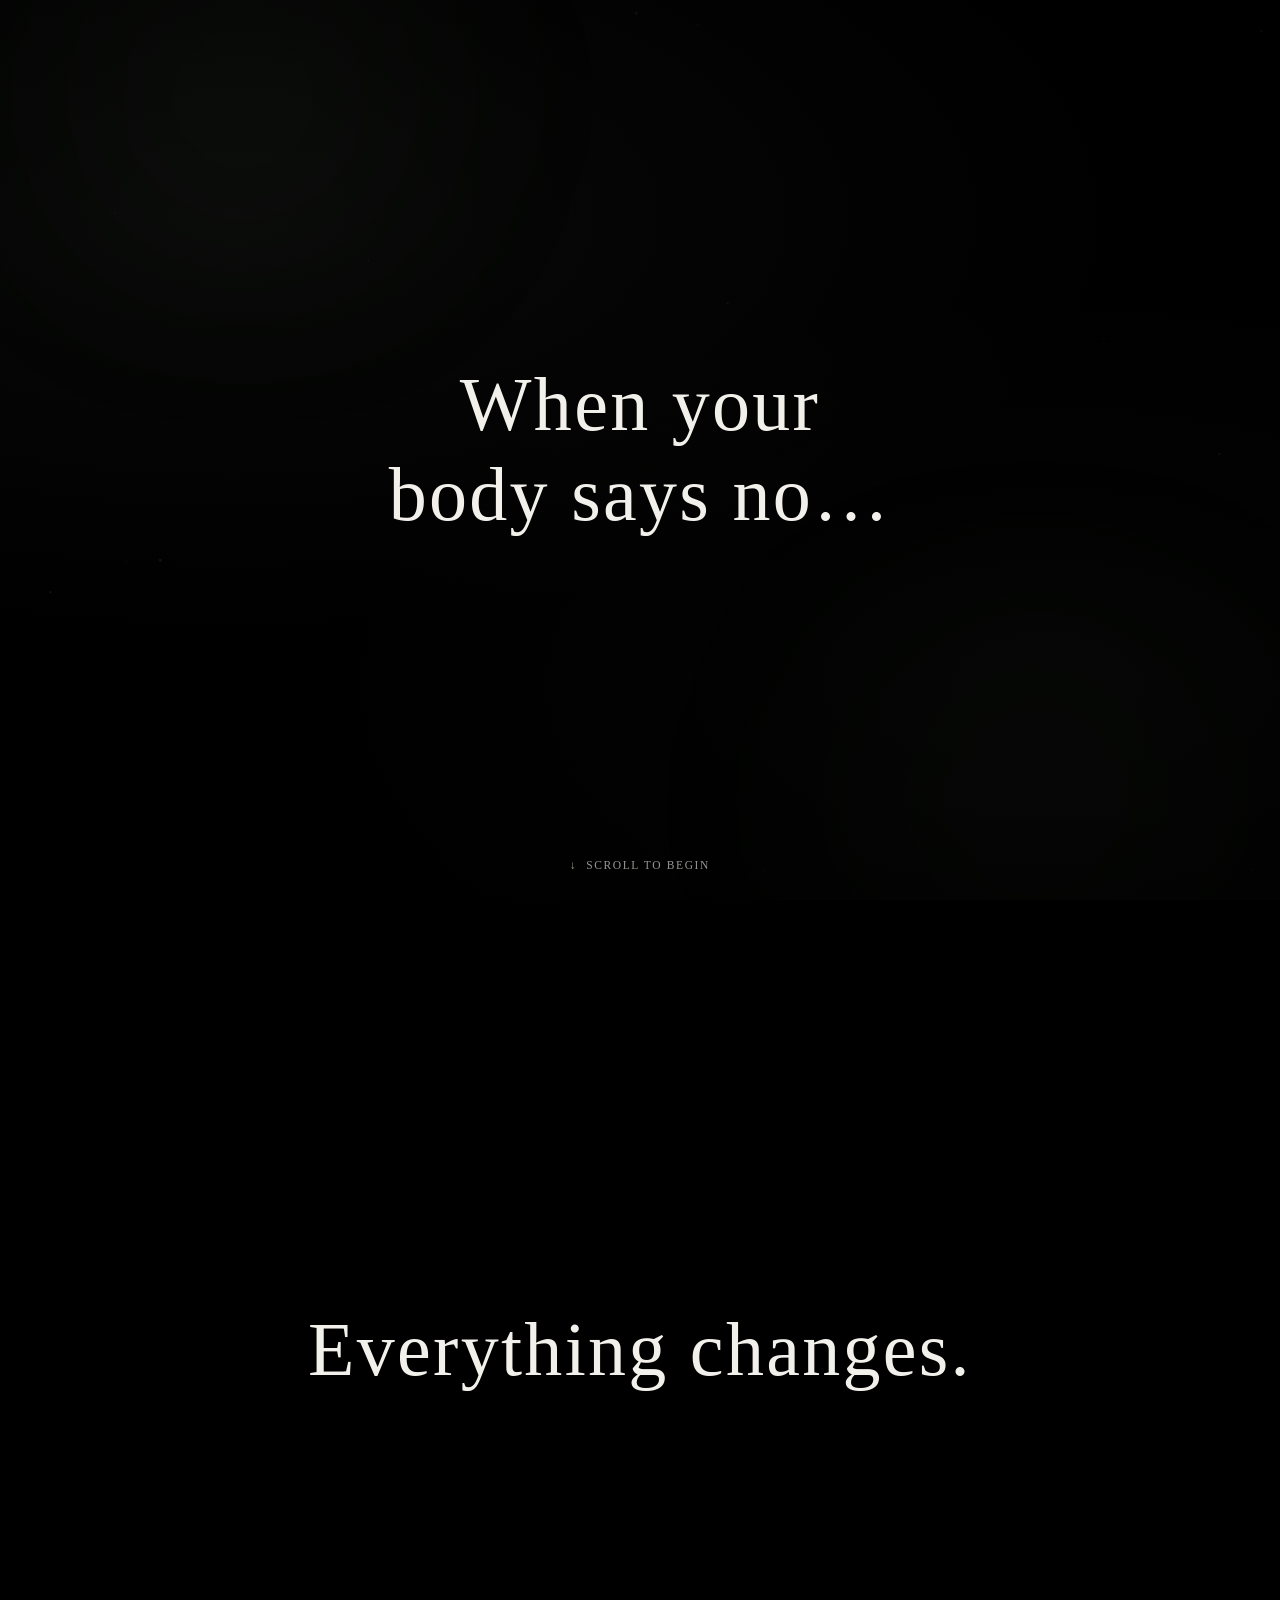
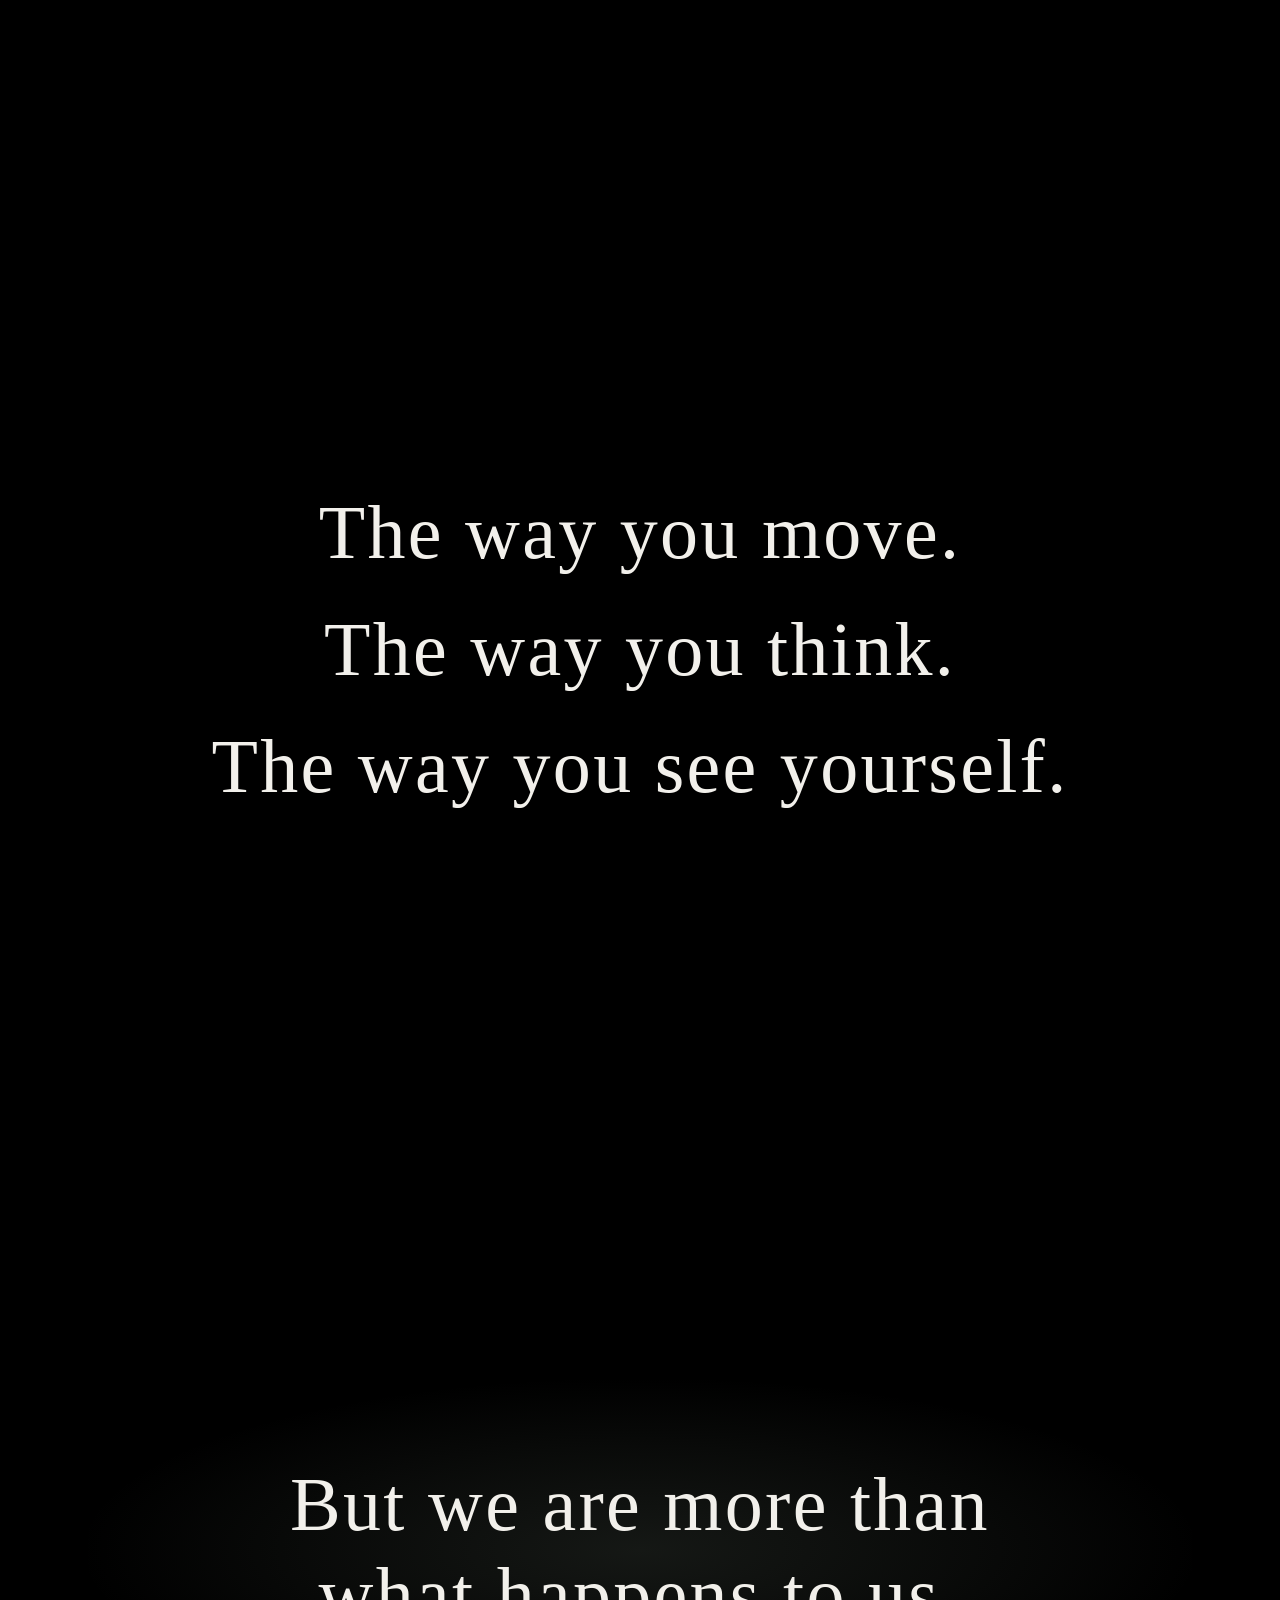
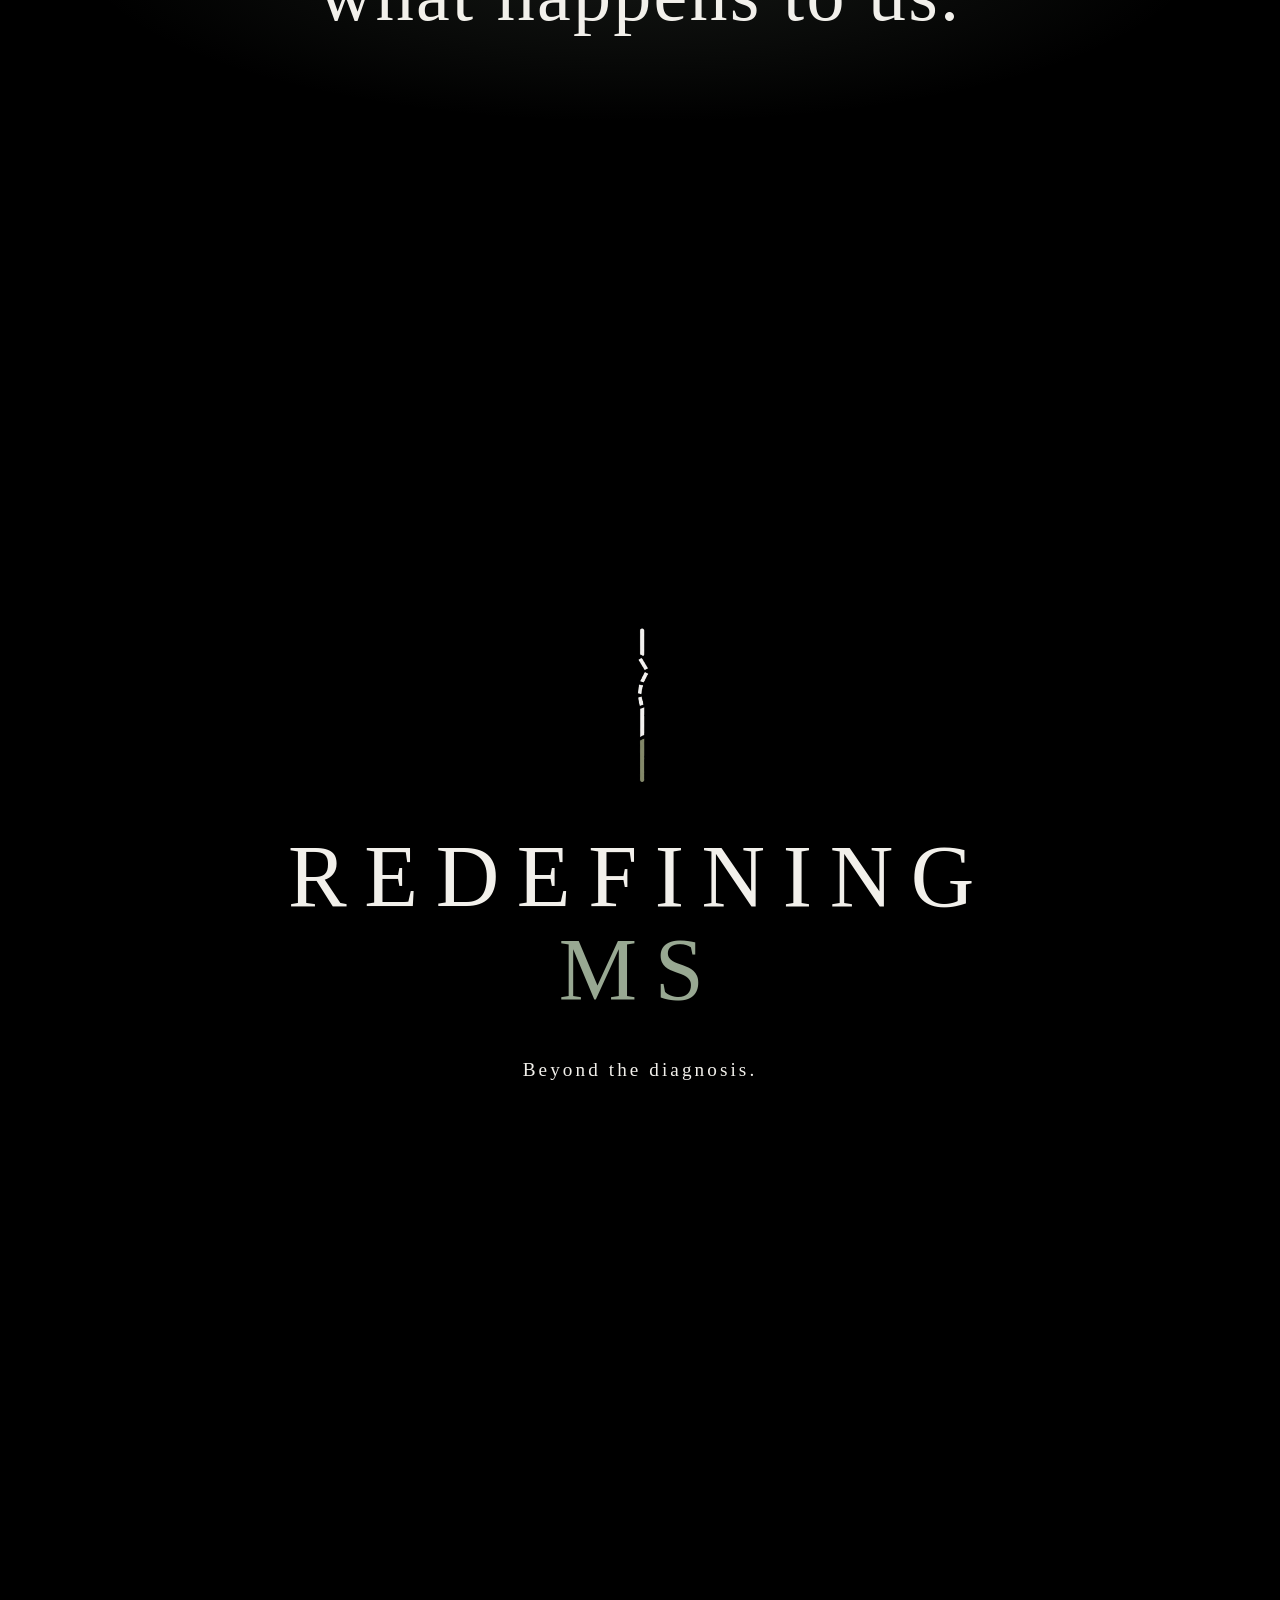
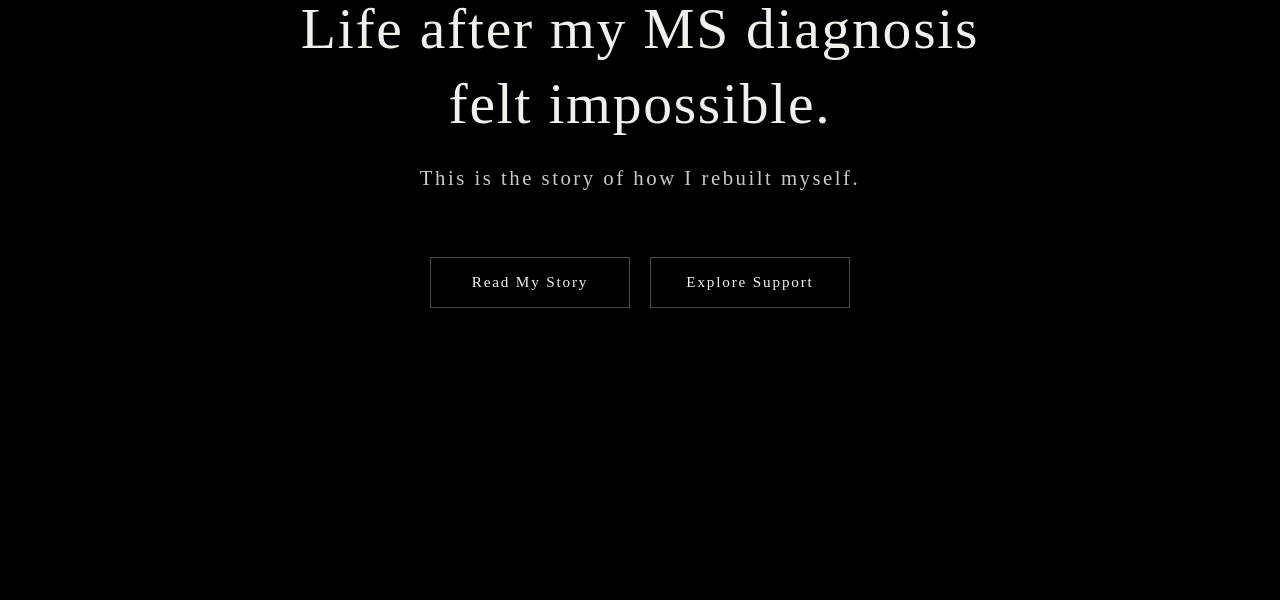
<file: index.html>
<!DOCTYPE html>
<html lang="en">
<head>
  <meta charset="UTF-8">
  <meta name="viewport" content="width=device-width, initial-scale=1.0">
  <title>Redefining MS | Beyond the Diagnosis</title>
  <meta name="description" content="Redefining MS is an honest space for life after MS. Mindset, identity, support, and the work of rebuilding when life changes.">
  <meta name="author" content="Lloyd">
  <meta name="robots" content="index, follow">
  <link rel="icon" href="favicon.png" type="image/png">
  <link rel="icon" href="icon.svg" type="image/svg+xml">
  <link rel="apple-touch-icon" href="favicon.png">
  <link rel="me" href="https://www.instagram.com/redefiningms">
  <meta name="theme-color" content="#000000">
  <meta property="og:locale" content="en_GB">
  <meta property="og:type" content="website">
  <meta property="og:site_name" content="Redefining MS">
  <meta property="og:title" content="Redefining MS | Beyond the Diagnosis">
  <meta property="og:description" content="Redefining MS is an honest space for life after MS. Mindset, identity, support, and the work of rebuilding when life changes.">
  <meta property="og:image" content="book-cover.png">
  <meta property="og:image:alt" content="When My Body Said No book cover">
  <meta name="twitter:card" content="summary_large_image">
  <meta name="twitter:title" content="Redefining MS | Beyond the Diagnosis">
  <meta name="twitter:description" content="Redefining MS is an honest space for life after MS. Mindset, identity, support, and the work of rebuilding when life changes.">
  <meta name="twitter:image" content="book-cover.png">
  <meta name="twitter:image:alt" content="When My Body Said No book cover">
  <script type="application/ld+json">
    {
      "@context": "https://schema.org",
      "@type": "WebSite",
      "name": "Redefining MS",
      "description": "An honest space for life after an MS diagnosis, focused on mindset, identity, support, and rebuilding.",
      "inLanguage": "en-GB",
      "publisher": {
        "@type": "Person",
        "name": "Lloyd",
        "sameAs": "https://www.instagram.com/redefiningms"
      }
    }
  </script>
  <style>
    :root {
      --bg: #000000;
      --text: #f2f0eb;
      --text-sage: #98a892;
      --sage-glow: rgba(131, 148, 131, 0.16);
      --sage-glow-soft: rgba(131, 148, 131, 0.07);
      --reveal-duration: 4.75s;
      --reveal-ease: cubic-bezier(0.22, 1, 0.36, 1);
      --reveal-blur: 11px;
      --screen-gutter: clamp(2rem, 8vw, 5.5rem);
    }

    * {
      box-sizing: border-box;
      margin: 0;
    }

    html {
      scroll-behavior: smooth;
      scroll-snap-type: y mandatory;
    }

    body {
      position: relative;
      min-height: 100%;
      background: var(--bg);
      color: var(--text);
      font-family: "Iowan Old Style", "Palatino Linotype", Palatino, Georgia, serif;
      isolation: isolate;
    }

    .ambient {
      position: fixed;
      inset: 0;
      z-index: 0;
      overflow: hidden;
      pointer-events: none;
      background: var(--bg);
    }

    .ambient__depth,
    .ambient__glow,
    .ambient__particles,
    .ambient__noise {
      position: absolute;
      inset: 0;
    }

    .ambient__depth {
      background:
        radial-gradient(ellipse 120% 80% at 18% 24%, rgba(98, 112, 96, 0.08), transparent 58%),
        radial-gradient(ellipse 90% 70% at 82% 76%, rgba(72, 82, 70, 0.06), transparent 62%);
      transform: translate3d(0, 0, 0);
      will-change: transform;
    }

    .ambient__glow {
      opacity: 0.55;
      filter: blur(72px);
      transform: translate3d(0, 0, 0);
      will-change: transform;
    }

    .ambient__glow--one {
      inset: auto;
      top: -18%;
      left: -10%;
      width: 58%;
      height: 58%;
      background: radial-gradient(circle, rgba(118, 132, 114, 0.12) 0%, transparent 72%);
      animation: ambient-drift-a 42s ease-in-out infinite;
    }

    .ambient__glow--two {
      inset: auto;
      right: -12%;
      bottom: -20%;
      width: 62%;
      height: 62%;
      background: radial-gradient(circle, rgba(88, 98, 86, 0.1) 0%, transparent 74%);
      animation: ambient-drift-b 54s ease-in-out infinite;
    }

    .ambient__particles {
      width: 100%;
      height: 100%;
      opacity: 0.42;
    }

    .ambient__noise {
      opacity: 0.028;
      mix-blend-mode: soft-light;
      background-image: url("data:image/svg+xml,%3Csvg viewBox='0 0 200 200' xmlns='http://www.w3.org/2000/svg'%3E%3Cfilter id='n'%3E%3CfeTurbulence type='fractalNoise' baseFrequency='0.95' numOctaves='3' stitchTiles='stitch'/%3E%3C/filter%3E%3Crect width='100%25' height='100%25' filter='url(%23n)'/%3E%3C/svg%3E");
      background-size: 180px 180px;
      animation: ambient-grain 18s steps(10) infinite;
    }

    @keyframes ambient-drift-a {
      0%,
      100% {
        transform: translate3d(0, 0, 0) scale(1);
      }

      50% {
        transform: translate3d(2.5%, -2%, 0) scale(1.04);
      }
    }

    @keyframes ambient-drift-b {
      0%,
      100% {
        transform: translate3d(0, 0, 0) scale(1);
      }

      50% {
        transform: translate3d(-2%, 2.5%, 0) scale(1.05);
      }
    }

    @keyframes ambient-grain {
      0% {
        transform: translate3d(0, 0, 0);
      }

      100% {
        transform: translate3d(-4%, 3%, 0);
      }
    }

    .visually-hidden {
      position: absolute;
      width: 1px;
      height: 1px;
      padding: 0;
      margin: -1px;
      overflow: hidden;
      clip: rect(0, 0, 0, 0);
      white-space: nowrap;
      border: 0;
    }

    .site-nav {
      position: fixed;
      top: 0;
      left: 0;
      right: 0;
      z-index: 30;
      padding: 0.9rem var(--screen-gutter);
      border-bottom: 1px solid transparent;
      opacity: 0;
      transform: translateY(-0.35rem);
      pointer-events: none;
      transition:
        opacity 0.9s ease,
        transform 0.9s ease,
        background-color 0.9s ease,
        border-color 0.9s ease,
        backdrop-filter 0.9s ease;
    }

    .site-nav.is-visible {
      opacity: 1;
      transform: translateY(0);
      pointer-events: auto;
    }

    .site-nav.is-visible:not(.is-menu-open) {
      background: rgba(0, 0, 0, 0.42);
      border-bottom-color: rgba(152, 168, 146, 0.14);
      backdrop-filter: blur(14px);
      -webkit-backdrop-filter: blur(14px);
    }

    .site-nav.is-menu-open {
      background: transparent;
      border-bottom-color: transparent;
      backdrop-filter: none;
      -webkit-backdrop-filter: none;
    }

    .site-nav.is-menu-open .site-nav__inner {
      position: fixed;
      top: 0;
      right: 0;
      left: 0;
      padding: 0.9rem var(--screen-gutter);
    }

    .site-nav__inner {
      position: relative;
      z-index: 52;
      display: flex;
      align-items: center;
      justify-content: center;
      max-width: 72rem;
      margin: 0 auto;
    }

    .site-nav__toggle {
      display: inline-flex;
      align-items: center;
      gap: 0.7rem;
      padding: 0.35rem 0.15rem;
      border: 0;
      background: transparent;
      color: var(--text);
      cursor: pointer;
    }

    .site-nav__toggle-label {
      font-size: 0.72rem;
      font-weight: 400;
      letter-spacing: 0.16em;
      line-height: 1;
      text-transform: uppercase;
    }

    .site-nav__toggle-lines {
      display: grid;
      gap: 0.35rem;
    }

    .site-nav__toggle-lines span {
      display: block;
      width: 1.15rem;
      height: 1px;
      background: currentColor;
      transition: transform 0.35s ease, opacity 0.35s ease;
    }

    .site-nav.is-menu-open .site-nav__toggle-lines span:nth-child(1) {
      transform: translateY(0.43rem) rotate(45deg);
    }

    .site-nav.is-menu-open .site-nav__toggle-lines span:nth-child(2) {
      opacity: 0;
    }

    .site-nav.is-menu-open .site-nav__toggle-lines span:nth-child(3) {
      transform: translateY(-0.43rem) rotate(-45deg);
    }

    .site-nav__menu {
      position: fixed;
      inset: 0;
      z-index: 50;
      display: grid;
      place-items: center;
      min-height: 100vh;
      min-height: 100dvh;
      padding: var(--screen-gutter);
      background: var(--bg);
      opacity: 0;
      visibility: hidden;
      pointer-events: none;
      transition:
        opacity 0.55s ease,
        visibility 0.55s ease;
    }

    body.is-nav-open .site-nav__menu {
      opacity: 1;
      visibility: visible;
      pointer-events: auto;
    }

    .site-nav__list {
      display: flex;
      flex-direction: column;
      align-items: center;
      gap: clamp(2rem, 4.5vh, 3.25rem);
      list-style: none;
    }

    .site-nav__link {
      color: var(--text);
      font-size: clamp(1.45rem, 4.2vw, 2.35rem);
      font-weight: 400;
      letter-spacing: 0.08em;
      line-height: 1.2;
      text-decoration: none;
      text-transform: none;
      opacity: 0.9;
      transition: color 0.4s ease, opacity 0.4s ease;
    }

    .site-nav__link:hover,
    .site-nav__link:focus-visible {
      color: var(--text-sage);
      opacity: 1;
    }

    .site-nav__link:focus-visible {
      outline: 2px solid var(--text-sage);
      outline-offset: 4px;
    }

    body.is-nav-open {
      overflow: hidden;
    }

    body.is-nav-open .scroll-cue {
      opacity: 0;
    }

    .screen {
      position: relative;
      z-index: 1;
      min-height: 100vh;
      min-height: 100dvh;
      display: grid;
      place-items: center;
      padding: var(--screen-gutter);
      scroll-snap-align: start;
      scroll-snap-stop: always;
    }

    .screen__content {
      width: min(100%, 46rem);
      margin-inline: auto;
    }

    .screen__content--ways {
      width: min(100%, 52rem);
    }

    .screen__line {
      font-size: clamp(2.15rem, 6.4vw, 4.75rem);
      font-weight: 400;
      letter-spacing: 0.03em;
      line-height: 1.18;
      text-align: center;
      text-wrap: balance;
    }

    .screen__line--verse {
      font-size: clamp(1.9rem, 5.4vw, 3.6rem);
      line-height: 1.3;
    }

    .screen__stack--ways {
      gap: clamp(1.35rem, 3.5vh, 2.35rem);
    }

    .screen__line--single {
      white-space: nowrap;
      text-wrap: nowrap;
    }

    @media (max-width: 480px) {
      .screen__line--single {
        font-size: clamp(1.65rem, 5.8vw, 2.15rem);
        letter-spacing: 0.02em;
      }
    }

    .screen__story-heading {
      display: flex;
      flex-direction: column;
      align-items: center;
      gap: clamp(0.85rem, 2.2vh, 1.35rem);
      width: min(100%, 50rem);
    }

    .screen__story-sub {
      max-width: 34rem;
      color: rgba(242, 240, 235, 0.84);
      font-size: clamp(1rem, 2.2vw, 1.3rem);
      font-weight: 400;
      letter-spacing: 0.12em;
      line-height: 1.55;
      text-align: center;
      text-wrap: balance;
    }

    .screen__line--on-load {
      opacity: 0;
      filter: blur(var(--reveal-blur));
      transform: translateY(1.1rem);
      animation: reveal-on-load var(--reveal-duration) var(--reveal-ease) forwards;
    }

    .screen--change {
      --reveal-duration: 2.1s;
      scroll-snap-stop: normal;
    }

    .screen--change .screen__line--in-view {
      filter: none;
      transform: translate3d(0, 1.1rem, 0);
      transition:
        opacity var(--reveal-duration) var(--reveal-ease),
        transform calc(var(--reveal-duration) * 0.9) var(--reveal-ease);
    }

    .screen--change .screen__line--in-view.is-visible {
      filter: none;
      transform: translate3d(0, 0, 0);
    }

    .screen__line--in-view {
      opacity: 0;
      filter: blur(var(--reveal-blur));
      transform: translateY(1.1rem);
      transition:
        opacity var(--reveal-duration) var(--reveal-ease),
        filter var(--reveal-duration) var(--reveal-ease),
        transform calc(var(--reveal-duration) + 0.35s) var(--reveal-ease);
    }

    .screen__line--in-view.is-visible {
      opacity: 1;
      filter: blur(0);
      transform: translateY(0);
    }

    .screen__stack {
      display: flex;
      flex-direction: column;
      align-items: center;
      gap: clamp(1rem, 3vh, 2rem);
    }

    .screen__line--stagger {
      opacity: 0;
      filter: blur(var(--reveal-blur));
      transform: translateY(1rem);
      transition:
        opacity var(--reveal-duration) var(--reveal-ease),
        filter var(--reveal-duration) var(--reveal-ease),
        transform calc(var(--reveal-duration) + 0.35s) var(--reveal-ease);
      transition-delay: var(--delay, 0s);
    }

    .screen--in-view.is-visible .screen__line--stagger {
      opacity: 1;
      filter: blur(0);
      transform: translateY(0);
    }

    .screen__proclamation {
      position: relative;
      isolation: isolate;
    }

    .screen__proclamation::before {
      content: "";
      position: absolute;
      inset: -45% -25%;
      z-index: -1;
      pointer-events: none;
      background: radial-gradient(
        ellipse at center,
        var(--sage-glow) 0%,
        var(--sage-glow-soft) 42%,
        transparent 72%
      );
      opacity: 0;
      transition: opacity 5s ease;
    }

    .screen--in-view.is-visible .screen__proclamation::before {
      opacity: 1;
    }

    .screen__line--lift {
      opacity: 0;
      filter: blur(var(--reveal-blur));
      transform: translateY(1.35rem);
      transition:
        opacity var(--reveal-duration) var(--reveal-ease),
        filter var(--reveal-duration) var(--reveal-ease),
        transform calc(var(--reveal-duration) + 0.35s) var(--reveal-ease);
    }

    .screen--in-view.is-visible .screen__line--lift {
      opacity: 1;
      filter: blur(0);
      transform: translateY(0);
    }

    .screen__title-card {
      display: flex;
      flex-direction: column;
      align-items: center;
      text-align: center;
      gap: clamp(1.75rem, 4.5vh, 3rem);
      width: min(100%, 52rem);
    }

    .screen__title-mark {
      display: block;
      height: clamp(6.5rem, 20vh, 11rem);
      width: auto;
      object-fit: contain;
    }

    .screen__brand {
      font-size: clamp(2.35rem, 7.8vw, 5.5rem);
      font-weight: 400;
      letter-spacing: 0.2em;
      line-height: 1.05;
      text-transform: uppercase;
    }

    .screen__brand-ms {
      color: var(--text-sage);
    }

    .screen__brand-sub {
      font-size: clamp(0.95rem, 2.1vw, 1.2rem);
      font-weight: 400;
      letter-spacing: 0.16em;
      line-height: 1.5;
      text-transform: none;
    }

    .screen__title-piece {
      opacity: 0;
      filter: blur(var(--reveal-blur));
      transform: translateY(1.2rem);
      transition:
        opacity var(--reveal-duration) var(--reveal-ease),
        filter var(--reveal-duration) var(--reveal-ease),
        transform calc(var(--reveal-duration) + 0.5s) var(--reveal-ease);
      transition-delay: var(--delay, 0s);
    }

    .screen--in-view.is-visible .screen__title-piece {
      opacity: 1;
      filter: blur(0);
      transform: translateY(0);
    }

    .screen__cta-card {
      display: flex;
      flex-direction: column;
      align-items: center;
      text-align: center;
      gap: clamp(3rem, 7vh, 4.75rem);
      width: min(100%, 50rem);
    }

    .screen__cta-row {
      display: flex;
      flex-wrap: wrap;
      justify-content: center;
      gap: clamp(0.85rem, 2vw, 1.25rem);
    }

    .screen__cta {
      display: inline-flex;
      align-items: center;
      justify-content: center;
      min-width: 12.5rem;
      padding: 0.95rem 1.85rem;
      border: 1px solid rgba(152, 168, 146, 0.45);
      color: var(--text);
      background: transparent;
      font: inherit;
      font-size: clamp(0.85rem, 1.4vw, 0.95rem);
      letter-spacing: 0.12em;
      line-height: 1.2;
      text-decoration: none;
      transition:
        color 0.5s ease,
        border-color 0.5s ease,
        background-color 0.5s ease,
        transform 0.5s ease;
    }

    .screen__cta:hover,
    .screen__cta:focus-visible {
      border-color: var(--text-sage);
      background: rgba(152, 168, 146, 0.1);
      transform: translateY(-2px);
    }

    .screen__cta:focus-visible {
      outline: 2px solid var(--text-sage);
      outline-offset: 3px;
    }

    .scroll-cue {
      position: fixed;
      left: 50%;
      bottom: clamp(1.25rem, 3vh, 2.25rem);
      z-index: 25;
      display: flex;
      align-items: center;
      gap: 0.55rem;
      color: rgba(242, 240, 235, 0.62);
      font-size: 0.72rem;
      font-weight: 400;
      letter-spacing: 0.14em;
      line-height: 1.2;
      text-transform: uppercase;
      transform: translateX(-50%);
      opacity: 1;
      pointer-events: none;
      transition: opacity 0.9s ease;
    }

    .scroll-cue.is-hidden {
      opacity: 0;
    }

    .scroll-cue__label {
      transition: opacity 0.55s ease;
    }

    .scroll-cue__arrow {
      display: inline-block;
      color: var(--text-sage);
      animation: scroll-cue-bob 3.2s ease-in-out infinite;
    }

    @keyframes scroll-cue-bob {
      0%,
      100% {
        transform: translateY(0);
      }

      50% {
        transform: translateY(0.28rem);
      }
    }

    @keyframes reveal-on-load {
      from {
        opacity: 0;
        filter: blur(var(--reveal-blur));
        transform: translateY(1.1rem);
      }

      to {
        opacity: 1;
        filter: blur(0);
        transform: translateY(0);
      }
    }

    @media (prefers-reduced-motion: reduce) {
      html {
        scroll-behavior: auto;
      }

      .ambient__glow--one,
      .ambient__glow--two,
      .ambient__noise {
        animation: none;
      }

      .ambient__particles {
        display: none;
      }

      .screen__line--on-load {
        animation: none;
        opacity: 1;
        filter: none;
        transform: none;
      }

      .screen__line--in-view,
      .screen__line--stagger,
      .screen__line--lift,
      .screen__title-piece {
        opacity: 1;
        filter: none;
        transform: none;
        transition: none;
      }

      .screen__proclamation::before {
        opacity: 1;
        transition: none;
      }

      .site-nav {
        transform: none;
        transition: none;
      }

      .scroll-cue__arrow {
        animation: none;
      }
    }

  </style>
  <link rel="stylesheet" href="css/site-nav.css">
</head>
<body>
  <div class="ambient" aria-hidden="true">
    <div class="ambient__depth"></div>
    <div class="ambient__glow ambient__glow--one"></div>
    <div class="ambient__glow ambient__glow--two"></div>
    <canvas class="ambient__particles"></canvas>
    <div class="ambient__noise"></div>
  </div>

  <header class="site-nav" id="site-nav" aria-hidden="true">
    <div class="site-nav__inner">
      <button type="button" class="site-nav__toggle" aria-expanded="false" aria-controls="site-nav-menu">
        <span class="site-nav__toggle-label" id="site-nav-toggle-label">Menu</span>
        <span class="site-nav__toggle-lines" aria-hidden="true">
          <span></span>
          <span></span>
          <span></span>
        </span>
      </button>
    </div>
  </header>

  <nav id="site-nav-menu" class="site-nav__menu" aria-label="Primary" aria-hidden="true">
    <ul class="site-nav__list">
      <li><a class="site-nav__link" href="index.html" aria-current="page">Home</a></li>
      <li><a class="site-nav__link" href="my-story.html">My Story</a></li>
      <li><a class="site-nav__link" href="the-book.html">The Book</a></li>
      <li><a class="site-nav__link" href="support.html">Support</a></li>
      <li><a class="site-nav__link" href="https://www.instagram.com/redefiningms" target="_blank" rel="noopener noreferrer">Connect</a></li>
    </ul>
  </nav>

  <p class="scroll-cue" id="scroll-cue" aria-hidden="true">
    <span class="scroll-cue__arrow" aria-hidden="true">↓</span>
    <span class="scroll-cue__label" id="scroll-cue-label">Scroll to begin</span>
  </p>

  <main class="screen screen--opening">
    <div class="screen__content">
      <p class="screen__line screen__line--on-load">When your body says no…</p>
    </div>
  </main>

  <section class="screen screen--change screen--in-view" aria-label="Everything changes">
    <div class="screen__content">
      <p class="screen__line screen__line--in-view">Everything changes.</p>
    </div>
  </section>

  <section class="screen screen--ways screen--in-view" aria-label="The way you move, think, and see yourself">
    <div class="screen__content screen__content--ways">
      <div class="screen__stack screen__stack--ways">
        <p class="screen__line screen__line--stagger" style="--delay: 0s">The way you move.</p>
        <p class="screen__line screen__line--stagger" style="--delay: 0.75s">The way you think.</p>
        <p class="screen__line screen__line--stagger screen__line--single" style="--delay: 1.5s">The way you see yourself.</p>
      </div>
    </div>
  </section>

  <section class="screen screen--identity screen--in-view" aria-label="We are more than what happens to us">
    <div class="screen__content">
      <div class="screen__proclamation">
        <p class="screen__line screen__line--lift">But we are more than what happens to us.</p>
      </div>
    </div>
  </section>

  <section class="screen screen--brand screen--in-view" aria-labelledby="brand-title">
    <div class="screen__title-card">
      <img class="screen__title-mark screen__title-piece" src="icon.svg" alt="" aria-hidden="true" style="--delay: 0s">
      <h1 id="brand-title" class="screen__brand screen__title-piece" style="--delay: 0.65s">
        REDEFINING <span class="screen__brand-ms">MS</span>
      </h1>
      <p class="screen__brand-sub screen__title-piece" style="--delay: 1.35s">Beyond the diagnosis.</p>
    </div>
  </section>

  <section class="screen screen--invitation screen--in-view" aria-labelledby="invitation-story">
    <div class="screen__cta-card">
      <div class="screen__story-heading">
        <p id="invitation-story" class="screen__line screen__line--verse screen__title-piece" style="--delay: 0s">Life after my MS diagnosis<br>felt impossible.</p>
        <p class="screen__story-sub screen__title-piece" style="--delay: 0.55s">This is the story of how I rebuilt myself.</p>
      </div>
      <div class="screen__cta-row screen__title-piece" style="--delay: 1.1s">
        <a class="screen__cta" href="my-story.html">Read My Story</a>
        <a class="screen__cta" href="support.html">Explore Support</a>
      </div>
    </div>
  </section>

  <script>
    const revealTargets = document.querySelectorAll(".screen__line--in-view, .screen--in-view");
    const openingScreen = document.querySelector(".screen--opening");
    const invitationScreen = document.querySelector(".screen--invitation");
    const scrollCue = document.getElementById("scroll-cue");
    const scrollCueLabel = document.getElementById("scroll-cue-label");
    const siteNav = document.getElementById("site-nav");
    const navToggle = document.querySelector(".site-nav__toggle");
    const navToggleLabel = document.getElementById("site-nav-toggle-label");
    const navMenu = document.getElementById("site-nav-menu");
    const mobileNavQuery = window.matchMedia("(max-width: 767px)");
    const reducedMotionQuery = window.matchMedia("(prefers-reduced-motion: reduce)");
    const ambientDepth = document.querySelector(".ambient__depth");
    const ambientCanvas = document.querySelector(".ambient__particles");

    const setNavVisible = (visible) => {
      siteNav.classList.toggle("is-visible", visible);
      siteNav.setAttribute("aria-hidden", String(!visible));

      if (!visible) {
        setMenuOpen(false);
      }
    };

    const setMenuOpen = (open) => {
      siteNav.classList.toggle("is-menu-open", open);
      navToggle.setAttribute("aria-expanded", String(open));
      document.body.classList.toggle("is-nav-open", open);
      navMenu.setAttribute("aria-hidden", String(!open));

      if (navToggleLabel) {
        navToggleLabel.textContent = open ? "Close" : "Menu";
      }
    };

    const setScrollCueVisible = (visible) => {
      if (!scrollCue) {
        return;
      }

      scrollCue.classList.toggle("is-hidden", !visible);
      scrollCue.setAttribute("aria-hidden", String(!visible));
    };

    const updateScrollCue = () => {
      if (!scrollCue || !scrollCueLabel || !openingScreen) {
        return;
      }

      if (invitationScreen) {
        const invitationRect = invitationScreen.getBoundingClientRect();

        if (invitationRect.top <= window.innerHeight * 0.72) {
          setScrollCueVisible(false);
          return;
        }
      }

      setScrollCueVisible(true);

      const pastOpening = openingScreen.getBoundingClientRect().bottom <= window.innerHeight * 0.84;
      const nextLabel = pastOpening ? "Continue scrolling" : "Scroll to begin";

      if (scrollCueLabel.textContent !== nextLabel) {
        scrollCueLabel.textContent = nextLabel;
      }
    };

    if (!reducedMotionQuery.matches) {
      const revealObserver = new IntersectionObserver(
        (entries) => {
          entries.forEach((entry) => {
            if (!entry.isIntersecting) {
              return;
            }

            entry.target.classList.add("is-visible");
            revealObserver.unobserve(entry.target);
          });
        },
        {
          threshold: 0.45,
        }
      );

      const changeObserver = new IntersectionObserver(
        (entries) => {
          entries.forEach((entry) => {
            if (!entry.isIntersecting) {
              return;
            }

            entry.target.classList.add("is-visible");
            changeObserver.unobserve(entry.target);
          });
        },
        {
          threshold: 0.18,
          rootMargin: "0px 0px -6% 0px",
        }
      );

      revealTargets.forEach((target) => {
        if (target.classList.contains("screen--change") || target.closest(".screen--change")) {
          changeObserver.observe(target);
          return;
        }

        revealObserver.observe(target);
      });
    } else {
      revealTargets.forEach((target) => target.classList.add("is-visible"));
    }

    if (openingScreen && siteNav) {
      const navObserver = new IntersectionObserver(
        ([entry]) => {
          setNavVisible(entry.boundingClientRect.bottom <= 72);
        },
        {
          threshold: [0, 0.15, 0.35, 0.65, 1],
        }
      );

      navObserver.observe(openingScreen);
    }

    updateScrollCue();

    let scrollCueTicking = false;

    window.addEventListener(
      "scroll",
      () => {
        if (scrollCueTicking) {
          return;
        }

        scrollCueTicking = true;
        window.requestAnimationFrame(() => {
          updateScrollCue();
          scrollCueTicking = false;
        });
      },
      { passive: true }
    );

    window.addEventListener("resize", updateScrollCue);

    navToggle.addEventListener("click", () => {
      setMenuOpen(!siteNav.classList.contains("is-menu-open"));
    });

    navMenu.addEventListener("click", (event) => {
      if (event.target.closest(".site-nav__link")) {
        setMenuOpen(false);
      }
    });

    document.addEventListener("keydown", (event) => {
      if (event.key === "Escape") {
        setMenuOpen(false);
      }
    });

    mobileNavQuery.addEventListener("change", () => {
      setMenuOpen(false);
    });

    const initAmbientParticles = () => {
      if (!ambientCanvas || reducedMotionQuery.matches) {
        return;
      }

      const context = ambientCanvas.getContext("2d");
      let width = 0;
      let height = 0;
      const particles = [];
      const particleCount = 28;

      const resizeCanvas = () => {
        width = ambientCanvas.clientWidth;
        height = ambientCanvas.clientHeight;
        ambientCanvas.width = Math.floor(width * window.devicePixelRatio);
        ambientCanvas.height = Math.floor(height * window.devicePixelRatio);
        context.setTransform(window.devicePixelRatio, 0, 0, window.devicePixelRatio, 0, 0);
      };

      const createParticle = () => ({
        x: Math.random() * width,
        y: Math.random() * height,
        radius: Math.random() * 1.1 + 0.35,
        driftX: (Math.random() - 0.5) * 0.08,
        driftY: (Math.random() - 0.5) * 0.06,
        alpha: Math.random() * 0.16 + 0.04,
      });

      const resetParticles = () => {
        particles.length = 0;

        for (let index = 0; index < particleCount; index += 1) {
          particles.push(createParticle());
        }
      };

      const drawParticles = () => {
        context.clearRect(0, 0, width, height);

        particles.forEach((particle) => {
          particle.x += particle.driftX;
          particle.y += particle.driftY;

          if (particle.x < -8) {
            particle.x = width + 8;
          }

          if (particle.x > width + 8) {
            particle.x = -8;
          }

          if (particle.y < -8) {
            particle.y = height + 8;
          }

          if (particle.y > height + 8) {
            particle.y = -8;
          }

          context.beginPath();
          context.fillStyle = `rgba(214, 210, 200, ${particle.alpha})`;
          context.arc(particle.x, particle.y, particle.radius, 0, Math.PI * 2);
          context.fill();
        });
      };

      const tick = () => {
        drawParticles();
        window.requestAnimationFrame(tick);
      };

      resizeCanvas();
      resetParticles();
      tick();

      window.addEventListener("resize", () => {
        resizeCanvas();
        resetParticles();
      });
    };

    const initAmbientDepth = () => {
      if (reducedMotionQuery.matches || !ambientDepth) {
        return;
      }

      let ticking = false;

      const updateDepth = () => {
        ambientDepth.style.transform = `translate3d(0, ${window.scrollY * 0.04}px, 0)`;
        ticking = false;
      };

      window.addEventListener(
        "scroll",
        () => {
          if (ticking) {
            return;
          }

          ticking = true;
          window.requestAnimationFrame(updateDepth);
        },
        { passive: true }
      );

      updateDepth();
    };

    initAmbientParticles();
    initAmbientDepth();
  </script>
</body>
</html>
</file>
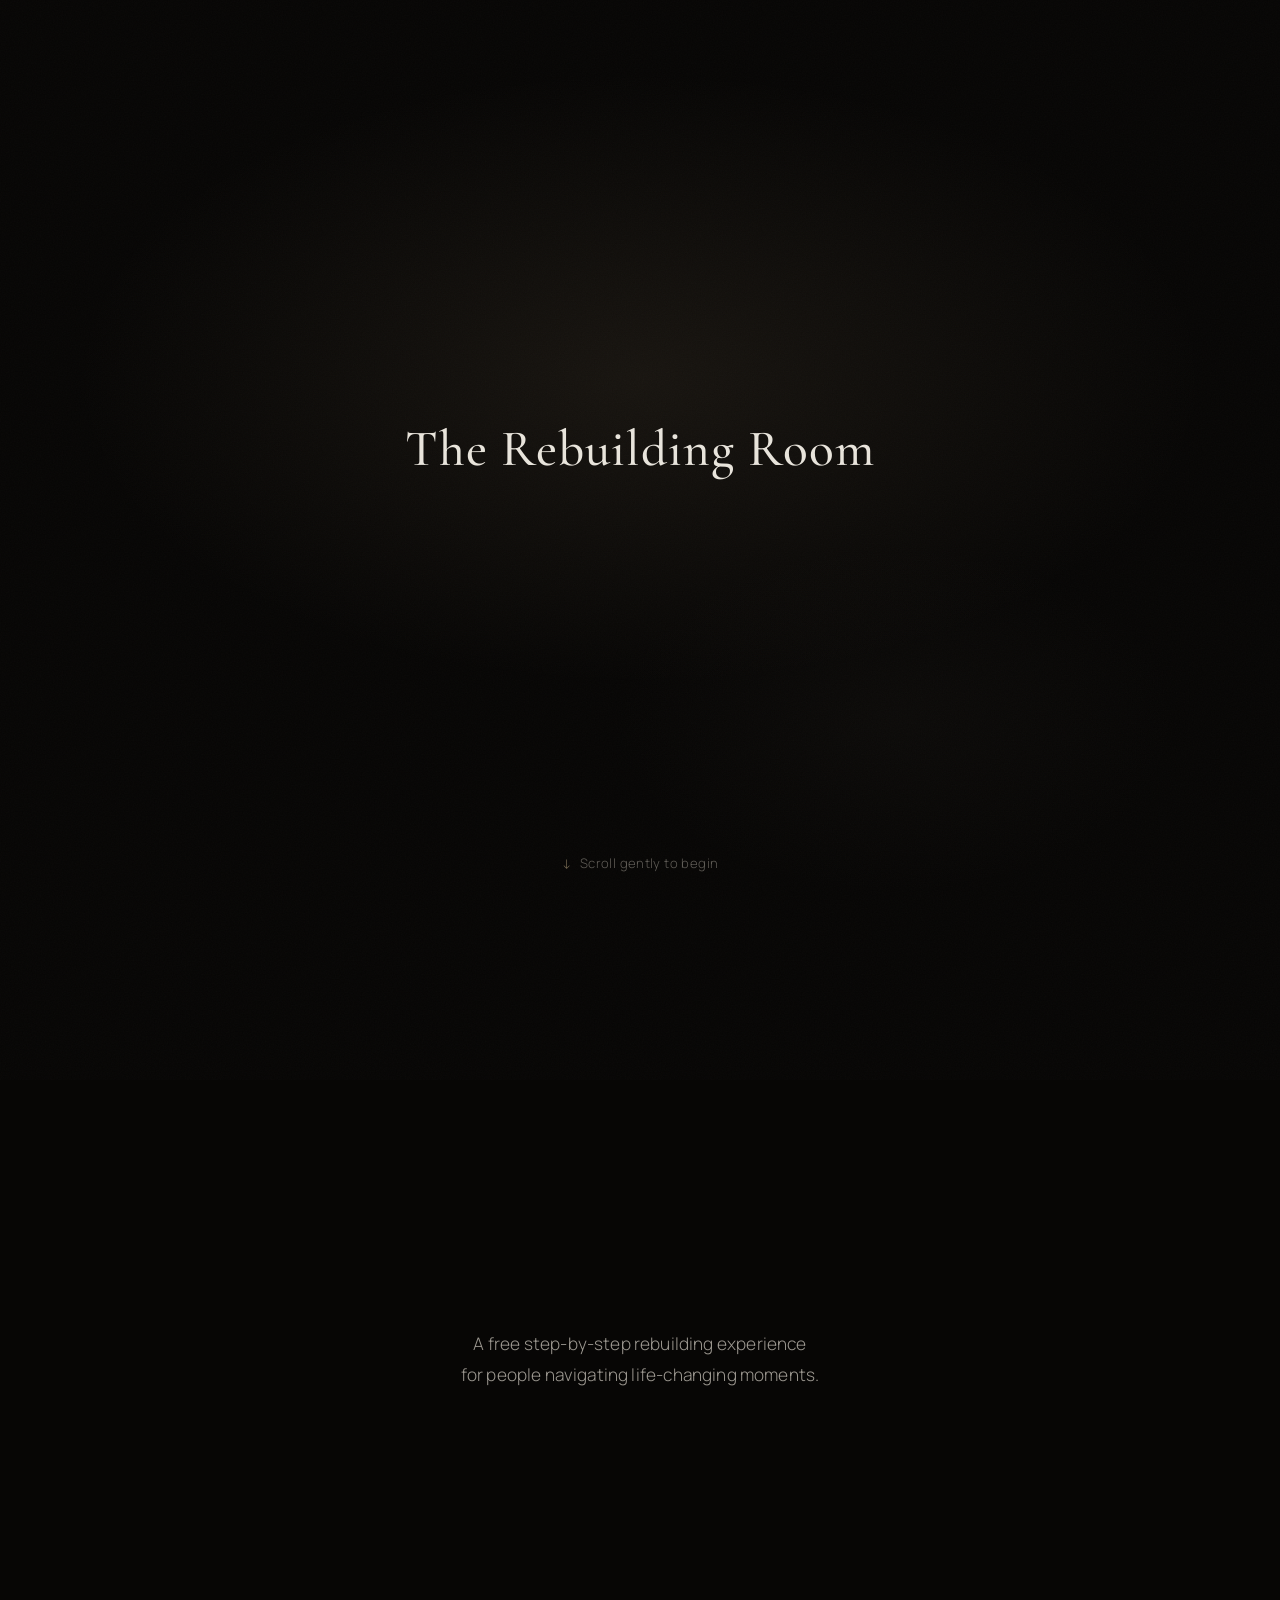
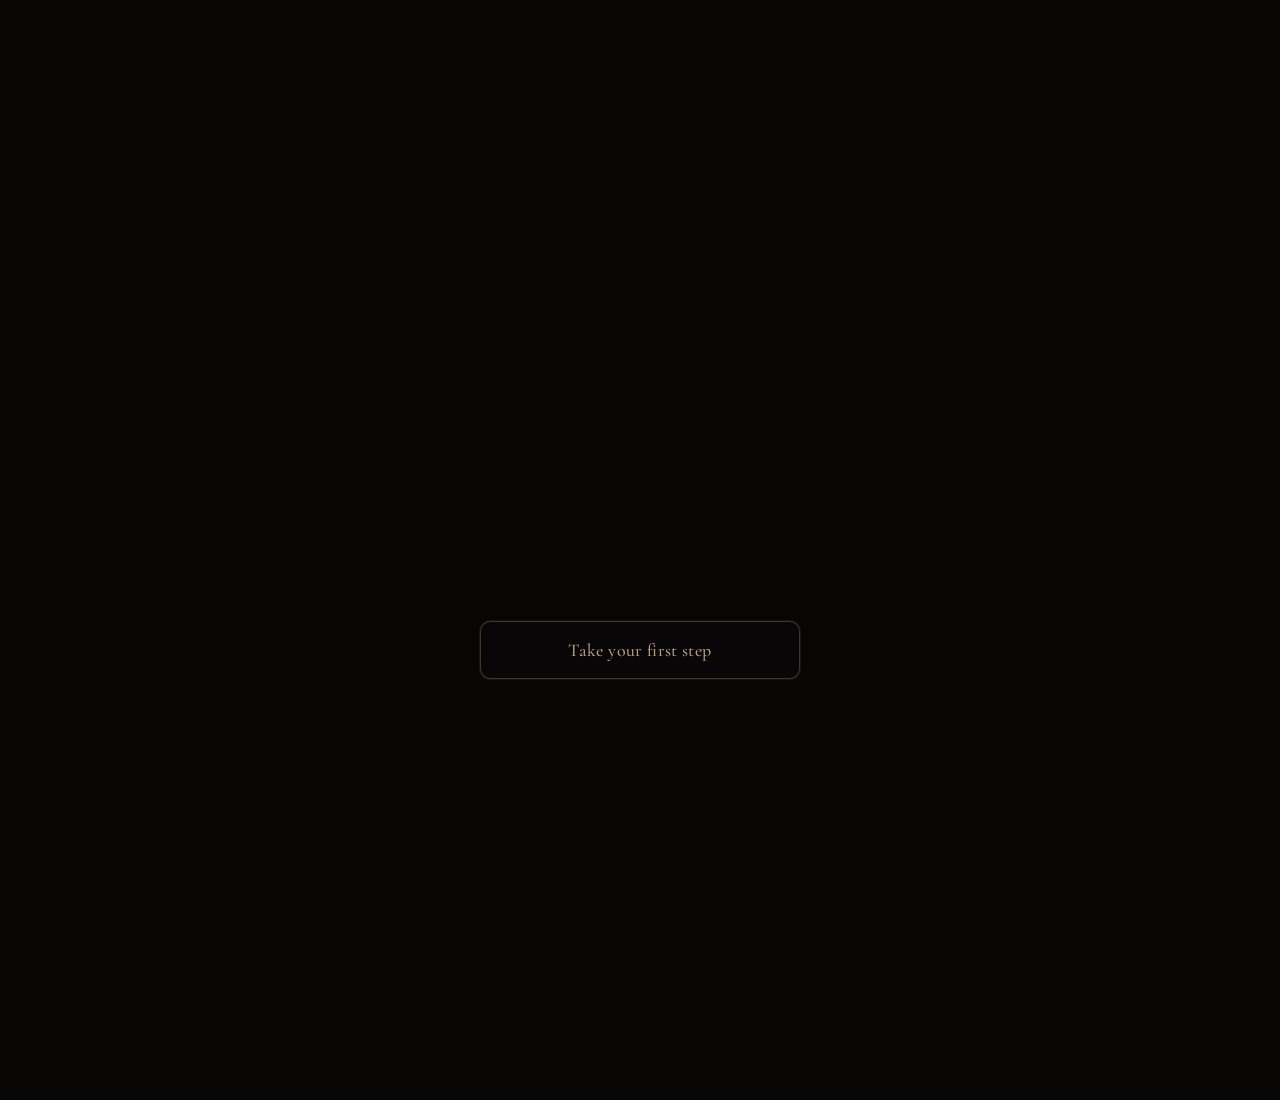
<file: the-rebuilding-room/index.html>
<!DOCTYPE html>
<html lang="en">
<head>
  <meta charset="UTF-8">
  <meta name="viewport" content="width=device-width, initial-scale=1, viewport-fit=cover">
  <title>The Rebuilding Room</title>
  <meta name="description" content="A free step-by-step rebuilding experience for people navigating life-changing moments.">
  <meta name="author" content="Lloyd">
  <meta name="robots" content="index, follow">
  <meta name="theme-color" content="#070605">
  <meta property="og:locale" content="en_GB">
  <meta property="og:type" content="website">
  <meta property="og:site_name" content="The Rebuilding Room">
  <meta property="og:title" content="The Rebuilding Room">
  <meta property="og:description" content="A free step-by-step rebuilding experience for people navigating life-changing moments.">
  <meta name="twitter:card" content="summary">
  <meta name="twitter:title" content="The Rebuilding Room">
  <meta name="twitter:description" content="A free step-by-step rebuilding experience for people navigating life-changing moments.">
  <link rel="stylesheet" href="css/coaching-theme.css">
  <script type="application/ld+json">
    {
      "@context": "https://schema.org",
      "@graph": [
        {
          "@type": "WebSite",
          "name": "The Rebuilding Room",
          "description": "A free step-by-step rebuilding experience for people navigating life-changing moments.",
          "inLanguage": "en-GB"
        },
        {
          "@type": "Course",
          "name": "The Rebuilding Room",
          "description": "A free step-by-step rebuilding experience for people navigating life-changing moments.",
          "isAccessibleForFree": true,
          "provider": {
            "@type": "Person",
            "name": "Lloyd"
          },
          "inLanguage": "en-GB"
        }
      ]
    }
  </script>
  <style>
    :root {
      --text-muted: var(--text-quiet);
      --gold: var(--accent);
      --gold-soft: var(--accent-mid);
      --screen-gutter: clamp(1.1rem, 5vw, 4rem);
      --reveal-duration: 2.2s;
      --reveal-ease: var(--ease-soft);
      --reveal-blur: 7px;
    }

    * {
      box-sizing: border-box;
      margin: 0;
    }

    html {
      scroll-behavior: smooth;
      scroll-snap-type: y mandatory;
    }

    body {
      min-height: 100%;
      background: var(--bg-base);
      color: var(--text);
      font-family: var(--font-body);
      font-weight: 300;
    }

    .room-backdrop {
      position: fixed;
      inset: 0;
      z-index: 0;
      pointer-events: none;
      background:
        radial-gradient(ellipse 65% 50% at 50% 42%, var(--accent-glow), transparent 68%),
        radial-gradient(ellipse 40% 35% at 70% 80%, rgba(100, 90, 78, 0.06), transparent 55%),
        var(--bg-base);
      animation: coaching-ambient 32s var(--ease-soft) infinite;
    }

    .room-grain {
      position: fixed;
      inset: -20%;
      z-index: 1;
      pointer-events: none;
      opacity: 0.028;
      background-image: url("data:image/svg+xml,%3Csvg viewBox='0 0 200 200' xmlns='http://www.w3.org/2000/svg'%3E%3Cfilter id='n'%3E%3CfeTurbulence type='fractalNoise' baseFrequency='0.85' numOctaves='3' stitchTiles='stitch'/%3E%3C/filter%3E%3Crect width='100%25' height='100%25' filter='url(%23n)'/%3E%3C/svg%3E");
      background-size: 220px 220px;
      animation: room-grain 22s steps(10) infinite;
    }

    @keyframes room-grain {
      0% {
        transform: translate3d(0, 0, 0);
      }

      100% {
        transform: translate3d(-3%, 2%, 0);
      }
    }

    .room-scroll {
      position: relative;
      z-index: 1;
      padding-bottom: max(0px, env(safe-area-inset-bottom, 0px));
    }

    .room-screen {
      position: relative;
      z-index: 1;
      display: grid;
      place-items: center;
      min-height: 100vh;
      min-height: 100dvh;
      padding: max(var(--screen-gutter), env(safe-area-inset-top, 0px))
        max(var(--screen-gutter), env(safe-area-inset-right, 0px))
        max(var(--screen-gutter), env(safe-area-inset-bottom, 0px))
        max(var(--screen-gutter), env(safe-area-inset-left, 0px));
      scroll-snap-align: start;
      scroll-snap-stop: always;
    }

    .room-screen__inner {
      width: min(100%, 40rem);
      margin-inline: auto;
      text-align: center;
    }

    .room-screen__title {
      color: var(--text);
      font-family: var(--font-display);
      font-size: clamp(2rem, 5.8vw, 3.2rem);
      font-weight: 500;
      letter-spacing: var(--heading-tracking, 0.02em);
      line-height: 1.12;
      text-wrap: balance;
    }

    .room-screen__line--on-load {
      opacity: 0;
      filter: blur(var(--reveal-blur));
      transform: translateY(1.1rem);
      animation: room-reveal-on-load var(--reveal-duration) var(--reveal-ease) forwards;
    }

    .room-screen__lead {
      margin-top: 1.15rem;
      color: var(--text-muted);
      font-size: clamp(0.98rem, 1.75vw, 1.08rem);
      font-weight: 300;
      line-height: 1.82;
      letter-spacing: 0.01em;
      text-wrap: balance;
    }

    .room-screen__line--in-view {
      opacity: 0;
      filter: blur(var(--reveal-blur));
      transform: translateY(1.1rem);
      transition:
        opacity var(--reveal-duration) var(--reveal-ease),
        filter var(--reveal-duration) var(--reveal-ease),
        transform calc(var(--reveal-duration) + 0.35s) var(--reveal-ease);
    }

    .room-screen--reveal.is-visible .room-screen__line--in-view {
      opacity: 1;
      filter: blur(0);
      transform: translateY(0);
    }

    .room-screen__cta-wrap {
      display: flex;
      justify-content: center;
    }

    .room-scroll-cue {
      position: fixed;
      left: 50%;
      bottom: max(clamp(1.25rem, 3vh, 2.25rem), env(safe-area-inset-bottom, 0px));
      z-index: 25;
      display: flex;
      align-items: center;
      gap: 0.55rem;
      color: var(--text-faint);
      font-size: 0.82rem;
      font-weight: 300;
      letter-spacing: 0.03em;
      line-height: 1.35;
      transform: translateX(-50%);
      opacity: 1;
      pointer-events: none;
      transition: opacity var(--dur-medium) var(--ease-soft);
    }

    .room-scroll-cue.is-hidden {
      opacity: 0;
    }

    .room-scroll-cue__arrow {
      display: inline-block;
      color: var(--accent);
      opacity: 0.65;
      animation: room-scroll-cue-bob 4.5s var(--ease-soft) infinite;
    }

    @keyframes room-scroll-cue-bob {
      0%,
      100% {
        transform: translateY(0);
      }

      50% {
        transform: translateY(0.2rem);
      }
    }

    @keyframes room-reveal-on-load {
      from {
        opacity: 0;
        filter: blur(var(--reveal-blur));
        transform: translateY(1.1rem);
      }

      to {
        opacity: 1;
        filter: blur(0);
        transform: translateY(0);
      }
    }

    .room-landing__cta {
      display: inline-flex;
      align-items: center;
      justify-content: center;
      gap: 0.45rem;
      min-width: min(100%, 20rem);
      min-height: max(3.15rem, 44px);
      touch-action: manipulation;
      padding: 1.05rem 1.5rem;
      border: 1px solid var(--line-strong);
      border-radius: 0.65rem;
      color: var(--accent);
      background: rgba(12, 11, 10, 0.35);
      box-shadow: 0 0 0 1px var(--accent-glow);
      font-family: var(--font-display);
      font-size: clamp(1rem, 2.2vw, 1.12rem);
      font-weight: 500;
      letter-spacing: var(--heading-tracking, 0.02em);
      line-height: 1.25;
      text-decoration: none;
      cursor: pointer;
      transition:
        color var(--dur-short) var(--ease-out),
        border-color var(--dur-short) var(--ease-out),
        box-shadow var(--dur-medium) var(--ease-soft),
        transform var(--dur-medium) var(--ease-soft);
    }

    .room-landing__cta:hover,
    .room-landing__cta:focus-visible {
      border-color: var(--accent);
      color: var(--text);
      box-shadow: 0 0 0 1px var(--line), 0 1rem 2.5rem rgba(0, 0, 0, 0.35);
      transform: translate3d(0, -2px, 0);
    }

    .room-landing__cta:focus-visible {
      outline: 2px solid var(--line-strong);
      outline-offset: 4px;
    }

    .landing-blackout {
      position: fixed;
      inset: 0;
      z-index: 60;
      background: #000;
      opacity: 0;
      visibility: hidden;
      pointer-events: none;
      transition: opacity 0.45s var(--ease-soft), visibility 0.45s var(--ease-soft);
    }

    .landing-blackout.is-active {
      opacity: 1;
      visibility: visible;
      pointer-events: auto;
    }

    .landing-blackout__inner {
      position: absolute;
      inset: 0;
      display: grid;
      align-content: end;
      justify-items: center;
      min-height: 100%;
      padding: clamp(1.75rem, 6vw, 4rem);
      padding-bottom: max(clamp(3.25rem, 14vh, 7.5rem), env(safe-area-inset-bottom, 0px));
    }

    .landing-intro-stage {
      position: relative;
      width: min(62vw, 520px);
      aspect-ratio: 1 / 1;
      display: grid;
      place-items: center;
    }

    .landing-intro-logo {
      position: relative;
      width: 100%;
      height: 100%;
      opacity: 0;
      transform: translateY(2px) scale(0.992);
      filter: drop-shadow(0 0 0 rgba(0, 0, 0, 0));
      transition: opacity 600ms var(--ease-soft), transform 900ms var(--ease-soft);
      will-change: opacity, transform, filter;
    }

    .landing-intro-logo__clip {
      width: 100%;
      height: 100%;
      overflow: hidden;
      clip-path: inset(100% 0% 0% 0% round 0px);
      will-change: clip-path;
    }

    .landing-intro-logo__clip img {
      width: 100%;
      height: 100%;
      display: block;
      transform: translateY(6%);
      -webkit-user-drag: none;
      user-select: none;
      -webkit-mask-image: linear-gradient(
        to top,
        rgba(0, 0, 0, 1) 0%,
        rgba(0, 0, 0, 1) 82%,
        rgba(0, 0, 0, 0) 100%
      );
      mask-image: linear-gradient(
        to top,
        rgba(0, 0, 0, 1) 0%,
        rgba(0, 0, 0, 1) 82%,
        rgba(0, 0, 0, 0) 100%
      );
    }

    .landing-intro-logo::before {
      content: "";
      position: absolute;
      inset: -14%;
      background:
        radial-gradient(60% 60% at 50% 45%, rgba(245, 237, 223, 0.08), rgba(0, 0, 0, 0) 62%),
        radial-gradient(70% 70% at 50% 50%, rgba(211, 176, 108, 0.09), rgba(0, 0, 0, 0) 64%);
      opacity: 0;
      filter: blur(18px);
      transform: scale(0.98);
      transition: opacity 900ms var(--ease-soft), transform 1200ms var(--ease-soft);
      pointer-events: none;
    }

    .landing-intro-logo::after {
      content: "";
      position: absolute;
      inset: -10%;
      opacity: 0;
      pointer-events: none;
      mix-blend-mode: screen;
      background:
        radial-gradient(80% 80% at 45% 40%, rgba(245, 237, 223, 0.14), rgba(0, 0, 0, 0) 58%),
        radial-gradient(90% 90% at 55% 55%, rgba(211, 176, 108, 0.14), rgba(0, 0, 0, 0) 66%),
        repeating-linear-gradient(
          115deg,
          rgba(245, 237, 223, 0.00) 0px,
          rgba(245, 237, 223, 0.00) 10px,
          rgba(245, 237, 223, 0.05) 12px,
          rgba(245, 237, 223, 0.00) 18px
        );
      filter: blur(9px);
      transform: translateY(0px);
    }

    .landing-blackout.is-active .landing-intro-logo {
      animation: landing-intro-breathe 12.5s ease-in-out infinite;
      animation-delay: 0s;
    }

    .landing-blackout.is-active .landing-intro-logo[data-phase="visible"] {
      opacity: 1;
      transform: translateY(0px) scale(1);
      filter:
        drop-shadow(0 0 18px rgba(211, 176, 108, 0.10))
        drop-shadow(0 0 42px rgba(245, 237, 223, 0.06));
    }

    .landing-blackout.is-active .landing-intro-logo[data-phase="visible"]::before {
      opacity: 1;
      transform: scale(1);
      animation: landing-intro-aura 18s ease-in-out infinite;
      animation-delay: 0s;
    }

    .landing-blackout.is-active .landing-intro-logo[data-phase="visible"]::after {
      opacity: 0.55;
      animation: landing-intro-ink 22s ease-in-out infinite;
      animation-delay: 0s;
    }

    .landing-blackout.is-active .landing-intro-logo[data-phase="visible"] .landing-intro-logo__clip {
      animation: landing-intro-draw-up 78s var(--ease-soft) 0s forwards;
    }

    @keyframes landing-intro-breathe {
      0% {
        transform: translateY(0px) scale(1);
      }
      50% {
        transform: translateY(-1px) scale(1.006);
      }
      100% {
        transform: translateY(0px) scale(1);
      }
    }

    @keyframes landing-intro-aura {
      0% {
        opacity: 0.0;
        filter: blur(20px);
      }
      35% {
        opacity: 0.85;
        filter: blur(18px);
      }
      70% {
        opacity: 0.62;
        filter: blur(22px);
      }
      100% {
        opacity: 0.75;
        filter: blur(19px);
      }
    }

    @keyframes landing-intro-ink {
      0% {
        opacity: 0.0;
        transform: translateY(0px);
      }
      20% {
        opacity: 0.36;
        transform: translateY(-0.5px);
      }
      45% {
        opacity: 0.60;
        transform: translateY(0.2px);
      }
      70% {
        opacity: 0.44;
        transform: translateY(-0.3px);
      }
      100% {
        opacity: 0.55;
        transform: translateY(0px);
      }
    }

    @keyframes landing-intro-draw-up {
      0% {
        clip-path: inset(100% 0% 0% 0% round 0px);
      }
      12% {
        clip-path: inset(82% 0% 0% 0% round 0px);
      }
      28% {
        clip-path: inset(62% 0% 0% 0% round 0px);
      }
      46% {
        clip-path: inset(38% 0% 0% 0% round 0px);
      }
      68% {
        clip-path: inset(14% 0% 0% 0% round 0px);
      }
      100% {
        clip-path: inset(0% 0% 0% 0% round 0px);
      }
    }

    .landing-volume-hint {
      position: fixed;
      left: 50%;
      top: 56%;
      transform: translate(-50%, -50%);
      color: rgba(245, 237, 223, 0.72);
      font-size: 14px;
      letter-spacing: 0.06em;
      text-transform: uppercase;
      text-shadow: 0 0 20px rgba(211, 176, 108, 0.10);
      opacity: 0;
      pointer-events: none;
      transition: opacity 500ms var(--ease-soft);
      z-index: 61;
    }

    .landing-blackout.is-active .landing-volume-hint {
      opacity: 1;
    }

    .landing-blackout.is-active .landing-volume-hint.is-hidden {
      opacity: 0;
    }

    .landing-blackout.is-active .landing-volume-hint .type {
      display: inline-block;
      white-space: nowrap;
      overflow: hidden;
      width: 0ch;
      animation: landing-intro-type-on 1200ms steps(18, end) 0ms forwards;
    }

    @keyframes landing-intro-type-on {
      from {
        width: 0ch;
      }
      to {
        width: 18ch;
      }
    }

    .landing-skip {
      position: fixed;
      right: max(clamp(1rem, 4vw, 2rem), env(safe-area-inset-right, 0px));
      top: max(clamp(1rem, 3.6vh, 2rem), env(safe-area-inset-top, 0px));
      z-index: 61;
      min-height: 44px;
      min-width: 44px;
      padding: 10px 12px;
      border: 0;
      background: transparent;
      color: rgba(245, 237, 223, 0.72);
      font-family: var(--font-body);
      font-size: 0.95rem;
      font-weight: 300;
      letter-spacing: 0.02em;
      cursor: pointer;
      text-decoration: underline;
      text-decoration-thickness: 1px;
      text-underline-offset: 4px;
      touch-action: manipulation;
      opacity: 0;
      pointer-events: none;
      transition: opacity var(--dur-medium) var(--ease-soft), color var(--dur-medium) var(--ease-soft);
    }

    .landing-blackout.is-active .landing-skip.is-visible {
      opacity: 1;
      pointer-events: auto;
    }

    .landing-skip:hover,
    .landing-skip:focus-visible {
      color: rgba(245, 237, 223, 0.92);
      outline: none;
    }

    .landing-skip:focus-visible {
      outline: 2px solid rgba(245, 237, 223, 0.22);
      outline-offset: 6px;
      border-radius: 8px;
    }

    body.is-intro-playing {
      overflow: hidden;
    }

    @media (max-width: 24rem) {
      .room-screen__title {
        font-size: clamp(1.65rem, 8vw, 2.45rem);
      }
    }

    @media (prefers-reduced-motion: reduce) {
      html {
        scroll-behavior: auto;
        scroll-snap-type: none;
      }

      .room-backdrop {
        animation: none;
      }

      .room-grain {
        animation: none;
      }

      .room-screen__line--on-load {
        animation: none;
        opacity: 1;
        filter: none;
        transform: none;
      }

      .room-screen--reveal.is-visible .room-screen__line--in-view,
      .room-screen__line--in-view {
        opacity: 1;
        filter: none;
        transform: none;
        transition: none;
      }

      .room-scroll-cue__arrow {
        animation: none;
      }

      .room-landing__cta:hover,
      .room-landing__cta:focus-visible {
        transform: none;
      }

      .landing-blackout.is-active .landing-intro-logo,
      .landing-blackout.is-active .landing-intro-logo::before,
      .landing-blackout.is-active .landing-intro-logo::after {
        animation: none !important;
      }

      .landing-blackout.is-active .landing-intro-logo[data-phase="visible"] .landing-intro-logo__clip {
        animation: none !important;
        clip-path: inset(0% 0% 0% 0% round 0px);
      }

    }
  </style>
</head>
<body>
  <div class="room-backdrop" aria-hidden="true"></div>
  <div class="room-grain" aria-hidden="true"></div>
  <div class="landing-blackout" id="landing-blackout" aria-hidden="true">
    <div class="landing-blackout__inner" aria-hidden="true">
      <div class="landing-intro-stage" aria-hidden="true">
        <div class="landing-intro-logo" id="landing-intro-logo" aria-hidden="true">
          <div class="landing-intro-logo__clip" aria-hidden="true">
            <img src="icon copy.svg" alt="" draggable="false" />
          </div>
        </div>
      </div>
    </div>
    <div class="landing-volume-hint" id="landing-volume-hint" aria-live="polite">
      <span class="type">Turn on volume...</span>
    </div>
    <button type="button" class="landing-skip" id="landing-skip">Skip</button>
  </div>

  <main class="room-scroll" id="room-landing">
    <section class="room-screen room-screen--hero" aria-label="The Rebuilding Room">
      <div class="room-screen__inner">
        <h1 class="room-screen__title room-screen__line--on-load">The Rebuilding Room</h1>
      </div>
    </section>

    <section class="room-screen room-screen--reveal" id="room-screen-lead" aria-label="About this experience">
      <div class="room-screen__inner">
        <p class="room-screen__lead room-screen__line--in-view">A free step-by-step rebuilding experience for people navigating life-changing moments.</p>
      </div>
    </section>

    <section class="room-screen room-screen--reveal room-screen--cta" id="room-screen-cta" aria-label="Begin">
      <div class="room-screen__inner">
        <div class="room-screen__cta-wrap room-screen__line--in-view">
          <button type="button" class="room-landing__cta" id="room-enter">Take your first step</button>
        </div>
      </div>
    </section>
  </main>

  <p class="room-scroll-cue" id="room-scroll-cue" aria-hidden="true">
    <span class="room-scroll-cue__arrow" aria-hidden="true">↓</span>
    <span id="room-scroll-cue-label">Scroll gently to begin</span>
  </p>

  <script>
    const reducedMotionQuery = window.matchMedia("(prefers-reduced-motion: reduce)");
    const screenRevealTargets = document.querySelectorAll(".room-screen--reveal");
    const roomHero = document.querySelector(".room-screen--hero");
    const roomCtaScreen = document.getElementById("room-screen-cta");
    const roomScrollCue = document.getElementById("room-scroll-cue");
    const roomScrollCueLabel = document.getElementById("room-scroll-cue-label");
    const roomEnter = document.getElementById("room-enter");
    const landingBlackout = document.getElementById("landing-blackout");
    const landingIntroLogo = document.getElementById("landing-intro-logo");
    const landingVolumeHint = document.getElementById("landing-volume-hint");
    const landingSkipBtn = document.getElementById("landing-skip");
    let scrollCueFrame = null;
    let introStarted = false;
    let introAudioRef = null;
    const VISITED_KEY = "rebuilding_room_visited_v1";

    const goToDashboard = () => window.location.assign("dashboard.html");

    const showSkipIfReturning = () => {
      const hasVisited = window.localStorage.getItem(VISITED_KEY) === "1";
      landingSkipBtn?.classList.toggle("is-visible", hasVisited);
    };

    showSkipIfReturning();

    if (landingSkipBtn) {
      landingSkipBtn.addEventListener("click", () => {
        try {
          introAudioRef?.pause?.();
        } catch (err) {
          // ignore
        }
        goToDashboard();
      });
    }

    const playIntroAndContinue = async () => {
      if (introStarted) {
        return;
      }
      introStarted = true;
      window.localStorage.setItem(VISITED_KEY, "1");

      document.body.classList.add("is-intro-playing");
      landingBlackout?.classList.add("is-active");
      landingIntroLogo?.removeAttribute("data-phase");
      landingVolumeHint?.classList.remove("is-hidden");
      landingSkipBtn?.classList.add("is-visible");
      setScrollCueVisible(false);

      const introAudio = new Audio("rebuildingroom.m4a");
      introAudio.preload = "auto";
      introAudioRef = introAudio;

      // Autoplay policies: a play() call is most reliable inside the click gesture.
      // To approximate a 1s delay without losing the gesture, start muted, then fade up.
      introAudio.volume = 0;

      try {
        await introAudio.play();
      } catch (err) {
        goToDashboard();
        return;
      }

      window.setTimeout(() => {
        introAudio.volume = 1;
      }, 1000);

      // Text hint fades away after ~3 seconds.
      window.setTimeout(() => {
        landingVolumeHint?.classList.add("is-hidden");
      }, 3000);

      // Pure black for the opening lines, then the logo begins to emerge/draw upward.
      window.setTimeout(() => {
        landingIntroLogo?.setAttribute("data-phase", "visible");
      }, 9000);

      const endTimer = window.setTimeout(() => {
        goToDashboard();
      }, 120000);

      introAudio.addEventListener(
        "ended",
        () => {
          window.clearTimeout(endTimer);
          goToDashboard();
        },
        { once: true }
      );
    };

    if (roomEnter) {
      roomEnter.addEventListener("click", playIntroAndContinue);
    }

    const setScrollCueVisible = (visible) => {
      if (!roomScrollCue) {
        return;
      }

      roomScrollCue.classList.toggle("is-hidden", !visible);
      roomScrollCue.setAttribute("aria-hidden", String(!visible));
    };

    const updateScrollCue = () => {
      scrollCueFrame = null;

      if (!roomScrollCue || !roomHero) {
        return;
      }

      if (roomCtaScreen) {
        const ctaRect = roomCtaScreen.getBoundingClientRect();

        if (ctaRect.top <= window.innerHeight * 0.72) {
          setScrollCueVisible(false);
          return;
        }
      }

      setScrollCueVisible(true);

      if (roomScrollCueLabel) {
        const pastHero = roomHero.getBoundingClientRect().bottom <= window.innerHeight * 0.84;
        roomScrollCueLabel.textContent = pastHero ? "There’s more below" : "Scroll gently to begin";
      }
    };

    const queueScrollCueUpdate = () => {
      if (scrollCueFrame !== null) {
        return;
      }

      scrollCueFrame = window.requestAnimationFrame(updateScrollCue);
    };

    if (!reducedMotionQuery.matches) {
      const revealObserver = new IntersectionObserver(
        (entries, observer) => {
          entries.forEach((entry) => {
            if (!entry.isIntersecting) {
              return;
            }

            entry.target.classList.add("is-visible");
            observer.unobserve(entry.target);
          });
        },
        {
          threshold: 0.45,
        }
      );

      screenRevealTargets.forEach((target) => revealObserver.observe(target));
    } else {
      screenRevealTargets.forEach((target) => target.classList.add("is-visible"));
    }

    window.addEventListener("scroll", queueScrollCueUpdate, { passive: true });
    window.addEventListener("resize", queueScrollCueUpdate);
    updateScrollCue();
  </script>
</body>
</html>
</file>
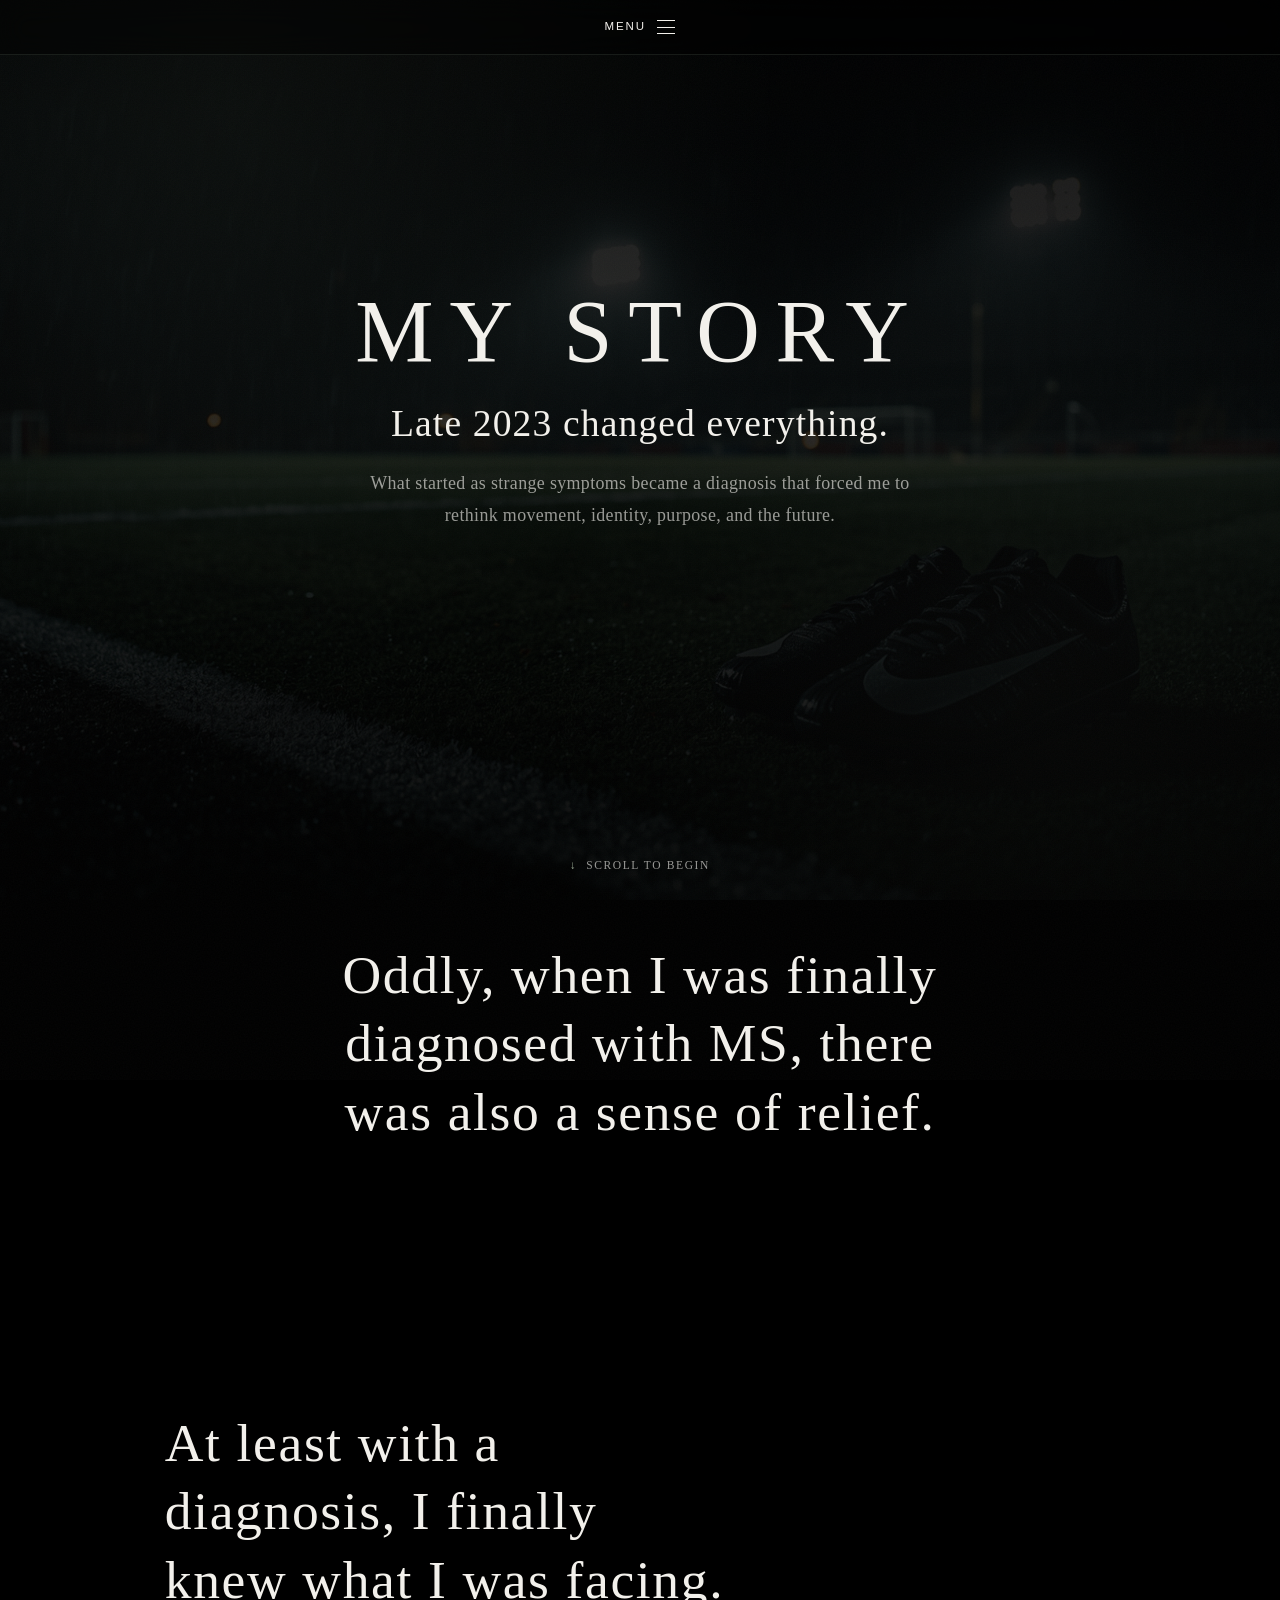
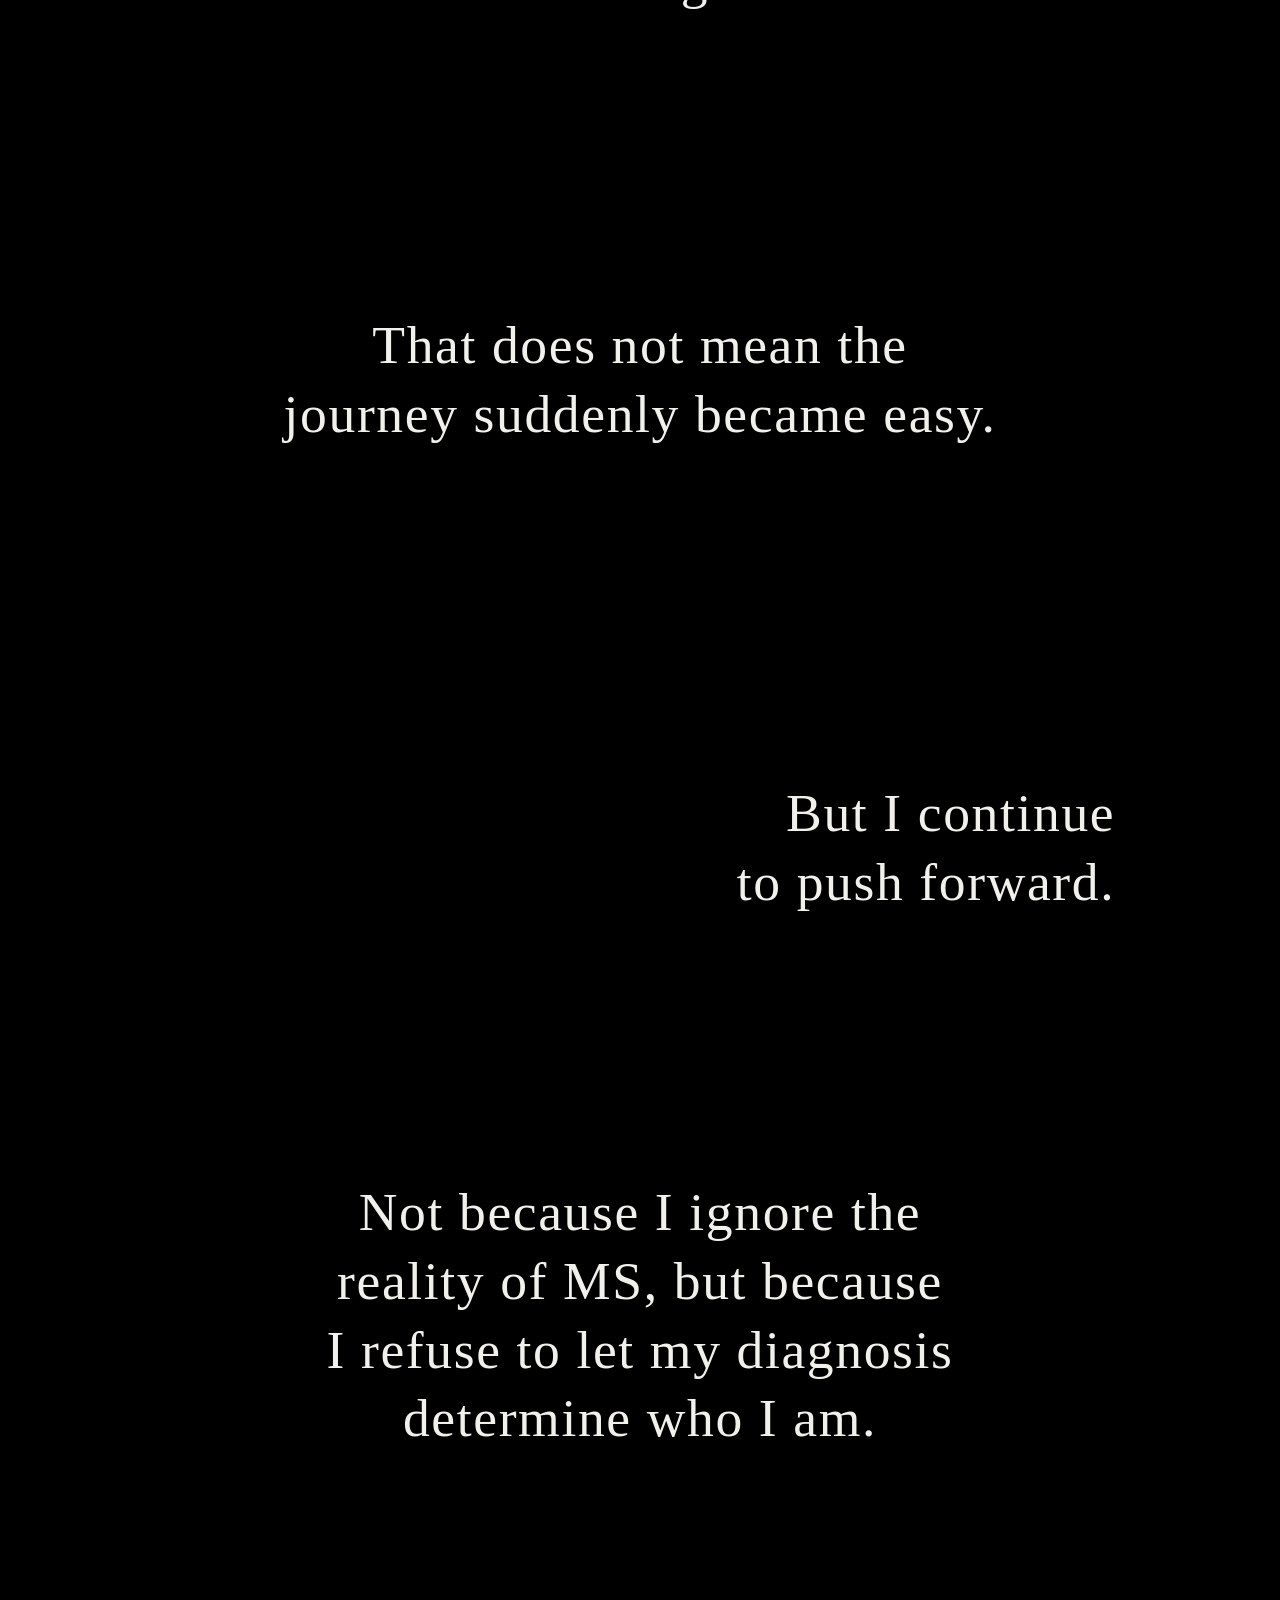
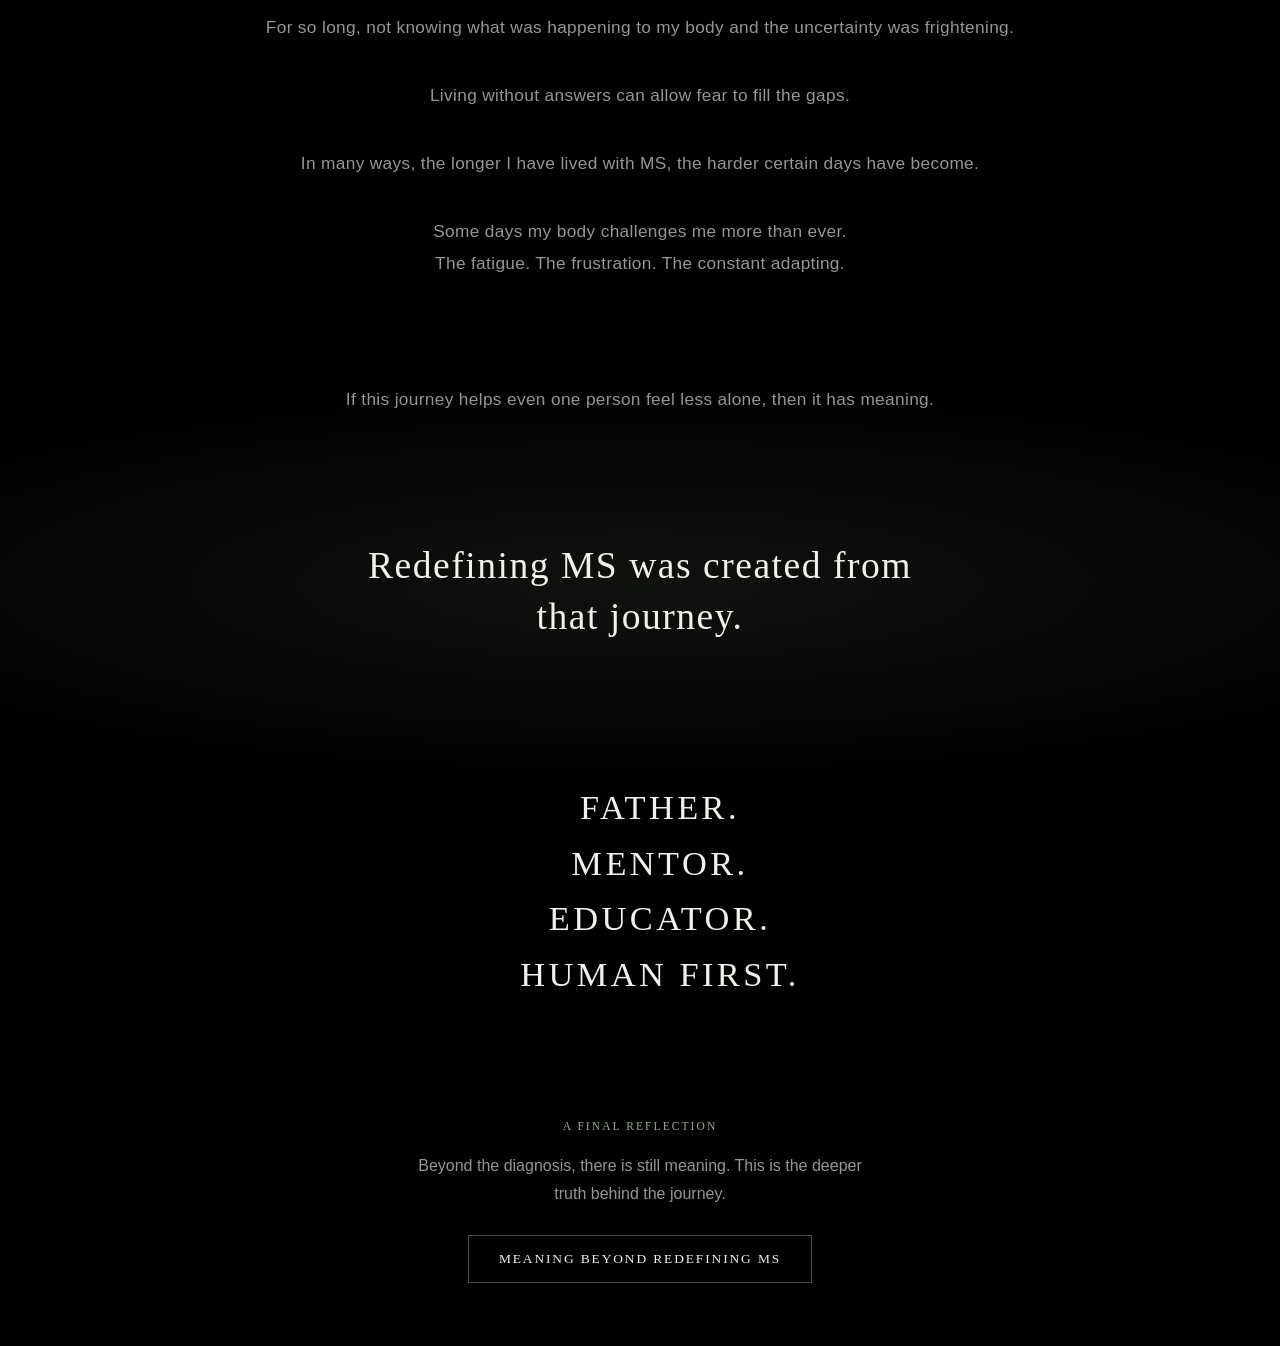
<file: my-story.html>
<!DOCTYPE html>
<html lang="en">
<head>
  <meta charset="UTF-8">
  <meta name="viewport" content="width=device-width, initial-scale=1.0">
  <title>My Story | Redefining MS</title>
  <meta name="description" content="Lloyd on the relief and uncertainty of an MS diagnosis, living with harder days, and why Redefining MS began as a place for honest rebuilding.">
  <meta name="author" content="Lloyd">
  <meta name="robots" content="index, follow">
  <link rel="icon" href="favicon.png" type="image/png">
  <link rel="icon" href="icon.svg" type="image/svg+xml">
  <link rel="apple-touch-icon" href="favicon.png">
  <link rel="me" href="https://www.instagram.com/redefiningms">
  <meta name="theme-color" content="#000000">
  <meta property="og:locale" content="en_GB">
  <meta property="og:type" content="article">
  <meta property="og:site_name" content="Redefining MS">
  <meta property="og:title" content="My Story | Redefining MS">
  <meta property="og:description" content="Lloyd on the relief and uncertainty of an MS diagnosis, living with harder days, and why Redefining MS began as a place for honest rebuilding.">
  <meta property="og:image" content="my-story-background.jpg">
  <meta property="og:image:alt" content="Football boots on a pitch at night">
  <meta name="twitter:card" content="summary_large_image">
  <meta name="twitter:title" content="My Story | Redefining MS">
  <meta name="twitter:description" content="Lloyd on the relief and uncertainty of an MS diagnosis, living with harder days, and why Redefining MS began as a place for honest rebuilding.">
  <meta name="twitter:image" content="my-story-background.jpg">
  <meta name="twitter:image:alt" content="Football boots on a pitch at night">
  <script type="application/ld+json">
    {
      "@context": "https://schema.org",
      "@type": "WebPage",
      "name": "My Story",
      "description": "Lloyd on the relief and uncertainty of an MS diagnosis, and why Redefining MS began as a place for honest rebuilding.",
      "isPartOf": {
        "@type": "WebSite",
        "name": "Redefining MS"
      },
      "inLanguage": "en-GB",
      "about": {
        "@type": "MedicalCondition",
        "name": "Multiple Sclerosis"
      }
    }
  </script>
  <style>
    :root {
      --bg: #000000;
      --text: #f2f0eb;
      --text-muted: rgba(242, 240, 235, 0.62);
      --text-sage: #98a892;
      --glow-sage: rgba(131, 148, 131, 0.14);
      --reveal-duration: 1.35s;
      --reveal-ease: cubic-bezier(0.22, 1, 0.36, 1);
      --screen-gutter: clamp(2rem, 8vw, 5.5rem);
    }

    * {
      box-sizing: border-box;
      margin: 0;
    }

    html {
      scroll-behavior: smooth;
    }

    body {
      min-height: 100%;
      background: var(--bg);
      color: var(--text);
      font-family: "Iowan Old Style", "Palatino Linotype", Palatino, Georgia, serif;
    }

    .story-backdrop {
      position: fixed;
      inset: 0;
      z-index: 0;
      pointer-events: none;
      background:
        radial-gradient(circle at 18% 12%, rgba(118, 142, 118, 0.08), transparent 42%),
        radial-gradient(circle at 82% 78%, rgba(88, 98, 86, 0.06), transparent 40%),
        linear-gradient(180deg, rgba(0, 0, 0, 0.92) 0%, rgba(0, 0, 0, 0.84) 45%, rgba(0, 0, 0, 0.94) 100%),
        url("my-story-background.jpg") center center / cover no-repeat;
      transform: translate3d(0, 0, 0);
      will-change: transform;
    }

    .story-grain {
      position: fixed;
      inset: -20%;
      z-index: 1;
      pointer-events: none;
      opacity: 0.028;
      background-image: url("data:image/svg+xml,%3Csvg viewBox='0 0 200 200' xmlns='http://www.w3.org/2000/svg'%3E%3Cfilter id='n'%3E%3CfeTurbulence type='fractalNoise' baseFrequency='0.8' numOctaves='3' stitchTiles='stitch'/%3E%3C/filter%3E%3Crect width='100%25' height='100%25' filter='url(%23n)'/%3E%3C/svg%3E");
      background-size: 220px 220px;
      animation: story-grain 22s steps(10) infinite;
    }

    @keyframes story-grain {
      0% {
        transform: translate3d(0, 0, 0);
      }

      100% {
        transform: translate3d(-3%, 2%, 0);
      }
    }

    .site-nav {
      position: fixed;
      top: 0;
      left: 0;
      right: 0;
      z-index: 30;
      padding: 0.9rem var(--screen-gutter);
      border-bottom: 1px solid rgba(152, 168, 146, 0.14);
      background: rgba(0, 0, 0, 0.42);
      backdrop-filter: blur(14px);
      -webkit-backdrop-filter: blur(14px);
    }

    .site-nav.is-menu-open {
      background: transparent;
      border-bottom-color: transparent;
      backdrop-filter: none;
      -webkit-backdrop-filter: none;
    }

    .site-nav.is-menu-open .site-nav__inner {
      position: fixed;
      top: 0;
      right: 0;
      left: 0;
      padding: 0.9rem var(--screen-gutter);
    }

    .site-nav__inner {
      position: relative;
      z-index: 52;
      display: flex;
      align-items: center;
      justify-content: center;
      max-width: 72rem;
      margin: 0 auto;
    }

    .site-nav__toggle {
      display: inline-flex;
      align-items: center;
      gap: 0.7rem;
      padding: 0.35rem 0.15rem;
      border: 0;
      background: transparent;
      color: var(--text);
      cursor: pointer;
    }

    .site-nav__toggle-label {
      font-size: 0.72rem;
      font-weight: 400;
      letter-spacing: 0.16em;
      line-height: 1;
      text-transform: uppercase;
    }

    .site-nav__toggle-lines {
      display: grid;
      gap: 0.35rem;
    }

    .site-nav__toggle-lines span {
      display: block;
      width: 1.15rem;
      height: 1px;
      background: currentColor;
      transition: transform 0.35s ease, opacity 0.35s ease;
    }

    .site-nav.is-menu-open .site-nav__toggle-lines span:nth-child(1) {
      transform: translateY(0.43rem) rotate(45deg);
    }

    .site-nav.is-menu-open .site-nav__toggle-lines span:nth-child(2) {
      opacity: 0;
    }

    .site-nav.is-menu-open .site-nav__toggle-lines span:nth-child(3) {
      transform: translateY(-0.43rem) rotate(-45deg);
    }

    .site-nav__menu {
      position: fixed;
      inset: 0;
      z-index: 50;
      display: grid;
      place-items: center;
      min-height: 100vh;
      min-height: 100dvh;
      padding: var(--screen-gutter);
      background: var(--bg);
      opacity: 0;
      visibility: hidden;
      pointer-events: none;
      transition:
        opacity 0.55s ease,
        visibility 0.55s ease;
    }

    body.is-nav-open .site-nav__menu {
      opacity: 1;
      visibility: visible;
      pointer-events: auto;
    }

    .site-nav__list {
      display: flex;
      flex-direction: column;
      align-items: center;
      gap: clamp(2rem, 4.5vh, 3.25rem);
      list-style: none;
    }

    .site-nav__link {
      color: var(--text);
      font-size: clamp(1.45rem, 4.2vw, 2.35rem);
      font-weight: 400;
      letter-spacing: 0.08em;
      line-height: 1.2;
      text-decoration: none;
      opacity: 0.9;
      transition: color 0.4s ease, opacity 0.4s ease;
    }

    .site-nav__link:hover,
    .site-nav__link:focus-visible {
      color: var(--text-sage);
      opacity: 1;
    }

    .site-nav__link:focus-visible {
      outline: 2px solid var(--text-sage);
      outline-offset: 4px;
    }

    .site-nav__link--current {
      color: var(--text-sage);
    }

    body.is-nav-open,
    body.is-meaning-open {
      overflow: hidden;
    }

    .scroll-cue {
      position: fixed;
      left: 50%;
      bottom: clamp(1.25rem, 3vh, 2.25rem);
      z-index: 25;
      display: flex;
      align-items: center;
      gap: 0.55rem;
      color: rgba(242, 240, 235, 0.62);
      font-size: 0.72rem;
      font-weight: 400;
      letter-spacing: 0.14em;
      line-height: 1.2;
      text-transform: uppercase;
      transform: translateX(-50%);
      transition: opacity 0.9s ease;
    }

    .scroll-cue.is-hidden {
      opacity: 0;
      pointer-events: none;
    }

    .scroll-cue__arrow {
      display: inline-block;
      color: var(--text-sage);
      animation: scroll-cue-bob 3.2s ease-in-out infinite;
    }

    @keyframes scroll-cue-bob {
      0%,
      100% {
        transform: translateY(0);
      }

      50% {
        transform: translateY(0.28rem);
      }
    }

    .story {
      position: relative;
      z-index: 2;
    }

    .story-screen {
      position: relative;
      display: grid;
      place-items: center;
      min-height: 62dvh;
      padding:
        calc(4.25rem + clamp(0.35rem, 1.5vh, 0.75rem))
        var(--screen-gutter)
        clamp(2rem, 5vh, 3rem);
    }

    .story-hero {
      min-height: 88dvh;
      padding-bottom: clamp(2.5rem, 6vh, 3.5rem);
    }

    .story-scene {
      min-height: 52dvh;
    }

    .story-body,
    .story-mission,
    .story-identity,
    .story-reflection {
      min-height: auto;
    }

    .story-screen__inner {
      width: min(100%, 46rem);
      margin: 0 auto;
      text-align: center;
    }

    .story-screen__inner--wide {
      width: min(100%, 52rem);
    }

    .story-screen__inner--narrow {
      width: min(100%, 34rem);
    }

    .story-hero__title {
      margin-bottom: clamp(1rem, 2.5vh, 1.5rem);
      font-size: clamp(2.8rem, 10vw, 5.5rem);
      font-weight: 400;
      letter-spacing: 0.18em;
      line-height: 1.02;
      text-transform: uppercase;
    }

    .story-hero__lead {
      margin-bottom: clamp(0.85rem, 2vh, 1.25rem);
      font-size: clamp(1.45rem, 4.2vw, 2.35rem);
      font-weight: 400;
      letter-spacing: 0.03em;
      line-height: 1.35;
    }

    .story-hero__sub {
      max-width: 34rem;
      margin: 0 auto;
      color: var(--text-muted);
      font-size: clamp(0.98rem, 2vw, 1.12rem);
      font-weight: 400;
      letter-spacing: 0.02em;
      line-height: 1.75;
    }

    .story-scene__line {
      font-size: clamp(1.75rem, 5.8vw, 3.35rem);
      font-weight: 400;
      letter-spacing: 0.03em;
      line-height: 1.28;
      text-wrap: balance;
    }

    .story-scene--shift .story-screen__inner {
      text-align: left;
    }

    .story-scene--shift-right .story-screen__inner {
      text-align: right;
    }

    .story-body__block {
      margin-bottom: clamp(1.5rem, 4vh, 2.35rem);
      color: var(--text-muted);
      font-family: "Helvetica Neue", Helvetica, Arial, sans-serif;
      font-size: clamp(0.98rem, 1.9vw, 1.08rem);
      font-weight: 400;
      letter-spacing: 0.02em;
      line-height: 1.85;
      text-wrap: balance;
    }

    .story-body__block:last-child {
      margin-bottom: 0;
    }

    .story-mission {
      position: relative;
      isolation: isolate;
    }

    .story-mission::before {
      content: "";
      position: absolute;
      inset: -30% -20%;
      z-index: -1;
      pointer-events: none;
      background: radial-gradient(ellipse at center, var(--glow-sage), transparent 72%);
      opacity: 0.85;
    }

    .story-mission__lead {
      margin-bottom: clamp(0.9rem, 2.2vh, 1.25rem);
      font-size: clamp(1.55rem, 4.2vw, 2.35rem);
      font-weight: 400;
      letter-spacing: 0.04em;
      line-height: 1.35;
    }

    .story-mission__copy {
      max-width: 30rem;
      margin: 0 auto;
      color: var(--text-muted);
      font-family: "Helvetica Neue", Helvetica, Arial, sans-serif;
      font-size: clamp(0.95rem, 1.85vw, 1.05rem);
      font-weight: 400;
      letter-spacing: 0.08em;
      line-height: 1.9;
      text-transform: uppercase;
    }

    .story-identity__list {
      display: flex;
      flex-direction: column;
      gap: clamp(0.55rem, 1.6vh, 0.9rem);
      list-style: none;
    }

    .story-identity__line {
      font-size: clamp(1.35rem, 4vw, 2.15rem);
      font-weight: 400;
      letter-spacing: 0.1em;
      line-height: 1.2;
      text-transform: uppercase;
      opacity: 0;
      transform: translate3d(0, 1rem, 0);
      transition:
        opacity var(--reveal-duration) var(--reveal-ease),
        transform calc(var(--reveal-duration) + 0.1s) var(--reveal-ease);
      transition-delay: var(--delay, 0s);
    }

    .story-identity.is-visible .story-identity__line {
      opacity: 1;
      transform: translate3d(0, 0, 0);
    }

    .story-reflection {
      padding-bottom: clamp(3rem, 7vh, 4.5rem);
    }

    .story-reflection__eyebrow {
      margin-bottom: clamp(0.75rem, 2vh, 1.1rem);
      color: var(--text-sage);
      font-size: 0.72rem;
      font-weight: 400;
      letter-spacing: 0.18em;
      line-height: 1.2;
      text-transform: uppercase;
    }

    .story-reflection__copy {
      max-width: 28rem;
      margin: 0 auto clamp(1.25rem, 3vh, 1.75rem);
      color: var(--text-muted);
      font-family: "Helvetica Neue", Helvetica, Arial, sans-serif;
      font-size: clamp(0.92rem, 1.75vw, 1rem);
      line-height: 1.75;
    }

    .story-meaning__button {
      display: inline-flex;
      align-items: center;
      justify-content: center;
      min-width: 14rem;
      padding: 0.95rem 1.85rem;
      border: 1px solid rgba(152, 168, 146, 0.45);
      color: var(--text);
      background: rgba(0, 0, 0, 0.28);
      font: inherit;
      font-size: clamp(0.72rem, 1.25vw, 0.84rem);
      letter-spacing: 0.14em;
      line-height: 1.2;
      text-transform: uppercase;
      cursor: pointer;
      transition:
        color 0.5s ease,
        border-color 0.5s ease,
        background-color 0.5s ease,
        box-shadow 0.5s ease;
    }

    .story-meaning__button:hover,
    .story-meaning__button:focus-visible {
      border-color: var(--text-sage);
      background: rgba(152, 168, 146, 0.12);
      box-shadow: 0 0 2rem rgba(118, 148, 142, 0.12);
    }

    .story-meaning__button:focus-visible {
      outline: 2px solid var(--text-sage);
      outline-offset: 3px;
    }

    .story-meaning__reveal {
      position: fixed;
      inset: 0;
      z-index: 40;
      display: grid;
      place-items: center;
      padding: calc(4.5rem + var(--screen-gutter)) var(--screen-gutter) var(--screen-gutter);
      background: rgba(0, 0, 0, 0.94);
      opacity: 0;
      visibility: hidden;
      pointer-events: none;
      transition:
        opacity 0.65s ease,
        visibility 0.65s ease;
    }

    .story-meaning__reveal.is-open {
      opacity: 1;
      visibility: visible;
      pointer-events: auto;
    }

    .story-meaning__frame {
      position: relative;
      width: min(100%, 56rem);
      max-height: min(82dvh, 52rem);
    }

    .story-meaning__image {
      display: block;
      width: 100%;
      max-height: min(82dvh, 52rem);
      object-fit: contain;
      opacity: 0;
      transform: translate3d(0, 0.75rem, 0) scale(0.985);
      transition:
        opacity 0.85s ease,
        transform 0.95s cubic-bezier(0.22, 1, 0.36, 1);
    }

    .story-meaning__reveal.is-open .story-meaning__image {
      opacity: 1;
      transform: translate3d(0, 0, 0) scale(1);
    }

    .story-meaning__close {
      position: absolute;
      top: calc(0.9rem + env(safe-area-inset-top, 0px));
      right: var(--screen-gutter);
      z-index: 41;
      padding: 0.35rem 0.15rem;
      border: 0;
      background: transparent;
      color: var(--text);
      font: inherit;
      font-size: 0.72rem;
      letter-spacing: 0.16em;
      line-height: 1;
      text-transform: uppercase;
      cursor: pointer;
    }

    .story-meaning__close:hover,
    .story-meaning__close:focus-visible {
      color: var(--text-sage);
    }

    .story-meaning__close:focus-visible {
      outline: 2px solid var(--text-sage);
      outline-offset: 4px;
    }

    .story-reveal {
      opacity: 0;
      filter: blur(10px);
      transform: translate3d(0, 1.5rem, 0);
      transition:
        opacity var(--reveal-duration) var(--reveal-ease),
        filter var(--reveal-duration) var(--reveal-ease),
        transform calc(var(--reveal-duration) + 0.15s) var(--reveal-ease);
      transition-delay: var(--reveal-delay, 0s);
    }

    .story-reveal.is-visible {
      opacity: 1;
      filter: blur(0);
      transform: translate3d(0, 0, 0);
    }

    @media (min-width: 900px) {
      .story-scene--shift .story-screen__inner {
        margin-left: 0;
        margin-right: auto;
        padding-left: clamp(1rem, 6vw, 5rem);
      }

      .story-scene--shift-right .story-screen__inner {
        margin-left: auto;
        margin-right: 0;
        padding-right: clamp(1rem, 6vw, 5rem);
      }
    }

    @media (prefers-reduced-motion: reduce) {
      html {
        scroll-behavior: auto;
      }

      .story-grain,
      .scroll-cue__arrow {
        animation: none;
      }

      .story-reveal,
      .story-identity__line {
        opacity: 1;
        filter: none;
        transform: none;
        transition: none;
      }

      .story-meaning__reveal,
      .story-meaning__image {
        transition: none;
      }

      .story-meaning__reveal.is-open .story-meaning__image {
        opacity: 1;
        transform: none;
      }
    }
  </style>
  <link rel="stylesheet" href="css/site-nav.css">
</head>
<body>

  <div class="story-backdrop" id="story-backdrop" aria-hidden="true"></div>
  <div class="story-grain" aria-hidden="true"></div>

  <header class="site-nav" id="site-nav">
    <div class="site-nav__inner">
      <button type="button" class="site-nav__toggle" aria-expanded="false" aria-controls="site-nav-menu">
        <span class="site-nav__toggle-label" id="site-nav-toggle-label">Menu</span>
        <span class="site-nav__toggle-lines" aria-hidden="true">
          <span></span>
          <span></span>
          <span></span>
        </span>
      </button>
    </div>
  </header>

  <nav id="site-nav-menu" class="site-nav__menu" aria-label="Primary" aria-hidden="true">
    <ul class="site-nav__list">
      <li><a class="site-nav__link" href="index.html">Home</a></li>
      <li><a class="site-nav__link site-nav__link--current" href="my-story.html" aria-current="page">My Story</a></li>
      <li><a class="site-nav__link" href="the-book.html">The Book</a></li>
      <li><a class="site-nav__link" href="support.html">Support</a></li>
      <li><a class="site-nav__link" href="https://www.instagram.com/redefiningms" target="_blank" rel="noopener noreferrer">Connect</a></li>
    </ul>
  </nav>

  <p class="scroll-cue" id="scroll-cue" aria-hidden="true">
    <span class="scroll-cue__arrow" aria-hidden="true">↓</span>
    <span class="scroll-cue__label">Scroll to begin</span>
  </p>

  <main class="story">
    <section class="story-screen story-hero" aria-labelledby="story-hero-title">
      <div class="story-screen__inner story-reveal">
        <h1 class="story-hero__title" id="story-hero-title">My Story</h1>
        <p class="story-hero__lead">Late 2023 changed everything.</p>
        <p class="story-hero__sub">What started as strange symptoms became a diagnosis that forced me to rethink movement, identity, purpose, and the future.</p>
      </div>
    </section>

    <section class="story-screen story-scene" aria-label="A sense of relief after diagnosis">
      <div class="story-screen__inner story-reveal">
        <p class="story-scene__line">Oddly, when I was finally diagnosed with MS, there was also a sense of relief.</p>
      </div>
    </section>

    <section class="story-screen story-scene story-scene--shift" aria-label="Finally knowing what I was facing">
      <div class="story-screen__inner story-reveal">
        <p class="story-scene__line">At least with a diagnosis, I finally knew what I was facing.</p>
      </div>
    </section>

    <section class="story-screen story-scene" aria-label="The journey did not suddenly become easy">
      <div class="story-screen__inner story-reveal">
        <p class="story-scene__line">That does not mean the journey suddenly became easy.</p>
      </div>
    </section>

    <section class="story-screen story-scene story-scene--shift-right" aria-label="Continuing to push forward">
      <div class="story-screen__inner story-reveal">
        <p class="story-scene__line">But I continue to push forward.</p>
      </div>
    </section>

    <section class="story-screen story-scene" aria-label="Refusing to let diagnosis determine who I am">
      <div class="story-screen__inner story-reveal">
        <p class="story-scene__line">Not because I ignore the reality of MS, but because I refuse to let my diagnosis determine who I am.</p>
      </div>
    </section>

    <section class="story-screen story-body" aria-label="Living with uncertainty and MS">
      <div class="story-screen__inner story-screen__inner--wide">
        <p class="story-body__block story-reveal" style="--reveal-delay: 0s">For so long, not knowing what was happening to my body and the uncertainty was frightening.</p>
        <p class="story-body__block story-reveal" style="--reveal-delay: 0.08s">Living without answers can allow fear to fill the gaps.</p>
        <p class="story-body__block story-reveal" style="--reveal-delay: 0.16s">In many ways, the longer I have lived with MS, the harder certain days have become.</p>
        <p class="story-body__block story-reveal" style="--reveal-delay: 0.24s">Some days my body challenges me more than ever.<br>The fatigue. The frustration. The constant adapting.</p>
        <p class="story-body__block story-reveal" style="--reveal-delay: 0.32s">It can be exhausting physically and mentally.</p>
        <p class="story-body__block story-reveal" style="--reveal-delay: 0.4s">If this journey helps even one person feel less alone, then it has meaning.</p>
      </div>
    </section>

    <section class="story-screen story-mission" aria-label="Why Redefining MS exists">
      <div class="story-screen__inner story-screen__inner--narrow story-reveal">
        <p class="story-mission__lead">Redefining MS was created from that journey.</p>
      </div>
    </section>

    <section class="story-screen story-identity story-reveal" id="story-identity" aria-label="Identity">
      <div class="story-screen__inner story-screen__inner--narrow">
        <ul class="story-identity__list">
          <li class="story-identity__line" style="--delay: 0s">Father.</li>
          <li class="story-identity__line" style="--delay: 0.18s">Mentor.</li>
          <li class="story-identity__line" style="--delay: 0.36s">Educator.</li>
          <li class="story-identity__line" style="--delay: 0.54s">Human first.</li>
        </ul>
      </div>
    </section>

    <section class="story-screen story-reflection" aria-label="Meaning beyond Redefining MS">
      <div class="story-screen__inner story-screen__inner--narrow story-reveal">
        <p class="story-reflection__eyebrow">A final reflection</p>
        <p class="story-reflection__copy">Beyond the diagnosis, there is still meaning. This is the deeper truth behind the journey.</p>
        <button type="button" class="story-meaning__button" id="story-meaning-toggle" aria-expanded="false" aria-controls="story-meaning-reveal">
          Meaning Beyond Redefining MS
        </button>
      </div>
    </section>
  </main>

  <div class="story-meaning__reveal" id="story-meaning-reveal" hidden>
    <button type="button" class="story-meaning__close" id="story-meaning-close">Close</button>
    <div class="story-meaning__frame">
      <img class="story-meaning__image" src="meaning.png" alt="Meaning beyond Redefining MS">
    </div>
  </div>

  <script>
    const siteNav = document.getElementById("site-nav");
    const navToggle = document.querySelector(".site-nav__toggle");
    const navToggleLabel = document.getElementById("site-nav-toggle-label");
    const navMenu = document.getElementById("site-nav-menu");
    const mobileNavQuery = window.matchMedia("(max-width: 767px)");
    const reducedMotionQuery = window.matchMedia("(prefers-reduced-motion: reduce)");
    const scrollCue = document.getElementById("scroll-cue");
    const storyBackdrop = document.getElementById("story-backdrop");
    const meaningToggle = document.getElementById("story-meaning-toggle");
    const meaningReveal = document.getElementById("story-meaning-reveal");
    const meaningClose = document.getElementById("story-meaning-close");
    const revealElements = document.querySelectorAll(".story-reveal, .story-identity");
    const storyHero = document.querySelector(".story-hero");

    const setMeaningOpen = (open) => {
      if (!meaningReveal || !meaningToggle) {
        return;
      }

      meaningReveal.classList.toggle("is-open", open);
      meaningReveal.hidden = !open;
      meaningToggle.setAttribute("aria-expanded", String(open));
      document.body.classList.toggle("is-meaning-open", open);
    };

    const setMenuOpen = (open) => {
      siteNav.classList.toggle("is-menu-open", open);
      navToggle.setAttribute("aria-expanded", String(open));
      document.body.classList.toggle("is-nav-open", open);
      navMenu.setAttribute("aria-hidden", String(!open));

      if (navToggleLabel) {
        navToggleLabel.textContent = open ? "Close" : "Menu";
      }
    };

    const setScrollCueVisible = (visible) => {
      if (!scrollCue) {
        return;
      }

      scrollCue.classList.toggle("is-hidden", !visible);
      scrollCue.setAttribute("aria-hidden", String(!visible));
    };

    const updateScrollCue = () => {
      if (!scrollCue || !storyHero) {
        return;
      }

      const pastHero = storyHero.getBoundingClientRect().bottom <= window.innerHeight * 0.72;
      setScrollCueVisible(!pastHero);
    };

    if (!reducedMotionQuery.matches) {
      const revealObserver = new IntersectionObserver(
        (entries, observer) => {
          entries.forEach((entry) => {
            if (!entry.isIntersecting) {
              return;
            }

            entry.target.classList.add("is-visible");
            observer.unobserve(entry.target);
          });
        },
        {
          threshold: 0.28,
          rootMargin: "0px 0px -8% 0px",
        }
      );

      revealElements.forEach((element) => revealObserver.observe(element));
    } else {
      revealElements.forEach((element) => element.classList.add("is-visible"));
    }

    const heroReveal = document.querySelector(".story-hero .story-reveal");

    if (heroReveal) {
      heroReveal.classList.add("is-visible");
    }

    if (!reducedMotionQuery.matches && storyBackdrop) {
      let parallaxFrame = null;

      const updateParallax = () => {
        parallaxFrame = null;
        storyBackdrop.style.transform = `translate3d(0, ${window.scrollY * 0.1}px, 0)`;
      };

      const queueParallax = () => {
        if (parallaxFrame !== null) {
          return;
        }

        parallaxFrame = window.requestAnimationFrame(updateParallax);
      };

      window.addEventListener("scroll", queueParallax, { passive: true });
      window.addEventListener("resize", queueParallax);
      queueParallax();
    }

    updateScrollCue();

    let scrollCueTicking = false;

    window.addEventListener(
      "scroll",
      () => {
        if (scrollCueTicking) {
          return;
        }

        scrollCueTicking = true;
        window.requestAnimationFrame(() => {
          updateScrollCue();
          scrollCueTicking = false;
        });
      },
      { passive: true }
    );

    window.addEventListener("resize", updateScrollCue);

    navToggle.addEventListener("click", () => {
      setMenuOpen(!siteNav.classList.contains("is-menu-open"));
    });

    navMenu.addEventListener("click", (event) => {
      if (event.target.closest(".site-nav__link")) {
        setMenuOpen(false);
      }
    });

    document.addEventListener("keydown", (event) => {
      if (event.key === "Escape") {
        if (meaningReveal && meaningReveal.classList.contains("is-open")) {
          setMeaningOpen(false);
          return;
        }

        setMenuOpen(false);
      }
    });

    if (meaningToggle && meaningReveal) {
      meaningToggle.addEventListener("click", () => {
        setMeaningOpen(!meaningReveal.classList.contains("is-open"));
      });

      meaningReveal.addEventListener("click", (event) => {
        if (event.target === meaningReveal) {
          setMeaningOpen(false);
        }
      });
    }

    if (meaningClose) {
      meaningClose.addEventListener("click", () => {
        setMeaningOpen(false);
      });
    }

    mobileNavQuery.addEventListener("change", () => {
      setMenuOpen(false);
    });
  </script>
</body>
</html>
</file>
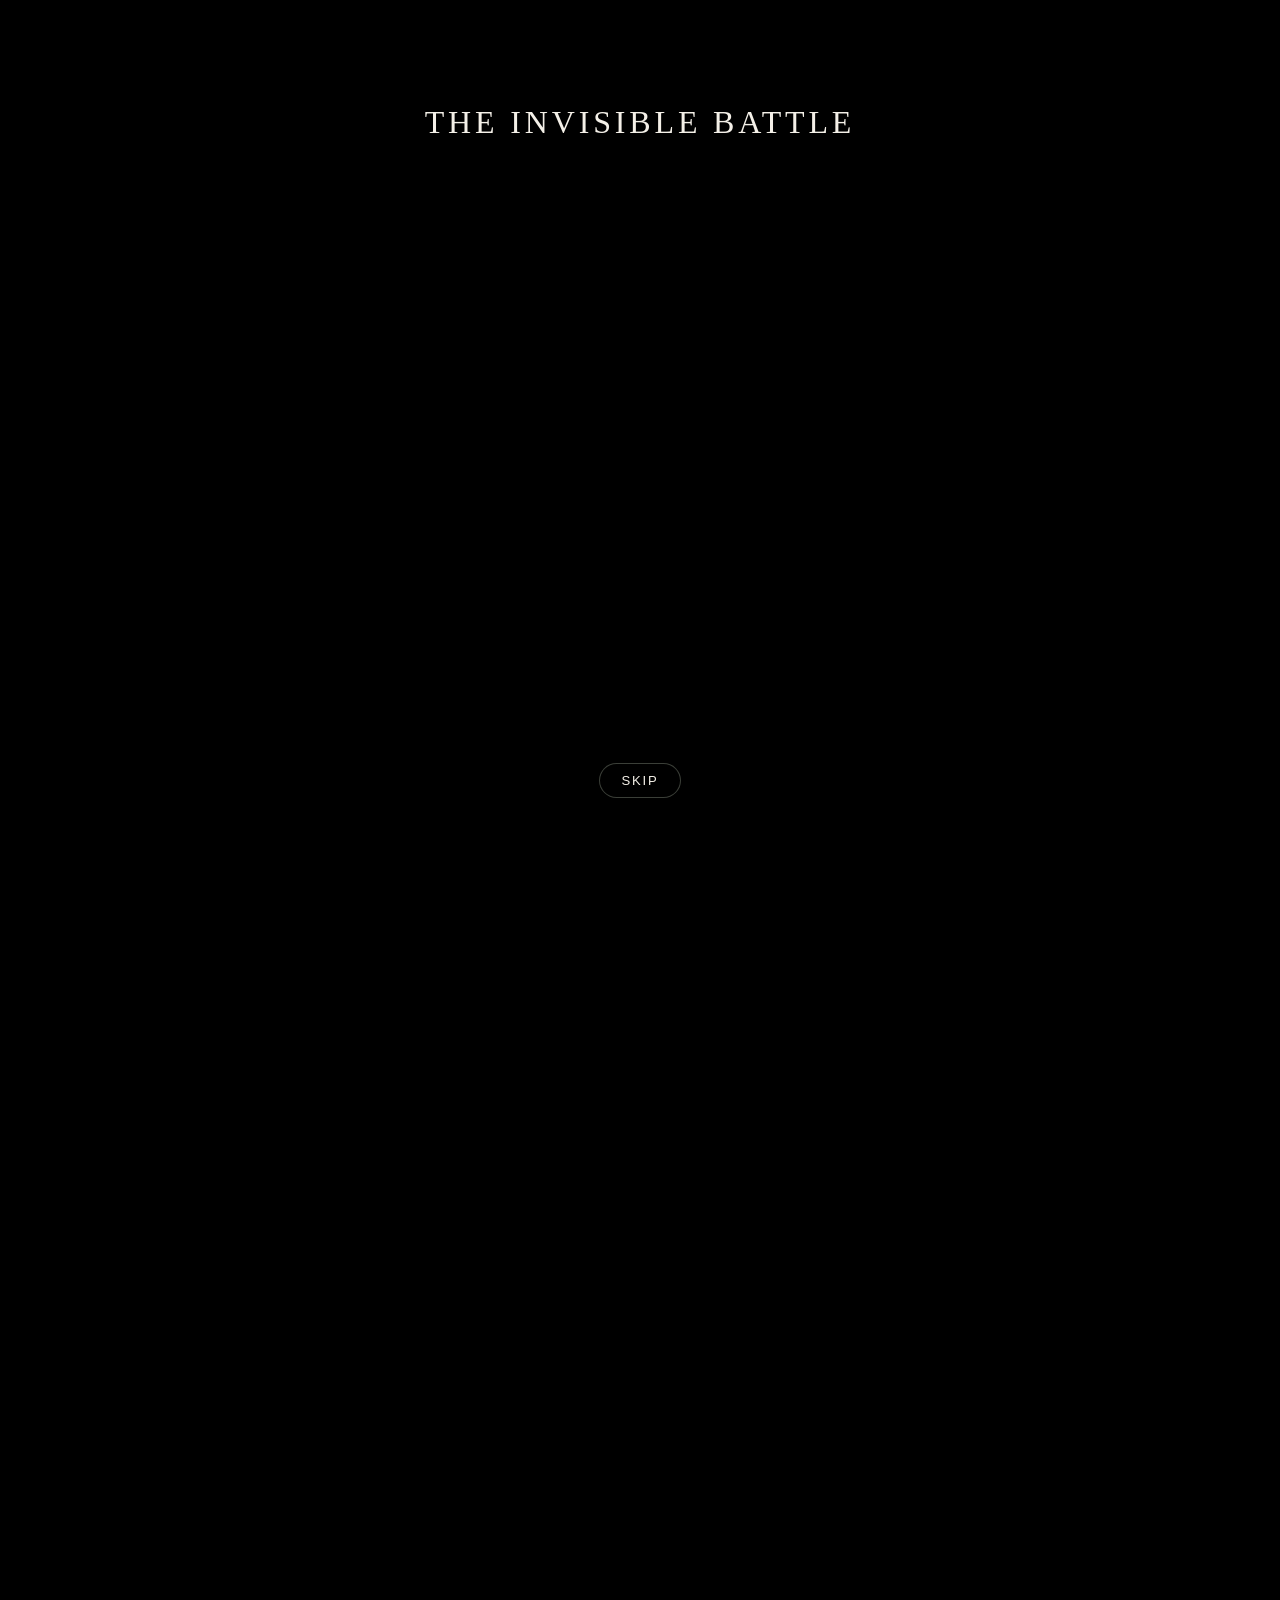
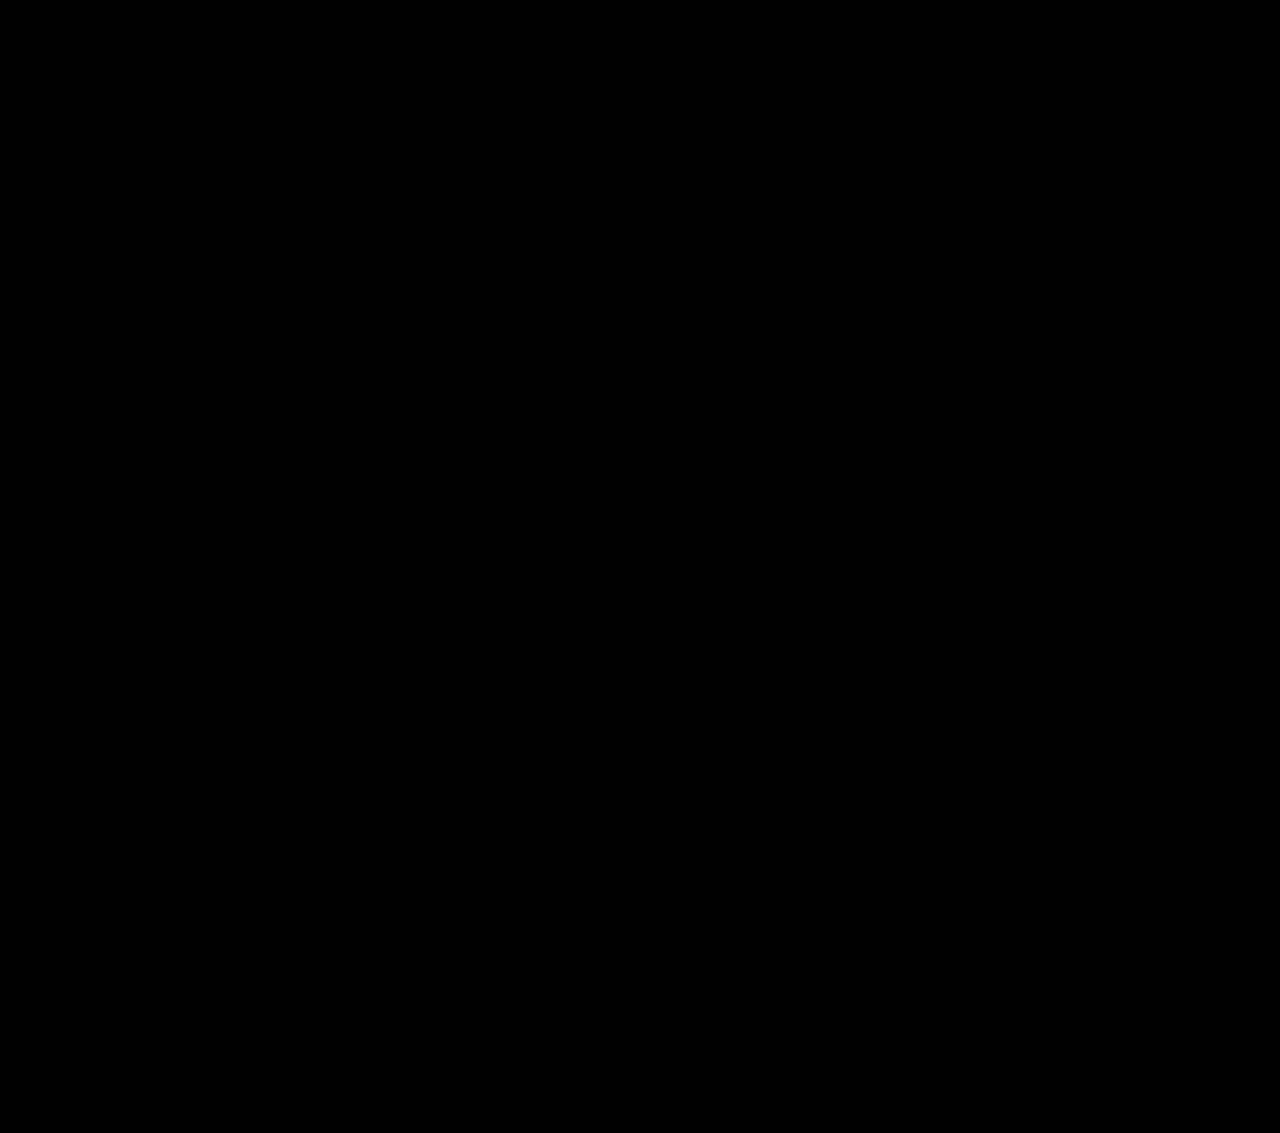
<file: support.html>
<!DOCTYPE html>
<html lang="en">
<head>
  <meta charset="UTF-8">
  <meta name="viewport" content="width=device-width, initial-scale=1.0">
  <title>Support | Redefining MS</title>
  <meta name="description" content="Conversation, mentorship, lifestyle rebuild, and community for people navigating life after an MS diagnosis.">
  <meta name="author" content="Lloyd">
  <meta name="robots" content="index, follow">
  <link rel="icon" href="favicon.png" type="image/png">
  <link rel="icon" href="icon.svg" type="image/svg+xml">
  <link rel="apple-touch-icon" href="favicon.png">
  <link rel="me" href="https://www.instagram.com/redefiningms">
  <meta name="theme-color" content="#000000">
  <meta property="og:locale" content="en_GB">
  <meta property="og:type" content="website">
  <meta property="og:site_name" content="Redefining MS">
  <meta property="og:title" content="Support | Redefining MS">
  <meta property="og:description" content="Conversation, mentorship, lifestyle rebuild, and community for people navigating life after an MS diagnosis.">
  <meta property="og:image" content="support-background.png">
  <meta property="og:image:alt" content="Support page background artwork">
  <meta name="twitter:card" content="summary_large_image">
  <meta name="twitter:title" content="Support | Redefining MS">
  <meta name="twitter:description" content="Conversation, mentorship, lifestyle rebuild, and community for people navigating life after an MS diagnosis.">
  <meta name="twitter:image" content="support-background.png">
  <meta name="twitter:image:alt" content="Support page background artwork">
  <script type="application/ld+json">
    {
      "@context": "https://schema.org",
      "@type": "WebPage",
      "name": "Support",
      "description": "Conversation, mentorship, lifestyle rebuild, and community for people navigating life after an MS diagnosis.",
      "isPartOf": {
        "@type": "WebSite",
        "name": "Redefining MS"
      },
      "inLanguage": "en-GB"
    }
  </script>
  <style>
    :root {
      --bg: #000000;
      --text: #f4f0e8;
      --text-muted: rgba(244, 240, 232, 0.58);
      --text-sage: #a8b5a0;
      --glow-teal: rgba(132, 156, 148, 0.16);
      --warm-glow: rgba(168, 142, 118, 0.08);
      --reveal-duration: 1.35s;
      --reveal-ease: cubic-bezier(0.22, 1, 0.36, 1);
      --screen-gutter: clamp(2rem, 8vw, 5.5rem);
    }

    * {
      box-sizing: border-box;
      margin: 0;
    }

    html {
      scroll-behavior: smooth;
    }

    body {
      min-height: 100%;
      background: var(--bg);
      color: var(--text);
      font-family: "Helvetica Neue", Helvetica, Arial, sans-serif;
    }

    .support-page__backdrop {
      position: fixed;
      inset: 0;
      z-index: 0;
      pointer-events: none;
      background-color: #000000;
      background-image:
        radial-gradient(circle at 18% 12%, var(--warm-glow), transparent 42%),
        radial-gradient(circle at 82% 78%, rgba(118, 148, 142, 0.08), transparent 40%),
        linear-gradient(180deg, rgba(0, 0, 0, 0.68) 0%, rgba(0, 0, 0, 0.8) 55%, rgba(0, 0, 0, 0.9) 100%),
        url("support-background.png");
      background-position: center center;
      background-size: cover;
      background-repeat: no-repeat;
      transform: translate3d(0, 0, 0);
      will-change: transform;
    }

    .support-page__grain {
      position: fixed;
      inset: -20%;
      z-index: 1;
      pointer-events: none;
      opacity: 0.028;
      background-image: url("data:image/svg+xml,%3Csvg viewBox='0 0 200 200' xmlns='http://www.w3.org/2000/svg'%3E%3Cfilter id='n'%3E%3CfeTurbulence type='fractalNoise' baseFrequency='0.8' numOctaves='3' stitchTiles='stitch'/%3E%3C/filter%3E%3Crect width='100%25' height='100%25' filter='url(%23n)'/%3E%3C/svg%3E");
      background-size: 220px 220px;
      animation: support-grain 22s steps(10) infinite;
    }

    @keyframes support-grain {
      0% {
        transform: translate3d(0, 0, 0);
      }

      100% {
        transform: translate3d(-3%, 2%, 0);
      }
    }

    .site-nav {
      position: fixed;
      top: 0;
      left: 0;
      right: 0;
      z-index: 30;
      padding: 0.9rem var(--screen-gutter);
      border-bottom: 1px solid rgba(152, 168, 146, 0.14);
      background: rgba(0, 0, 0, 0.42);
      backdrop-filter: blur(14px);
      -webkit-backdrop-filter: blur(14px);
    }

    .site-nav.is-menu-open {
      background: transparent;
      border-bottom-color: transparent;
      backdrop-filter: none;
      -webkit-backdrop-filter: none;
    }

    .site-nav.is-menu-open .site-nav__inner {
      position: fixed;
      top: 0;
      right: 0;
      left: 0;
      padding: 0.9rem var(--screen-gutter);
    }

    .site-nav__inner {
      position: relative;
      z-index: 52;
      display: flex;
      align-items: center;
      justify-content: center;
      max-width: 72rem;
      margin: 0 auto;
    }

    .site-nav__toggle {
      display: inline-flex;
      align-items: center;
      gap: 0.7rem;
      padding: 0.35rem 0.15rem;
      border: 0;
      background: transparent;
      color: var(--text);
      cursor: pointer;
    }

    .site-nav__toggle-label {
      font-size: 0.72rem;
      font-weight: 400;
      letter-spacing: 0.16em;
      line-height: 1;
      text-transform: uppercase;
    }

    .site-nav__toggle-lines {
      display: grid;
      gap: 0.35rem;
    }

    .site-nav__toggle-lines span {
      display: block;
      width: 1.15rem;
      height: 1px;
      background: currentColor;
      transition: transform 0.35s ease, opacity 0.35s ease;
    }

    .site-nav.is-menu-open .site-nav__toggle-lines span:nth-child(1) {
      transform: translateY(0.43rem) rotate(45deg);
    }

    .site-nav.is-menu-open .site-nav__toggle-lines span:nth-child(2) {
      opacity: 0;
    }

    .site-nav.is-menu-open .site-nav__toggle-lines span:nth-child(3) {
      transform: translateY(-0.43rem) rotate(-45deg);
    }

    .site-nav__menu {
      position: fixed;
      inset: 0;
      z-index: 50;
      display: grid;
      place-items: center;
      min-height: 100vh;
      min-height: 100dvh;
      padding: var(--screen-gutter);
      background: var(--bg);
      opacity: 0;
      visibility: hidden;
      pointer-events: none;
      transition:
        opacity 0.55s ease,
        visibility 0.55s ease;
    }

    body.is-nav-open .site-nav__menu {
      opacity: 1;
      visibility: visible;
      pointer-events: auto;
    }

    .site-nav__list {
      display: flex;
      flex-direction: column;
      align-items: center;
      gap: clamp(2rem, 4.5vh, 3.25rem);
      list-style: none;
    }

    .site-nav__link {
      color: var(--text);
      font-family: "Iowan Old Style", "Palatino Linotype", Palatino, Georgia, serif;
      font-size: clamp(1.45rem, 4.2vw, 2.35rem);
      font-weight: 400;
      letter-spacing: 0.08em;
      line-height: 1.2;
      text-decoration: none;
      opacity: 0.9;
      transition: color 0.4s ease, opacity 0.4s ease;
    }

    .site-nav__link:hover,
    .site-nav__link:focus-visible {
      color: var(--text-sage);
      opacity: 1;
    }

    .site-nav__link:focus-visible {
      outline: 2px solid var(--text-sage);
      outline-offset: 4px;
    }

    .site-nav__link--current {
      color: var(--text-sage);
    }

    body.is-nav-open {
      overflow: hidden;
    }

    .support-page {
      position: relative;
      z-index: 1;
      padding:
        calc(5.5rem + var(--screen-gutter))
        var(--screen-gutter)
        clamp(4rem, 10vh, 6rem);
    }

    .voice-note {
      max-width: 44rem;
      margin: 0 auto clamp(4rem, 10vh, 6rem);
    }

    .voice-note > .support-reveal {
      transition-delay: var(--reveal-delay, 0s);
    }

    .voice-note__header {
      margin-bottom: clamp(2rem, 5vh, 3rem);
      text-align: center;
    }

    .voice-note__header .support-reveal {
      transition-delay: var(--reveal-delay, 0s);
    }

    .voice-note__title {
      margin-bottom: 0.85rem;
      color: var(--text);
      font-family: "Iowan Old Style", "Palatino Linotype", Palatino, Georgia, serif;
      font-size: clamp(1.85rem, 5vw, 2.75rem);
      font-weight: 400;
      letter-spacing: 0.04em;
      line-height: 1.2;
    }

    .voice-note__subtitle {
      max-width: 30rem;
      margin: 0 auto;
      color: var(--text-muted);
      font-size: clamp(0.95rem, 2vw, 1.05rem);
      font-weight: 400;
      letter-spacing: 0.01em;
      line-height: 1.65;
    }

    .voice-note__card {
      position: relative;
      overflow: hidden;
      padding: clamp(1.5rem, 4vw, 2.25rem);
      border: 1px solid rgba(242, 240, 235, 0.1);
      border-radius: 1.35rem;
      background:
        radial-gradient(circle at 50% 0%, var(--glow-teal), transparent 58%),
        linear-gradient(180deg, rgba(12, 12, 12, 0.98), rgba(0, 0, 0, 0.98));
      box-shadow:
        0 0 0 1px rgba(118, 148, 142, 0.08),
        0 1.5rem 3.5rem rgba(0, 0, 0, 0.45),
        0 0 4.5rem rgba(118, 148, 142, 0.08);
      transition: box-shadow 0.45s ease;
    }

    .voice-note__card.is-playing {
      animation: voice-note-card-glow 4.5s ease-in-out infinite;
    }

    .voice-note__card::before {
      content: "";
      position: absolute;
      inset: 0;
      pointer-events: none;
      opacity: 0.035;
      background-image: url("data:image/svg+xml,%3Csvg viewBox='0 0 200 200' xmlns='http://www.w3.org/2000/svg'%3E%3Cfilter id='n'%3E%3CfeTurbulence type='fractalNoise' baseFrequency='0.95' numOctaves='3' stitchTiles='stitch'/%3E%3C/filter%3E%3Crect width='100%25' height='100%25' filter='url(%23n)'/%3E%3C/svg%3E");
      background-size: 180px 180px;
    }

    .voice-note__waveform {
      position: relative;
      z-index: 1;
      display: flex;
      align-items: flex-end;
      justify-content: center;
      gap: 0.22rem;
      height: 2.75rem;
      margin-bottom: 1.5rem;
      opacity: 0.62;
      transition: opacity 0.45s ease;
    }

    .voice-note__card.is-playing .voice-note__waveform {
      opacity: 1;
    }

    .voice-note__waveform span {
      display: block;
      width: 0.18rem;
      border-radius: 999px;
      background: linear-gradient(180deg, rgba(242, 240, 235, 0.85), rgba(118, 148, 142, 0.55));
      transform-origin: bottom;
      will-change: transform;
      animation: voice-note-wave-idle 2.8s ease-in-out infinite;
      animation-delay: var(--bar-delay, 0s);
    }

    .voice-note__card.is-playing:not(.is-audio-live) .voice-note__waveform span {
      animation: voice-note-wave-play 0.95s ease-in-out infinite;
      animation-delay: var(--bar-delay, 0s);
    }

    .voice-note__card.is-audio-live .voice-note__waveform span {
      animation: none;
    }

    .voice-note__player {
      position: relative;
      z-index: 1;
      display: grid;
      grid-template-columns: auto 1fr;
      gap: 1rem 1.15rem;
      align-items: center;
    }

    .voice-note__play {
      position: relative;
      display: inline-flex;
      align-items: center;
      justify-content: center;
      width: 3.35rem;
      height: 3.35rem;
      padding: 0;
      border: 1px solid rgba(242, 240, 235, 0.16);
      border-radius: 50%;
      background: rgba(255, 255, 255, 0.03);
      color: var(--text);
      cursor: pointer;
      transition:
        border-color 0.35s ease,
        background-color 0.35s ease,
        box-shadow 0.35s ease;
    }

    .voice-note__card.is-playing .voice-note__play::before,
    .voice-note__card.is-playing .voice-note__play::after {
      content: "";
      position: absolute;
      inset: -0.35rem;
      border-radius: 50%;
      border: 1px solid rgba(118, 148, 142, 0.35);
      pointer-events: none;
      animation: voice-note-ring 2.1s ease-out infinite;
    }

    .voice-note__card.is-playing .voice-note__play::after {
      animation-delay: 1.05s;
    }

    .voice-note__play:hover,
    .voice-note__play:focus-visible {
      border-color: rgba(118, 148, 142, 0.45);
      background: rgba(118, 148, 142, 0.08);
      box-shadow: 0 0 1.5rem rgba(118, 148, 142, 0.12);
    }

    .voice-note__play:focus-visible {
      outline: 2px solid var(--text-sage);
      outline-offset: 3px;
    }

    .voice-note__play-icon {
      width: 0.95rem;
      height: 0.95rem;
    }

    .voice-note__play-icon--pause {
      display: none;
    }

    .voice-note__card.is-playing .voice-note__play-icon--play {
      display: none;
    }

    .voice-note__card.is-playing .voice-note__play-icon--pause {
      display: block;
    }

    .voice-note__controls {
      min-width: 0;
    }

    .voice-note__progress {
      position: relative;
      height: 0.28rem;
      margin-bottom: 0.7rem;
      border-radius: 999px;
      background: rgba(242, 240, 235, 0.1);
      cursor: pointer;
    }

    .voice-note__progress-fill {
      position: absolute;
      top: 0;
      left: 0;
      height: 100%;
      width: 0;
      border-radius: inherit;
      background: linear-gradient(90deg, rgba(118, 148, 142, 0.85), rgba(242, 240, 235, 0.85));
    }

    .voice-note__card.is-playing .voice-note__progress-fill {
      background:
        linear-gradient(90deg, rgba(118, 148, 142, 0.85), rgba(242, 240, 235, 0.85)),
        linear-gradient(90deg, transparent, rgba(255, 255, 255, 0.22), transparent);
      background-size: 100% 100%, 200% 100%;
      animation: voice-note-progress-shimmer 2.4s linear infinite;
    }

    .voice-note__times {
      display: flex;
      justify-content: space-between;
      gap: 1rem;
      color: var(--text-muted);
      font-size: 0.78rem;
      letter-spacing: 0.08em;
      line-height: 1.2;
      font-variant-numeric: tabular-nums;
    }

    .support-story {
      position: relative;
      z-index: 2;
    }

    .support-intro {
      max-width: 32rem;
      margin: 0 auto clamp(5rem, 14vh, 8rem);
      text-align: center;
    }

    .support-intro p {
      margin-bottom: clamp(1.35rem, 3.5vh, 2rem);
      color: var(--text-muted);
      font-size: clamp(0.95rem, 1.75vw, 1.05rem);
      line-height: 1.9;
    }

    .support-intro p:last-child {
      margin-bottom: 0;
    }

    .support-intro__lead {
      margin-bottom: clamp(1.75rem, 4.5vh, 2.5rem);
      color: var(--text);
      font-family: "Iowan Old Style", "Palatino Linotype", Palatino, Georgia, serif;
      font-size: clamp(1.55rem, 3.8vw, 2.15rem);
      font-weight: 400;
      letter-spacing: 0.03em;
      line-height: 1.5;
    }

    .support-intro__emphasis {
      color: rgba(244, 240, 232, 0.78);
    }

    .support-chapters {
      display: flex;
      flex-direction: column;
      gap: clamp(4.5rem, 12vh, 8rem);
      width: 100%;
      margin: 0;
      padding-bottom: clamp(4rem, 10vh, 7rem);
    }

    .support-chapter {
      position: relative;
      display: grid;
      grid-template-columns: minmax(0, 1fr);
      gap: 1.25rem;
      padding: clamp(3.5rem, 10vh, 5.5rem) var(--screen-gutter);
    }

    .support-chapter--light,
    .support-chapter--dark {
      background: transparent;
      color: var(--text);
    }

    .support-chapter__mark {
      position: absolute;
      top: -1.5rem;
      left: 50%;
      z-index: 0;
      color: rgba(244, 240, 232, 0.045);
      font-family: "Iowan Old Style", "Palatino Linotype", Palatino, Georgia, serif;
      font-size: clamp(6rem, 18vw, 13rem);
      font-weight: 400;
      line-height: 0.85;
      letter-spacing: -0.04em;
      pointer-events: none;
      transform: translate3d(-50%, var(--parallax-y, 0px), 0);
      will-change: transform;
    }

    .support-chapter__divider {
      width: min(12rem, 28vw);
      height: 1px;
      margin: 0 auto 0.5rem;
      background: linear-gradient(90deg, transparent, rgba(244, 240, 232, 0.22), transparent);
      opacity: 0.55;
      transition: opacity 0.6s ease, box-shadow 0.6s ease;
    }

    .support-chapter__content {
      position: relative;
      z-index: 1;
      max-width: 30rem;
      margin: 0 auto;
      text-align: center;
      opacity: 0.94;
      transition:
        opacity 0.7s ease,
        filter 0.7s ease,
        transform 0.7s ease;
    }

    .support-chapter:hover .support-chapter__content,
    .support-chapter:focus-within .support-chapter__content {
      opacity: 1;
      transform: translate3d(0, -2px, 0);
    }

    .support-chapter:hover .support-chapter__divider,
    .support-chapter:focus-within .support-chapter__divider {
      opacity: 0.9;
      box-shadow: 0 0 1.5rem rgba(132, 156, 148, 0.12);
    }

    .support-chapter__title {
      margin-bottom: clamp(1rem, 2.5vh, 1.35rem);
      color: inherit;
      font-family: "Iowan Old Style", "Palatino Linotype", Palatino, Georgia, serif;
      font-size: clamp(1.35rem, 3vw, 1.85rem);
      font-weight: 400;
      letter-spacing: 0.03em;
      line-height: 1.35;
    }

    .support-chapter__copy {
      color: var(--text-muted);
      font-size: clamp(0.94rem, 1.7vw, 1.02rem);
      line-height: 1.85;
    }

    .support-resources {
      padding: clamp(3rem, 8vh, 5rem) var(--screen-gutter) clamp(4.5rem, 11vh, 6.5rem);
      text-align: center;
    }

    .support-resources__inner {
      max-width: 34rem;
      margin: 0 auto;
    }

    .support-resources__label {
      margin: 0 0 0.85rem;
      color: var(--text-muted);
      font-size: 0.78rem;
      font-weight: 400;
      letter-spacing: 0.18em;
      text-transform: uppercase;
    }

    .support-resources__link {
      display: inline-block;
      color: var(--text-sage);
      font-family: "Iowan Old Style", "Palatino Linotype", Palatino, Georgia, serif;
      font-size: clamp(1.05rem, 2.2vw, 1.2rem);
      font-weight: 400;
      letter-spacing: 0.04em;
      line-height: 1.5;
      text-decoration: underline;
      text-decoration-color: rgba(168, 181, 160, 0.45);
      text-underline-offset: 0.28em;
      transition: color 0.2s ease, text-decoration-color 0.2s ease;
    }

    .support-resources__link:hover,
    .support-resources__link:focus-visible {
      color: var(--text);
      text-decoration-color: rgba(200, 215, 195, 0.75);
      outline: none;
    }

    .support-resources__hint {
      margin: 0.65rem 0 0;
      color: var(--text-muted);
      font-size: 0.88rem;
      line-height: 1.65;
    }

    .support-reveal {
      opacity: 0;
      filter: blur(10px);
      transform: translate3d(0, 1.75rem, 0);
      transition:
        opacity var(--reveal-duration) var(--reveal-ease),
        filter var(--reveal-duration) var(--reveal-ease),
        transform calc(var(--reveal-duration) + 0.15s) var(--reveal-ease);
      transition-delay: var(--reveal-delay, 0s);
    }

    .support-reveal.is-visible {
      opacity: 1;
      filter: blur(0);
      transform: translate3d(0, 0, 0);
    }

    @media (min-width: 900px) {
      .support-chapter {
        grid-template-columns: minmax(10rem, 1fr) minmax(0, 34rem) minmax(10rem, 1fr);
        align-items: start;
        gap: 0;
        padding-inline: 0;
      }

      .support-chapter__mark {
        top: -2rem;
        left: auto;
        right: calc(100% - 2rem);
        transform: translate3d(0, var(--parallax-y, 0px), 0);
        font-size: clamp(7rem, 12vw, 11rem);
      }

      .support-chapter__divider {
        grid-column: 2;
        margin: 0 auto 1.25rem;
      }

      .support-chapter__content {
        grid-column: 2;
        margin: 0;
        text-align: left;
      }

      .support-chapter--shift .support-chapter__mark {
        right: auto;
        left: calc(100% - 2rem);
      }

      .support-chapter--shift {
        grid-template-columns: minmax(10rem, 1fr) minmax(0, 34rem) minmax(10rem, 1fr);
      }

      .support-chapter--shift .support-chapter__divider,
      .support-chapter--shift .support-chapter__content {
        grid-column: 2;
      }

      .support-chapter--shift .support-chapter__content {
        margin-left: auto;
        margin-right: 0;
        text-align: right;
      }
    }

    @keyframes voice-note-card-glow {
      0%,
      100% {
        box-shadow:
          0 0 0 1px rgba(118, 148, 142, 0.08),
          0 1.5rem 3.5rem rgba(0, 0, 0, 0.45),
          0 0 4.5rem rgba(118, 148, 142, 0.08);
      }

      50% {
        box-shadow:
          0 0 0 1px rgba(118, 148, 142, 0.16),
          0 1.5rem 3.5rem rgba(0, 0, 0, 0.45),
          0 0 5.5rem rgba(118, 148, 142, 0.16);
      }
    }

    @keyframes voice-note-wave-idle {
      0%,
      100% {
        transform: scaleY(0.42);
      }

      50% {
        transform: scaleY(0.72);
      }
    }

    @keyframes voice-note-wave-play {
      0%,
      100% {
        transform: scaleY(0.35);
      }

      50% {
        transform: scaleY(1);
      }
    }

    @keyframes voice-note-ring {
      0% {
        transform: scale(0.92);
        opacity: 0.75;
      }

      100% {
        transform: scale(1.28);
        opacity: 0;
      }
    }

    @keyframes voice-note-progress-shimmer {
      0% {
        background-position: 0 0, 200% 0;
      }

      100% {
        background-position: 0 0, -200% 0;
      }
    }

    @media (prefers-reduced-motion: reduce) {
      .voice-note__card.is-playing {
        animation: none;
      }

      .voice-note__waveform span,
      .voice-note__card.is-playing .voice-note__waveform span {
        animation: none;
      }

      .voice-note__card.is-playing .voice-note__play::before,
      .voice-note__card.is-playing .voice-note__play::after,
      .voice-note__card.is-playing .voice-note__progress-fill {
        animation: none;
      }

      .support-page__grain {
        animation: none;
      }

      .support-reveal {
        opacity: 1;
        filter: none;
        transform: none;
        transition: none;
      }
    }


    .support-video-gate {
      position: fixed;
      inset: 0;
      z-index: 200;
      display: grid;
      place-items: center;
      padding: max(1rem, env(safe-area-inset-top)) max(1rem, env(safe-area-inset-right))
        max(1rem, env(safe-area-inset-bottom)) max(1rem, env(safe-area-inset-left));
      background: #000;
      transition: opacity 0.45s var(--reveal-ease), visibility 0.45s;
    }

    .support-video-gate__inner {
      display: flex;
      flex-direction: column;
      align-items: center;
      gap: clamp(1rem, 2.5vh, 1.5rem);
      width: min(100%, 72rem);
      max-height: 100%;
    }

    .support-video-gate__title {
      margin: 0;
      color: var(--text);
      font-family: "Iowan Old Style", "Palatino Linotype", Palatino, Georgia, serif;
      font-size: clamp(1.35rem, 4vw, 2rem);
      font-weight: 400;
      letter-spacing: 0.12em;
      line-height: 1.25;
      text-align: center;
      text-transform: uppercase;
      text-wrap: balance;
    }

    .support-video-gate[hidden] {
      display: none !important;
    }

    .support-video-gate.is-exiting {
      opacity: 0;
      visibility: hidden;
      pointer-events: none;
    }

    body:not(.support-gate-active) .support-video-gate {
      display: none !important;
    }

    .support-video-gate__video {
      display: block;
      width: 100%;
      max-height: min(68vh, 40rem);
      object-fit: contain;
      border: none;
      background: #000;
    }

    .support-video-gate__skip {
      padding: 0.55rem 1.35rem;
      border: 1px solid rgba(168, 181, 160, 0.35);
      border-radius: 999px;
      background: rgba(0, 0, 0, 0.55);
      color: var(--text);
      font: inherit;
      font-size: 0.82rem;
      font-weight: 400;
      letter-spacing: 0.14em;
      text-transform: uppercase;
      cursor: pointer;
      backdrop-filter: blur(10px);
      -webkit-backdrop-filter: blur(10px);
      transition: border-color 0.2s ease, background 0.2s ease, color 0.2s ease;
    }

    .support-video-gate__skip:hover,
    .support-video-gate__skip:focus-visible {
      border-color: rgba(200, 215, 195, 0.55);
      background: rgba(18, 22, 20, 0.82);
      color: #fff;
      outline: none;
    }

    body.support-gate-active {
      overflow: hidden;
    }

    body.support-gate-active .support-page-shell {
      visibility: hidden;
      pointer-events: none;
    }

    @media (max-width: 540px) {
      .voice-note__player {
        grid-template-columns: 1fr;
        justify-items: center;
        text-align: center;
      }

      .voice-note__controls {
        width: 100%;
      }
    }
  </style>
  <link rel="stylesheet" href="css/site-nav.css">
  <link rel="stylesheet" href="css/support-door.css">
</head>
<body class="support-gate-active">

  <div
    id="support-video-gate"
    class="support-video-gate"
    role="dialog"
    aria-modal="true"
    aria-labelledby="support-video-gate-title"
  >
    <div class="support-video-gate__inner">
      <h1 class="support-video-gate__title" id="support-video-gate-title">The invisible battle</h1>
      <video
        id="support-intro-video"
        class="support-video-gate__video"
        src="MSYOUTUBE.mp4"
        playsinline
        autoplay
        preload="auto"
      ></video>
      <button type="button" class="support-video-gate__skip" id="support-video-skip">Skip</button>
    </div>
  </div>

  <div class="support-page-shell" id="support-page-shell">
  <div class="support-page__backdrop" id="support-backdrop" aria-hidden="true"></div>
  <div class="support-page__grain" aria-hidden="true"></div>

  <header class="site-nav" id="site-nav">
    <div class="site-nav__inner">
      <button type="button" class="site-nav__toggle" aria-expanded="false" aria-controls="site-nav-menu">
        <span class="site-nav__toggle-label" id="site-nav-toggle-label">Menu</span>
        <span class="site-nav__toggle-lines" aria-hidden="true">
          <span></span>
          <span></span>
          <span></span>
        </span>
      </button>
    </div>
  </header>

  <nav id="site-nav-menu" class="site-nav__menu" aria-label="Primary" aria-hidden="true">
    <ul class="site-nav__list">
      <li><a class="site-nav__link" href="index.html">Home</a></li>
      <li><a class="site-nav__link" href="my-story.html">My Story</a></li>
      <li><a class="site-nav__link" href="the-book.html">The Book</a></li>
      <li><a class="site-nav__link site-nav__link--current" href="support.html" aria-current="page">Support</a></li>
      <li><a class="site-nav__link" href="https://www.instagram.com/redefiningms" target="_blank" rel="noopener noreferrer">Connect</a></li>
    </ul>
  </nav>

  <main class="support-page">
    <section class="voice-note" aria-labelledby="voice-note-title">
      <div class="voice-note__header">
        <h1 class="voice-note__title support-reveal" id="voice-note-title" style="--reveal-delay: 0s">A voice note from Lloyd</h1>
        <p class="voice-note__subtitle support-reveal" style="--reveal-delay: 0.12s">Before anything else, I wanted you to hear this from me.</p>
      </div>

      <div class="voice-note__card support-reveal" id="voice-note-card" style="--reveal-delay: 0.22s">
        <div class="voice-note__waveform" aria-hidden="true">
          <span style="--bar-delay: 0s; height: 42%;"></span>
          <span style="--bar-delay: 0.08s; height: 68%;"></span>
          <span style="--bar-delay: 0.16s; height: 36%;"></span>
          <span style="--bar-delay: 0.24s; height: 82%;"></span>
          <span style="--bar-delay: 0.32s; height: 54%;"></span>
          <span style="--bar-delay: 0.4s; height: 74%;"></span>
          <span style="--bar-delay: 0.48s; height: 48%;"></span>
          <span style="--bar-delay: 0.56s; height: 88%;"></span>
          <span style="--bar-delay: 0.64s; height: 58%;"></span>
          <span style="--bar-delay: 0.72s; height: 70%;"></span>
          <span style="--bar-delay: 0.8s; height: 40%;"></span>
          <span style="--bar-delay: 0.88s; height: 62%;"></span>
        </div>

        <div class="voice-note__player">
          <button type="button" class="voice-note__play" id="voice-note-play" aria-label="Play voice note">
            <svg class="voice-note__play-icon voice-note__play-icon--play" viewBox="0 0 16 16" aria-hidden="true">
              <path fill="currentColor" d="M4.5 2.8v10.4c0 .7.8 1.1 1.4.7l8.1-5.2c.5-.3.5-1.1 0-1.4L5.9 2.1c-.6-.4-1.4 0-1.4.7z" />
            </svg>
            <svg class="voice-note__play-icon voice-note__play-icon--pause" viewBox="0 0 16 16" aria-hidden="true">
              <path fill="currentColor" d="M4.5 2.5h2.5v11H4.5V2.5zm4.5 0h2.5v11H9V2.5z" />
            </svg>
          </button>

          <div class="voice-note__controls">
            <audio id="voice-note-audio" preload="metadata" src="audio/support-intro.m4a"></audio>

            <div class="voice-note__progress" id="voice-note-progress" role="slider" aria-label="Playback position" aria-valuemin="0" aria-valuemax="100" aria-valuenow="0" tabindex="0">
              <div class="voice-note__progress-fill" id="voice-note-progress-fill"></div>
            </div>
            <div class="voice-note__times">
              <span id="voice-note-current">0:00</span>
              <span id="voice-note-duration">0:00</span>
            </div>
          </div>
        </div>
      </div>
    </section>

    <section class="support-story" aria-label="Support">
      <div class="support-intro">
        <p class="support-intro__lead support-reveal" style="--reveal-delay: 0s">You are not alone in this.</p>
        <p class="support-reveal" style="--reveal-delay: 0.1s">Living with MS can feel isolating.</p>
        <p class="support-reveal" style="--reveal-delay: 0.2s">The physical symptoms are one part of it.<br>The mental exhaustion, identity shifts, fear, frustration, and pressure to still function normally can often feel even heavier.</p>
        <p class="support-intro__emphasis support-reveal" style="--reveal-delay: 0.3s">Redefining MS was created to offer honest support through those moments.</p>
      </div>

      <div class="support-chapters">
        <article class="support-chapter support-chapter--light support-reveal" style="--reveal-delay: 0s">
          <span class="support-chapter__mark" data-parallax>01</span>
          <div class="support-chapter__divider" aria-hidden="true"></div>
          <div class="support-chapter__content">
            <h2 class="support-chapter__title">Conversation &amp; Mentorship</h2>
            <p class="support-chapter__copy">For people navigating diagnosis, identity changes, motivation, confidence, routine, and mindset.</p>
          </div>
        </article>

        <article class="support-chapter support-chapter--dark support-chapter--shift support-reveal" style="--reveal-delay: 0.15s">
          <span class="support-chapter__mark" data-parallax>02</span>
          <div class="support-chapter__divider" aria-hidden="true"></div>
          <div class="support-chapter__content">
            <h2 class="support-chapter__title">Lifestyle &amp; Rebuilding</h2>
            <p class="support-chapter__copy">Talking through structure, routine, movement, work-life balance, fatherhood, stress, purpose, and adapting to a different pace of life.</p>
          </div>
        </article>

        <article class="support-chapter support-chapter--light support-reveal" style="--reveal-delay: 0.3s">
          <span class="support-chapter__mark" data-parallax>03</span>
          <div class="support-chapter__divider" aria-hidden="true"></div>
          <div class="support-chapter__content">
            <h2 class="support-chapter__title">Community &amp; Connection</h2>
            <p class="support-chapter__copy">A space for honest conversations, shared experiences, and reminding people they are not fighting invisible battles alone.</p>
          </div>
        </article>
      </div>
    </section>

    <section class="support-resources" aria-label="Further information about MS">
      <div class="support-resources__inner support-reveal" style="--reveal-delay: 0s">
        <p class="support-resources__label">Trusted information</p>
        <a
          class="support-resources__link"
          href="https://mstrust.org.uk/information-support/about-ms/what-is-ms"
          target="_blank"
          rel="noopener noreferrer"
        >
          MS Trust — What is MS?
        </a>
        <p class="support-resources__hint">Opens the MS Trust website in a new tab.</p>
      </div>
    </section>
  </main>
  </div>

  <button type="button" class="support-door" id="support-door-trigger" aria-label="Open The Rebuilding Room">
    <img class="support-door__frame" src="doors/1.svg" alt="" width="375" height="375" />
  </button>

  <div id="support-door-entry" class="support-door-entry" aria-hidden="true">
    <button type="button" class="support-door-entry__close" id="support-door-close" aria-label="Close">×</button>
    <div class="support-door-entry__stage" id="support-door-stage" aria-hidden="true">
      <img src="doors/1.svg" alt="" class="is-current" />
      <img src="doors/2.svg" alt="" />
      <img src="doors/3.svg" alt="" />
      <img src="doors/4.svg" alt="" />
    </div>
    <div class="support-door-entry__portal" id="support-door-portal" aria-hidden="true">
      <div class="support-door-entry__dialog" role="dialog" aria-modal="true" aria-labelledby="support-door-title">
        <h2 class="support-door-entry__title" id="support-door-title">The Rebuilding Room</h2>
        <p class="support-door-entry__lede">Start your free coaching course.</p>
        <form class="support-door-entry__form" id="support-door-signup-form" name="coaching-signup" novalidate>
          <input type="hidden" name="form-name" value="coaching-signup" />
          <p class="visually-hidden">
            <label>Do not fill this in<input name="bot-field" tabindex="-1" autocomplete="off" /></label>
          </p>
          <label class="support-door-entry__field">
            <span>Name</span>
            <input type="text" name="name" autocomplete="name" required />
          </label>
          <label class="support-door-entry__field">
            <span>Email Address</span>
            <input type="email" name="email" autocomplete="email" required />
          </label>
          <button type="submit" class="support-door-entry__submit">Request access</button>
        </form>
        <p class="support-door-entry__success" id="support-door-signup-success" hidden role="status" tabindex="-1">
          <span class="support-door-entry__success-main">I will send a link to my free coaching shortly.</span>
          <span class="support-door-entry__success-note">(Do not forget to check your junk mail.)</span>
        </p>
      </div>
    </div>
  </div>

  <script>
    const supportVideoGate = document.getElementById("support-video-gate");
    const supportIntroVideo = document.getElementById("support-intro-video");
    const supportVideoSkip = document.getElementById("support-video-skip");
    const supportGateMotionQuery = window.matchMedia("(prefers-reduced-motion: reduce)");

    const stopSupportIntroVideo = () => {
      if (!supportIntroVideo) {
        return;
      }

      supportIntroVideo.pause();
      supportIntroVideo.currentTime = 0;
      supportIntroVideo.muted = true;
      supportIntroVideo.removeAttribute("autoplay");
      supportIntroVideo.setAttribute("preload", "none");
    };

    const dismissSupportGate = () => {
      if (!document.body.classList.contains("support-gate-active")) {
        return;
      }

      stopSupportIntroVideo();
      supportVideoGate?.classList.add("is-exiting");

      window.setTimeout(() => {
        document.body.classList.remove("support-gate-active");
        supportVideoGate?.setAttribute("hidden", "");
        supportVideoGate?.setAttribute("aria-hidden", "true");
        stopSupportIntroVideo();
      }, 320);
    };

    supportVideoSkip?.addEventListener("click", dismissSupportGate);
    supportIntroVideo?.addEventListener("ended", dismissSupportGate);

    supportIntroVideo?.addEventListener("play", () => {
      if (!document.body.classList.contains("support-gate-active")) {
        stopSupportIntroVideo();
      }
    });

    document.addEventListener("visibilitychange", () => {
      if (document.hidden || !document.body.classList.contains("support-gate-active")) {
        stopSupportIntroVideo();
      }
    });

    document.addEventListener("keydown", (event) => {
      if (event.key === "Escape" && document.body.classList.contains("support-gate-active")) {
        dismissSupportGate();
      }
    });

    if (supportGateMotionQuery.matches) {
      dismissSupportGate();
    } else if (supportIntroVideo) {
      const playIntro = () => {
        supportIntroVideo.play().catch(() => {
          supportIntroVideo.setAttribute("controls", "");
        });
      };
      if (supportIntroVideo.readyState >= 2) {
        playIntro();
      } else {
        supportIntroVideo.addEventListener("loadeddata", playIntro, { once: true });
      }
    }

    const siteNav = document.getElementById("site-nav");
    const navToggle = document.querySelector(".site-nav__toggle");
    const navToggleLabel = document.getElementById("site-nav-toggle-label");
    const navMenu = document.getElementById("site-nav-menu");
    const mobileNavQuery = window.matchMedia("(max-width: 767px)");

    const setMenuOpen = (open) => {
      siteNav.classList.toggle("is-menu-open", open);
      navToggle.setAttribute("aria-expanded", String(open));
      document.body.classList.toggle("is-nav-open", open);
      navMenu.setAttribute("aria-hidden", String(!open));

      if (navToggleLabel) {
        navToggleLabel.textContent = open ? "Close" : "Menu";
      }
    };

    navToggle.addEventListener("click", () => {
      setMenuOpen(!siteNav.classList.contains("is-menu-open"));
    });

    navMenu.addEventListener("click", (event) => {
      if (event.target.closest(".site-nav__link")) {
        setMenuOpen(false);
      }
    });

    document.addEventListener("keydown", (event) => {
      if (event.key === "Escape") {
        setMenuOpen(false);
      }
    });

    mobileNavQuery.addEventListener("change", () => {
      setMenuOpen(false);
    });

    const voiceNoteCard = document.getElementById("voice-note-card");
    const voiceNoteAudio = document.getElementById("voice-note-audio");
    const voiceNotePlay = document.getElementById("voice-note-play");
    const voiceNoteProgress = document.getElementById("voice-note-progress");
    const voiceNoteProgressFill = document.getElementById("voice-note-progress-fill");
    const voiceNoteCurrent = document.getElementById("voice-note-current");
    const voiceNoteDuration = document.getElementById("voice-note-duration");
    const waveformBars = document.querySelectorAll(".voice-note__waveform span");
    const reducedMotionQuery = window.matchMedia("(prefers-reduced-motion: reduce)");
    const AudioContextClass = window.AudioContext || window.webkitAudioContext;
    const useAudioVisualizer = Boolean(AudioContextClass) && !reducedMotionQuery.matches;
    let audioContext;
    let analyser;
    let mediaSource;
    let visualizerFrame = 0;
    let frequencyData;

    const setupVisualizer = () => {
      if (!useAudioVisualizer || audioContext) {
        return;
      }

      audioContext = new AudioContextClass();
      analyser = audioContext.createAnalyser();
      analyser.fftSize = 128;
      analyser.smoothingTimeConstant = 0.78;
      frequencyData = new Uint8Array(analyser.frequencyBinCount);
      mediaSource = audioContext.createMediaElementSource(voiceNoteAudio);
      mediaSource.connect(analyser);
      analyser.connect(audioContext.destination);
    };

    const resetWaveformBars = () => {
      voiceNoteCard.classList.remove("is-audio-live");
      waveformBars.forEach((bar) => {
        bar.style.transform = "";
      });
    };

    const stopVisualizer = () => {
      if (visualizerFrame) {
        cancelAnimationFrame(visualizerFrame);
        visualizerFrame = 0;
      }

      resetWaveformBars();
    };

    const runVisualizer = () => {
      if (!voiceNoteCard.classList.contains("is-playing") || !analyser || voiceNoteAudio.paused) {
        stopVisualizer();
        return;
      }

      voiceNoteCard.classList.add("is-audio-live");
      analyser.getByteFrequencyData(frequencyData);

      const step = Math.max(1, Math.floor(frequencyData.length / waveformBars.length));

      waveformBars.forEach((bar, index) => {
        const sample = frequencyData[(index * step) % frequencyData.length];
        const scale = 0.28 + (sample / 255) * 0.72;
        bar.style.transform = `scaleY(${scale.toFixed(3)})`;
      });

      visualizerFrame = requestAnimationFrame(runVisualizer);
    };

    const startVisualizer = async () => {
      if (!useAudioVisualizer) {
        return;
      }

      try {
        setupVisualizer();

        if (audioContext.state === "suspended") {
          await audioContext.resume();
        }

        stopVisualizer();
        runVisualizer();
      } catch (error) {
        stopVisualizer();
      }
    };

    const setVoiceNotePlaying = (playing) => {
      voiceNoteCard.classList.toggle("is-playing", playing);
      voiceNotePlay.setAttribute("aria-label", playing ? "Pause voice note" : "Play voice note");

      if (!playing) {
        stopVisualizer();
      }
    };

    const formatTime = (seconds) => {
      if (!Number.isFinite(seconds) || seconds < 0) {
        return "0:00";
      }

      const wholeSeconds = Math.floor(seconds);
      const minutes = Math.floor(wholeSeconds / 60);
      const remainder = wholeSeconds % 60;
      return `${minutes}:${String(remainder).padStart(2, "0")}`;
    };

    const updateProgress = () => {
      const duration = voiceNoteAudio.duration;
      const currentTime = voiceNoteAudio.currentTime;
      const progress = duration > 0 ? (currentTime / duration) * 100 : 0;

      voiceNoteProgressFill.style.width = `${progress}%`;
      voiceNoteProgress.setAttribute("aria-valuenow", String(Math.round(progress)));
      voiceNoteCurrent.textContent = formatTime(currentTime);
      voiceNoteDuration.textContent = formatTime(duration);
    };

    const seekFromClientX = (clientX) => {
      const rect = voiceNoteProgress.getBoundingClientRect();
      const ratio = Math.min(1, Math.max(0, (clientX - rect.left) / rect.width));

      if (Number.isFinite(voiceNoteAudio.duration)) {
        voiceNoteAudio.currentTime = voiceNoteAudio.duration * ratio;
      }

      updateProgress();
    };

    voiceNotePlay.addEventListener("click", async () => {
      if (voiceNoteAudio.paused) {
        try {
          await voiceNoteAudio.play();
          setVoiceNotePlaying(true);
          await startVisualizer();
        } catch (error) {
          setVoiceNotePlaying(false);
        }
      } else {
        voiceNoteAudio.pause();
        setVoiceNotePlaying(false);
      }
    });

    voiceNoteAudio.addEventListener("loadedmetadata", updateProgress);
    voiceNoteAudio.addEventListener("timeupdate", updateProgress);
    voiceNoteAudio.addEventListener("ended", () => {
      setVoiceNotePlaying(false);
      updateProgress();
    });

    voiceNoteProgress.addEventListener("click", (event) => {
      seekFromClientX(event.clientX);
    });

    voiceNoteProgress.addEventListener("keydown", (event) => {
      if (!Number.isFinite(voiceNoteAudio.duration)) {
        return;
      }

      const step = voiceNoteAudio.duration * 0.05;

      if (event.key === "ArrowRight") {
        voiceNoteAudio.currentTime = Math.min(voiceNoteAudio.duration, voiceNoteAudio.currentTime + step);
        updateProgress();
      }

      if (event.key === "ArrowLeft") {
        voiceNoteAudio.currentTime = Math.max(0, voiceNoteAudio.currentTime - step);
        updateProgress();
      }
    });

    updateProgress();

    const supportBackdrop = document.getElementById("support-backdrop");
    const parallaxMarks = document.querySelectorAll("[data-parallax]");
    const revealElements = document.querySelectorAll(".support-reveal");

    const revealObserver = new IntersectionObserver(
      (entries, observer) => {
        entries.forEach((entry) => {
          if (!entry.isIntersecting) {
            return;
          }

          entry.target.classList.add("is-visible");
          observer.unobserve(entry.target);
        });
      },
      { threshold: 0.16, rootMargin: "0px 0px -10% 0px" }
    );

    revealElements.forEach((element) => {
      if (reducedMotionQuery.matches) {
        element.classList.add("is-visible");
        return;
      }

      revealObserver.observe(element);
    });

    if (!reducedMotionQuery.matches && (supportBackdrop || parallaxMarks.length)) {
      let parallaxFrame = null;

      const updateParallax = () => {
        parallaxFrame = null;
        const scrollY = window.scrollY;

        if (supportBackdrop) {
          supportBackdrop.style.transform = `translate3d(0, ${scrollY * 0.12}px, 0)`;
        }

        parallaxMarks.forEach((mark) => {
          const chapter = mark.closest(".support-chapter");

          if (!chapter) {
            return;
          }

          const rect = chapter.getBoundingClientRect();
          const offset = (window.innerHeight * 0.5 - (rect.top + rect.height * 0.35)) * 0.05;
          mark.style.setProperty("--parallax-y", `${offset}px`);
        });
      };

      const queueParallax = () => {
        if (parallaxFrame !== null) {
          return;
        }

        parallaxFrame = window.requestAnimationFrame(updateParallax);
      };

      window.addEventListener("scroll", queueParallax, { passive: true });
      window.addEventListener("resize", queueParallax);
      queueParallax();
    }
  </script>
  <script src="js/support-door.js" defer></script>
</body>
</html>
</file>
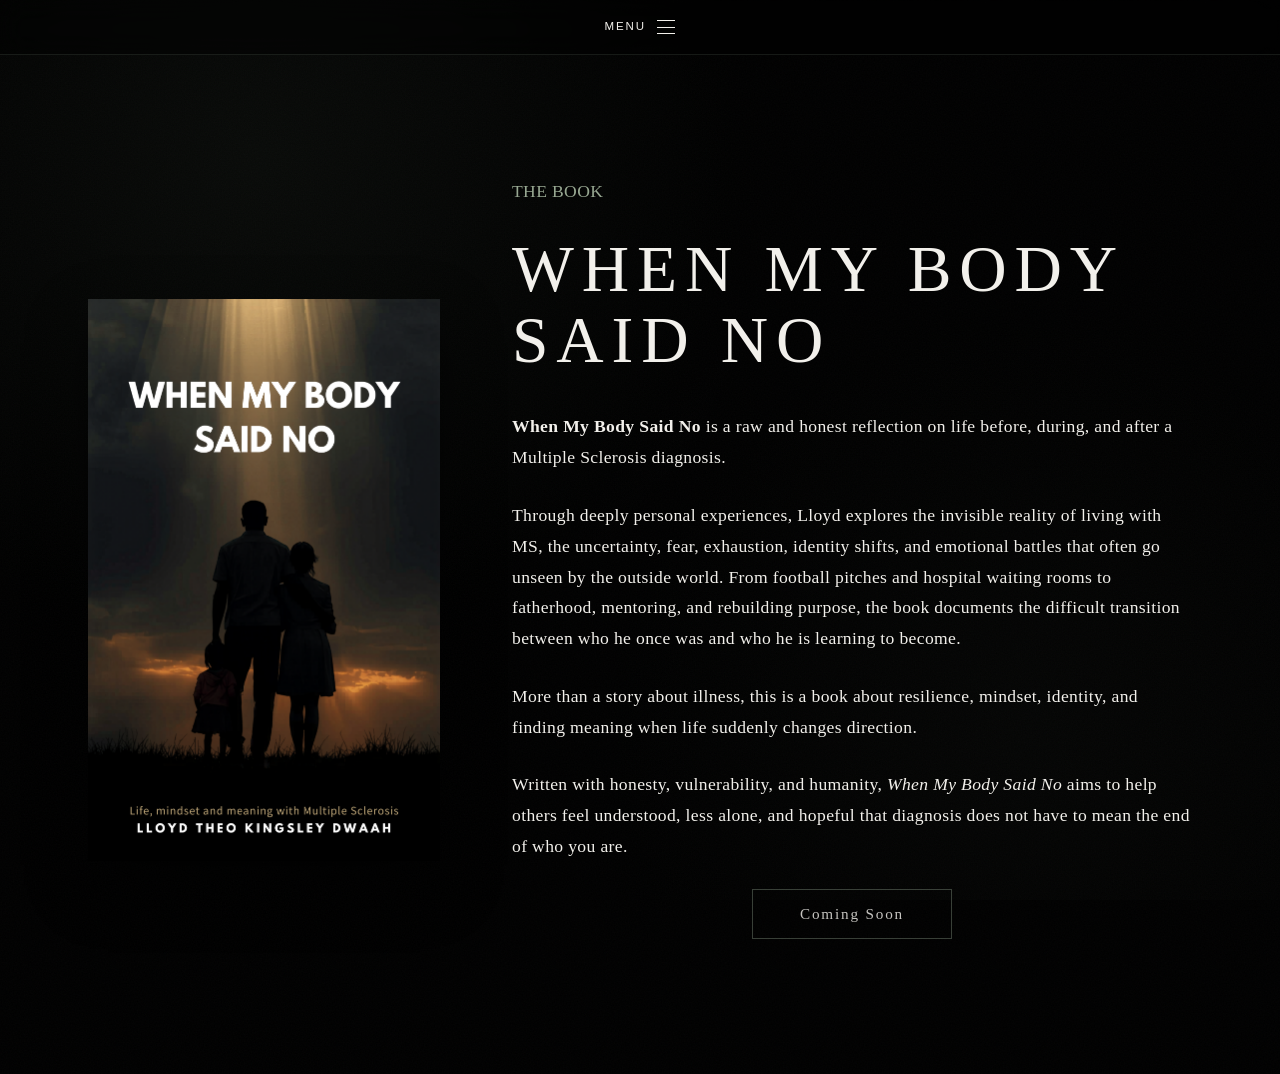
<file: the-book.html>
<!DOCTYPE html>
<html lang="en">
<head>
  <meta charset="UTF-8">
  <meta name="viewport" content="width=device-width, initial-scale=1.0">
  <title>When My Body Said No | Redefining MS</title>
  <meta name="description" content="When My Body Said No by Lloyd. A personal book on MS, resilience, identity, and rebuilding. Coming soon.">
  <meta name="author" content="Lloyd">
  <meta name="robots" content="index, follow">
  <link rel="icon" href="favicon.png" type="image/png">
  <link rel="icon" href="icon.svg" type="image/svg+xml">
  <link rel="apple-touch-icon" href="favicon.png">
  <link rel="me" href="https://www.instagram.com/redefiningms">
  <meta name="theme-color" content="#000000">
  <meta property="og:locale" content="en_GB">
  <meta property="og:type" content="book">
  <meta property="og:site_name" content="Redefining MS">
  <meta property="og:title" content="When My Body Said No | Redefining MS">
  <meta property="og:description" content="When My Body Said No by Lloyd. A personal book on MS, resilience, identity, and rebuilding. Coming soon.">
  <meta property="og:image" content="book-cover.png">
  <meta property="og:image:alt" content="When My Body Said No book cover">
  <meta name="twitter:card" content="summary_large_image">
  <meta name="twitter:title" content="When My Body Said No | Redefining MS">
  <meta name="twitter:description" content="When My Body Said No by Lloyd. A personal book on MS, resilience, identity, and rebuilding. Coming soon.">
  <meta name="twitter:image" content="book-cover.png">
  <meta name="twitter:image:alt" content="When My Body Said No book cover">
  <script type="application/ld+json">
    {
      "@context": "https://schema.org",
      "@type": "Book",
      "name": "When My Body Said No",
      "author": {
        "@type": "Person",
        "name": "Lloyd"
      },
      "description": "A personal book on life before, during, and after a Multiple Sclerosis diagnosis.",
      "image": "book-cover.png",
      "inLanguage": "en-GB",
      "bookFormat": "https://schema.org/EBook",
      "isPartOf": {
        "@type": "WebSite",
        "name": "Redefining MS"
      }
    }
  </script>
  <style>
    :root {
      --bg: #000000;
      --text: #f2f0eb;
      --text-sage: #98a892;
      --screen-gutter: clamp(2rem, 8vw, 5.5rem);
      --reveal-duration: 1.25s;
      --reveal-ease: cubic-bezier(0.22, 1, 0.36, 1);
    }

    * {
      box-sizing: border-box;
      margin: 0;
    }

    html {
      scroll-behavior: smooth;
    }

    body {
      min-height: 100%;
      background: var(--bg);
      color: var(--text);
      font-family: "Iowan Old Style", "Palatino Linotype", Palatino, Georgia, serif;
    }

    .book-backdrop {
      position: fixed;
      inset: 0;
      z-index: 0;
      pointer-events: none;
      background:
        radial-gradient(circle at 20% 18%, rgba(118, 142, 118, 0.08), transparent 42%),
        radial-gradient(circle at 80% 82%, rgba(88, 98, 86, 0.06), transparent 40%),
        linear-gradient(180deg, rgba(0, 0, 0, 0.96) 0%, rgba(0, 0, 0, 0.9) 100%);
      transform: translate3d(0, 0, 0);
      will-change: transform;
    }

    .book-grain {
      position: fixed;
      inset: -20%;
      z-index: 1;
      pointer-events: none;
      opacity: 0.028;
      background-image: url("data:image/svg+xml,%3Csvg viewBox='0 0 200 200' xmlns='http://www.w3.org/2000/svg'%3E%3Cfilter id='n'%3E%3CfeTurbulence type='fractalNoise' baseFrequency='0.8' numOctaves='3' stitchTiles='stitch'/%3E%3C/filter%3E%3Crect width='100%25' height='100%25' filter='url(%23n)'/%3E%3C/svg%3E");
      background-size: 220px 220px;
      animation: book-grain 22s steps(10) infinite;
    }

    @keyframes book-grain {
      0% {
        transform: translate3d(0, 0, 0);
      }

      100% {
        transform: translate3d(-3%, 2%, 0);
      }
    }

    .site-nav {
      position: fixed;
      top: 0;
      left: 0;
      right: 0;
      z-index: 30;
      padding: 0.9rem var(--screen-gutter);
      border-bottom: 1px solid rgba(152, 168, 146, 0.14);
      background: rgba(0, 0, 0, 0.42);
      backdrop-filter: blur(14px);
      -webkit-backdrop-filter: blur(14px);
    }

    .site-nav.is-menu-open {
      background: transparent;
      border-bottom-color: transparent;
      backdrop-filter: none;
      -webkit-backdrop-filter: none;
    }

    .site-nav.is-menu-open .site-nav__inner {
      position: fixed;
      top: 0;
      right: 0;
      left: 0;
      padding: 0.9rem var(--screen-gutter);
    }

    .site-nav__inner {
      position: relative;
      z-index: 52;
      display: flex;
      align-items: center;
      justify-content: center;
      max-width: 72rem;
      margin: 0 auto;
    }

    .site-nav__toggle {
      display: inline-flex;
      align-items: center;
      gap: 0.7rem;
      padding: 0.35rem 0.15rem;
      border: 0;
      background: transparent;
      color: var(--text);
      cursor: pointer;
    }

    .site-nav__toggle-label {
      font-size: 0.72rem;
      font-weight: 400;
      letter-spacing: 0.16em;
      line-height: 1;
      text-transform: uppercase;
    }

    .site-nav__toggle-lines {
      display: grid;
      gap: 0.35rem;
    }

    .site-nav__toggle-lines span {
      display: block;
      width: 1.15rem;
      height: 1px;
      background: currentColor;
      transition: transform 0.35s ease, opacity 0.35s ease;
    }

    .site-nav.is-menu-open .site-nav__toggle-lines span:nth-child(1) {
      transform: translateY(0.43rem) rotate(45deg);
    }

    .site-nav.is-menu-open .site-nav__toggle-lines span:nth-child(2) {
      opacity: 0;
    }

    .site-nav.is-menu-open .site-nav__toggle-lines span:nth-child(3) {
      transform: translateY(-0.43rem) rotate(-45deg);
    }

    .site-nav__menu {
      position: fixed;
      inset: 0;
      z-index: 50;
      display: grid;
      place-items: center;
      min-height: 100vh;
      min-height: 100dvh;
      padding: var(--screen-gutter);
      background: var(--bg);
      opacity: 0;
      visibility: hidden;
      pointer-events: none;
      transition:
        opacity 0.55s ease,
        visibility 0.55s ease;
    }

    body.is-nav-open .site-nav__menu {
      opacity: 1;
      visibility: visible;
      pointer-events: auto;
    }

    .site-nav__list {
      display: flex;
      flex-direction: column;
      align-items: center;
      gap: clamp(2rem, 4.5vh, 3.25rem);
      list-style: none;
    }

    .site-nav__link {
      color: var(--text);
      font-size: clamp(1.45rem, 4.2vw, 2.35rem);
      font-weight: 400;
      letter-spacing: 0.08em;
      line-height: 1.2;
      text-decoration: none;
      opacity: 0.9;
      transition: color 0.4s ease, opacity 0.4s ease;
    }

    .site-nav__link:hover,
    .site-nav__link:focus-visible {
      color: var(--text-sage);
      opacity: 1;
    }

    .site-nav__link:focus-visible {
      outline: 2px solid var(--text-sage);
      outline-offset: 4px;
    }

    .site-nav__link--current {
      color: var(--text-sage);
    }

    body.is-nav-open {
      overflow: hidden;
    }

    .book-page {
      position: relative;
      z-index: 1;
      padding:
        calc(5.5rem + var(--screen-gutter))
        var(--screen-gutter)
        clamp(4rem, 10vh, 6rem);
    }

    .book-page__layout {
      display: grid;
      align-items: start;
      gap: clamp(2.5rem, 6vw, 4.5rem);
      max-width: 72rem;
      margin: 0 auto;
    }

    .book-page__cover {
      display: block;
      width: min(100%, 20rem);
      margin: 0 auto;
      box-shadow: 0 1.5rem 3.5rem rgba(0, 0, 0, 0.45);
    }

    .book-page__cover.is-visible {
      animation: book-cover-float 8s ease-in-out 0.8s infinite;
    }

    .book-page__content {
      width: min(100%, 42rem);
    }

    .book-page__eyebrow {
      margin-bottom: 0.85rem;
      color: var(--text-sage);
      font-size: 0.72rem;
      font-weight: 400;
      letter-spacing: 0.16em;
      line-height: 1.2;
      text-transform: uppercase;
    }

    .book-page__title {
      margin-bottom: clamp(1.75rem, 4vh, 2.5rem);
      font-size: clamp(2.05rem, 6.4vw, 4.1rem);
      font-weight: 400;
      letter-spacing: 0.12em;
      line-height: 1.08;
      text-transform: uppercase;
    }

    .book-page__content p {
      margin-bottom: clamp(1.35rem, 3vh, 1.85rem);
      font-size: clamp(0.98rem, 1.95vw, 1.1rem);
      font-weight: 400;
      letter-spacing: 0.02em;
      line-height: 1.75;
    }

    .book-page__content p:last-of-type {
      margin-bottom: clamp(2rem, 5vh, 3rem);
    }

    .book-page__cta-row {
      display: flex;
      justify-content: center;
      width: 100%;
    }

    .book-page__cta {
      display: inline-flex;
      align-items: center;
      justify-content: center;
      min-width: 12.5rem;
      padding: 0.95rem 1.85rem;
      border: 1px solid rgba(152, 168, 146, 0.45);
      color: var(--text);
      background: transparent;
      font: inherit;
      font-size: clamp(0.85rem, 1.4vw, 0.95rem);
      letter-spacing: 0.12em;
      line-height: 1.2;
      text-decoration: none;
      transition:
        color 0.5s ease,
        border-color 0.5s ease,
        background-color 0.5s ease;
    }

    .book-page__cta:hover,
    .book-page__cta:focus-visible {
      border-color: var(--text-sage);
      background: rgba(152, 168, 146, 0.1);
    }

    .book-page__cta:focus-visible {
      outline: 2px solid var(--text-sage);
      outline-offset: 3px;
    }

    .book-page__cta--soon {
      cursor: default;
      opacity: 0.82;
    }

    .book-page__cta--soon:hover,
    .book-page__cta--soon:focus-visible {
      border-color: rgba(152, 168, 146, 0.45);
      background: transparent;
    }

    .book-reveal {
      opacity: 0;
      filter: blur(10px);
      transform: translate3d(0, 1.25rem, 0);
      transition:
        opacity var(--reveal-duration) var(--reveal-ease),
        filter var(--reveal-duration) var(--reveal-ease),
        transform calc(var(--reveal-duration) + 0.1s) var(--reveal-ease);
      transition-delay: var(--reveal-delay, 0s);
    }

    .book-reveal.is-visible {
      opacity: 1;
      filter: blur(0);
      transform: translate3d(0, 0, 0);
    }

    @keyframes book-cover-float {
      0%,
      100% {
        transform: translate3d(0, 0, 0);
      }

      50% {
        transform: translate3d(0, -0.45rem, 0);
      }
    }

    @media (prefers-reduced-motion: reduce) {
      .book-grain {
        animation: none;
      }

      .book-reveal,
      .book-page__cover.is-visible {
        opacity: 1;
        filter: none;
        transform: none;
        transition: none;
        animation: none;
      }
    }

    @media (min-width: 900px) {
      .book-page__layout {
        grid-template-columns: minmax(16rem, 22rem) minmax(0, 1fr);
        align-items: center;
      }

      .book-page__cover {
        margin: 0;
        width: 100%;
      }

      .book-page__content {
        width: auto;
      }
    }
  </style>
  <link rel="stylesheet" href="css/site-nav.css">
</head>
<body>

  <div class="book-backdrop" id="book-backdrop" aria-hidden="true"></div>
  <div class="book-grain" aria-hidden="true"></div>

  <header class="site-nav" id="site-nav">
    <div class="site-nav__inner">
      <button type="button" class="site-nav__toggle" aria-expanded="false" aria-controls="site-nav-menu">
        <span class="site-nav__toggle-label" id="site-nav-toggle-label">Menu</span>
        <span class="site-nav__toggle-lines" aria-hidden="true">
          <span></span>
          <span></span>
          <span></span>
        </span>
      </button>
    </div>
  </header>

  <nav id="site-nav-menu" class="site-nav__menu" aria-label="Primary" aria-hidden="true">
    <ul class="site-nav__list">
      <li><a class="site-nav__link" href="index.html">Home</a></li>
      <li><a class="site-nav__link" href="my-story.html">My Story</a></li>
      <li><a class="site-nav__link site-nav__link--current" href="the-book.html" aria-current="page">The Book</a></li>
      <li><a class="site-nav__link" href="support.html">Support</a></li>
      <li><a class="site-nav__link" href="https://www.instagram.com/redefiningms" target="_blank" rel="noopener noreferrer">Connect</a></li>
    </ul>
  </nav>

  <main class="book-page">
    <div class="book-page__layout">
      <img class="book-page__cover book-reveal" src="book-cover.png" alt="When My Body Said No book cover" style="--reveal-delay: 0s">
      <article class="book-page__content">
        <p class="book-page__eyebrow book-reveal" style="--reveal-delay: 0.1s">The Book</p>
        <h1 class="book-page__title book-reveal" style="--reveal-delay: 0.18s">When My Body Said No</h1>
        <p class="book-reveal" style="--reveal-delay: 0.26s"><strong>When My Body Said No</strong> is a raw and honest reflection on life before, during, and after a Multiple Sclerosis diagnosis.</p>
        <p class="book-reveal" style="--reveal-delay: 0.34s">Through deeply personal experiences, Lloyd explores the invisible reality of living with MS, the uncertainty, fear, exhaustion, identity shifts, and emotional battles that often go unseen by the outside world. From football pitches and hospital waiting rooms to fatherhood, mentoring, and rebuilding purpose, the book documents the difficult transition between who he once was and who he is learning to become.</p>
        <p class="book-reveal" style="--reveal-delay: 0.42s">More than a story about illness, this is a book about resilience, mindset, identity, and finding meaning when life suddenly changes direction.</p>
        <p class="book-reveal" style="--reveal-delay: 0.5s">Written with honesty, vulnerability, and humanity, <em>When My Body Said No</em> aims to help others feel understood, less alone, and hopeful that diagnosis does not have to mean the end of who you are.</p>
        <p class="book-page__cta-row book-reveal" style="--reveal-delay: 0.58s">
          <span class="book-page__cta book-page__cta--soon" role="status">Coming Soon</span>
        </p>
      </article>
    </div>
  </main>

  <script>
    const siteNav = document.getElementById("site-nav");
    const navToggle = document.querySelector(".site-nav__toggle");
    const navToggleLabel = document.getElementById("site-nav-toggle-label");
    const navMenu = document.getElementById("site-nav-menu");
    const mobileNavQuery = window.matchMedia("(max-width: 767px)");
    const reducedMotionQuery = window.matchMedia("(prefers-reduced-motion: reduce)");
    const bookBackdrop = document.getElementById("book-backdrop");
    const revealElements = document.querySelectorAll(".book-reveal");

    const setMenuOpen = (open) => {
      siteNav.classList.toggle("is-menu-open", open);
      navToggle.setAttribute("aria-expanded", String(open));
      document.body.classList.toggle("is-nav-open", open);
      navMenu.setAttribute("aria-hidden", String(!open));

      if (navToggleLabel) {
        navToggleLabel.textContent = open ? "Close" : "Menu";
      }
    };

    navToggle.addEventListener("click", () => {
      setMenuOpen(!siteNav.classList.contains("is-menu-open"));
    });

    navMenu.addEventListener("click", (event) => {
      if (event.target.closest(".site-nav__link")) {
        setMenuOpen(false);
      }
    });

    document.addEventListener("keydown", (event) => {
      if (event.key === "Escape") {
        setMenuOpen(false);
      }
    });

    mobileNavQuery.addEventListener("change", () => {
      setMenuOpen(false);
    });

    if (!reducedMotionQuery.matches) {
      const revealObserver = new IntersectionObserver(
        (entries, observer) => {
          entries.forEach((entry) => {
            if (!entry.isIntersecting) {
              return;
            }

            entry.target.classList.add("is-visible");
            observer.unobserve(entry.target);
          });
        },
        {
          threshold: 0.2,
          rootMargin: "0px 0px -8% 0px",
        }
      );

      revealElements.forEach((element) => revealObserver.observe(element));

      if (bookBackdrop) {
        let parallaxFrame = null;

        const updateParallax = () => {
          parallaxFrame = null;
          bookBackdrop.style.transform = `translate3d(0, ${window.scrollY * 0.08}px, 0)`;
        };

        const queueParallax = () => {
          if (parallaxFrame !== null) {
            return;
          }

          parallaxFrame = window.requestAnimationFrame(updateParallax);
        };

        window.addEventListener("scroll", queueParallax, { passive: true });
        window.addEventListener("resize", queueParallax);
        queueParallax();
      }
    } else {
      revealElements.forEach((element) => element.classList.add("is-visible"));
    }
  </script>
</body>
</html>
</file>
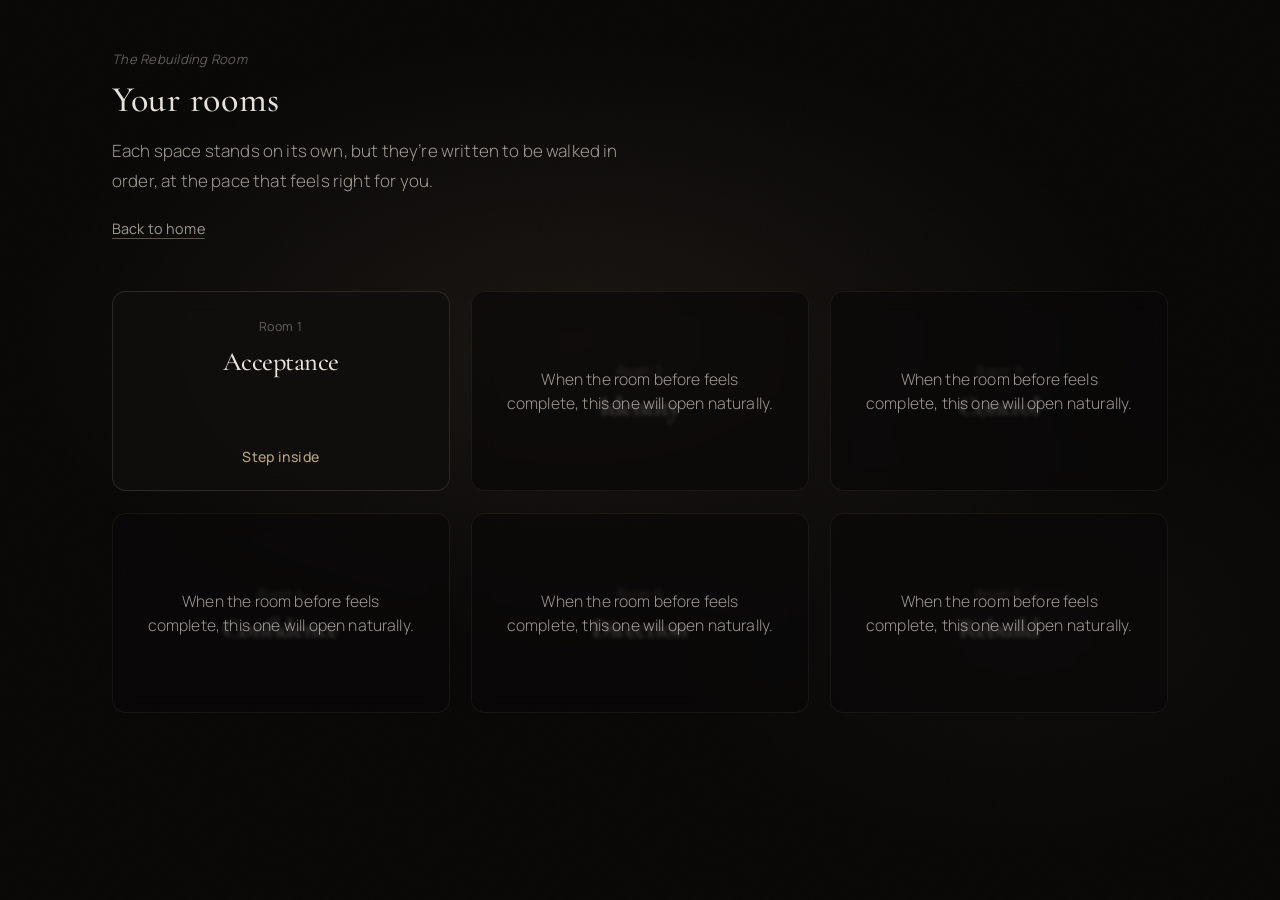
<file: the-rebuilding-room/completion.html>
<!DOCTYPE html>
<html lang="en">
<head>
  <meta charset="UTF-8">
  <meta name="viewport" content="width=device-width, initial-scale=1, viewport-fit=cover">
  <title>You’ve completed: The Rebuilding Room</title>
  <meta name="description" content="You finished The Rebuilding Room. Book a call or download your reflections.">
  <meta name="robots" content="index, follow">
  <meta name="theme-color" content="#070605">
  <link rel="stylesheet" href="css/coaching-theme.css">
  <style>
    :root {
      --gutter: clamp(1rem, 4vw + 0.35rem, 3rem);
    }

    * {
      box-sizing: border-box;
      margin: 0;
    }

    body {
      min-height: 100%;
      min-height: 100dvh;
    }

    .complete-bg {
      position: fixed;
      inset: 0;
      z-index: 0;
      pointer-events: none;
      background:
        radial-gradient(ellipse 72% 58% at 50% 22%, var(--accent-glow), transparent 58%),
        radial-gradient(ellipse 45% 38% at 20% 88%, rgba(95, 88, 78, 0.07), transparent 52%),
        var(--bg-base);
      animation: coaching-ambient 26s var(--ease-soft) infinite;
    }

    .complete-main {
      position: relative;
      z-index: 1;
      display: flex;
      flex-direction: column;
      align-items: center;
      justify-content: center;
      min-height: 100vh;
      min-height: 100dvh;
      padding-left: max(var(--gutter), env(safe-area-inset-left, 0px));
      padding-right: max(var(--gutter), env(safe-area-inset-right, 0px));
      padding-top: max(var(--gutter), env(safe-area-inset-top, 0px));
      padding-bottom: max(var(--gutter), env(safe-area-inset-bottom, 0px));
      text-align: center;
    }

    .complete-inner {
      width: min(100%, 36rem);
      animation: coaching-rise var(--dur-long) var(--ease-soft) forwards;
    }

    .complete-eyebrow {
      margin-bottom: 0.65rem;
      color: var(--text-faint);
      font-size: 0.88rem;
      font-weight: 400;
      font-style: italic;
      letter-spacing: 0.02em;
    }

    .complete-title {
      font-family: var(--font-display);
      font-size: clamp(1.65rem, 4.5vw, 2.35rem);
      font-weight: 500;
      letter-spacing: var(--heading-tracking, 0.02em);
      line-height: 1.14;
      text-wrap: balance;
      overflow-wrap: break-word;
    }

    .complete-message {
      margin-top: 1.35rem;
      color: var(--text-quiet);
      font-size: clamp(1rem, 1.85vw, 1.1rem);
      font-weight: 300;
      line-height: 1.78;
      text-wrap: pretty;
    }

    .complete-actions {
      display: flex;
      flex-direction: column;
      align-items: stretch;
      gap: 0.85rem;
      margin-top: clamp(2rem, 5vw, 2.75rem);
    }

    @media (min-width: 32em) {
      .complete-actions {
        flex-direction: row;
        flex-wrap: wrap;
        justify-content: center;
        align-items: center;
      }

      .complete-actions__secondary {
        order: 2;
      }

      .complete-actions__primary {
        order: 1;
        flex: 1 1 auto;
        min-width: min(100%, 14rem);
      }
    }

    .complete-btn {
      display: inline-flex;
      align-items: center;
      justify-content: center;
      min-height: max(2.75rem, 48px);
      padding: 0.92rem 1.4rem;
      border-radius: 0.55rem;
      font: inherit;
      font-size: 0.9rem;
      font-weight: 500;
      letter-spacing: 0.02em;
      text-decoration: none;
      cursor: pointer;
      border: 1px solid transparent;
      touch-action: manipulation;
      transition: border-color var(--dur-short) var(--ease-out), box-shadow var(--dur-medium) var(--ease-soft), transform var(--dur-medium) var(--ease-soft);
    }

    .complete-btn--primary {
      border-color: var(--line-strong);
      color: #171310;
      background: linear-gradient(165deg, rgba(232, 212, 184, 0.98) 0%, var(--accent-mid) 50%, #8f734d 100%);
      box-shadow: 0 0 1.5rem var(--accent-glow);
    }

    .complete-btn--primary:hover,
    .complete-btn--primary:focus-visible {
      box-shadow: 0 0 2rem rgba(185, 155, 115, 0.22);
      transform: translateY(-2px);
    }

    .complete-btn--secondary {
      border: 1px solid var(--line);
      color: var(--text);
      background: transparent;
    }

    .complete-btn--secondary:hover,
    .complete-btn--secondary:focus-visible {
      border-color: var(--line-strong);
      background: var(--bg-card);
    }

    .complete-btn:focus-visible {
      outline: 2px solid var(--line-strong);
      outline-offset: 3px;
    }

    .complete-nav {
      margin-top: clamp(2.25rem, 5vw, 3rem);
      font-size: 0.86rem;
      font-weight: 400;
      letter-spacing: 0.02em;
    }

    .complete-nav a {
      color: var(--text-quiet);
      text-decoration: none;
      border-bottom: 1px solid transparent;
      transition: color var(--dur-short) var(--ease-out), border-color var(--dur-short) var(--ease-out);
    }

    .complete-nav a:hover,
    .complete-nav a:focus-visible {
      color: var(--accent);
      border-bottom-color: var(--accent-soft);
    }

    .complete-nav-sep {
      margin: 0 0.5rem;
      color: var(--text-faint);
    }

    .complete-download-status {
      margin-top: 1rem;
      min-height: 1.25rem;
      color: var(--text-quiet);
      font-size: 0.86rem;
      font-weight: 300;
    }

    @media (prefers-reduced-motion: reduce) {
      .complete-bg {
        animation: none;
      }

      .complete-inner {
        animation: none;
      }

      .complete-btn--primary:hover,
      .complete-btn--primary:focus-visible {
        transform: none;
      }
    }
  </style>
</head>
<body>
  <div class="complete-bg" aria-hidden="true"></div>

  <main class="complete-main">
    <div class="complete-inner">
      <p class="complete-eyebrow">The Rebuilding Room</p>
      <h1 class="complete-title" id="complete-title">You’ve completed The Rebuilding Room</h1>
      <p class="complete-message">
        You showed up for six rooms of honest reflection. That takes courage. Carry what you’ve written with you;
        it’s proof of how far you’ve already come. When you’re ready, the next step is yours to choose.
      </p>

      <div class="complete-actions">
        <!-- Replace href with your real booking link (e.g. Calendly). -->
        <a
          class="complete-btn complete-btn--primary complete-actions__primary"
          id="book-rebuilding-call"
          href="https://calendly.com"
          target="_blank"
          rel="noopener noreferrer"
        >Book a rebuilding call</a>
        <button type="button" class="complete-btn complete-btn--secondary complete-actions__secondary" id="download-reflections">
          Download my reflections
        </button>
      </div>

      <p class="complete-download-status" id="download-status" role="status" aria-live="polite"></p>

      <nav class="complete-nav" aria-label="Footer">
        <a href="dashboard.html">Course dashboard</a>
        <span class="complete-nav-sep" aria-hidden="true">/</span>
        <a href="./">Home</a>
      </nav>
    </div>
  </main>

  <script src="js/course-progress.js"></script>
  <script>
    (function () {
      if (!window.RRCourseProgress || !window.RRCourseProgress.hasCompletedCourse()) {
        window.location.replace("dashboard.html");
        return;
      }

      var statusEl = document.getElementById("download-status");

      document.getElementById("download-reflections")?.addEventListener("click", function () {
        try {
          var text = window.RRCourseProgress.getReflectionsExportText();
          var blob = new Blob([text], { type: "text/plain;charset=utf-8" });
          var url = URL.createObjectURL(blob);
          var a = document.createElement("a");
          a.href = url;
          a.download = "rebuilding-room-my-reflections.txt";
          a.rel = "noopener";
          document.body.appendChild(a);
          a.click();
          document.body.removeChild(a);
          URL.revokeObjectURL(url);
          if (statusEl) {
            statusEl.textContent = "Your file should begin downloading.";
          }
        } catch (e) {
          if (statusEl) {
            statusEl.textContent = "Something interrupted the download. You can still copy your words from each room.";
          }
        }
      });
    })();
  </script>
</body>
</html>
</file>
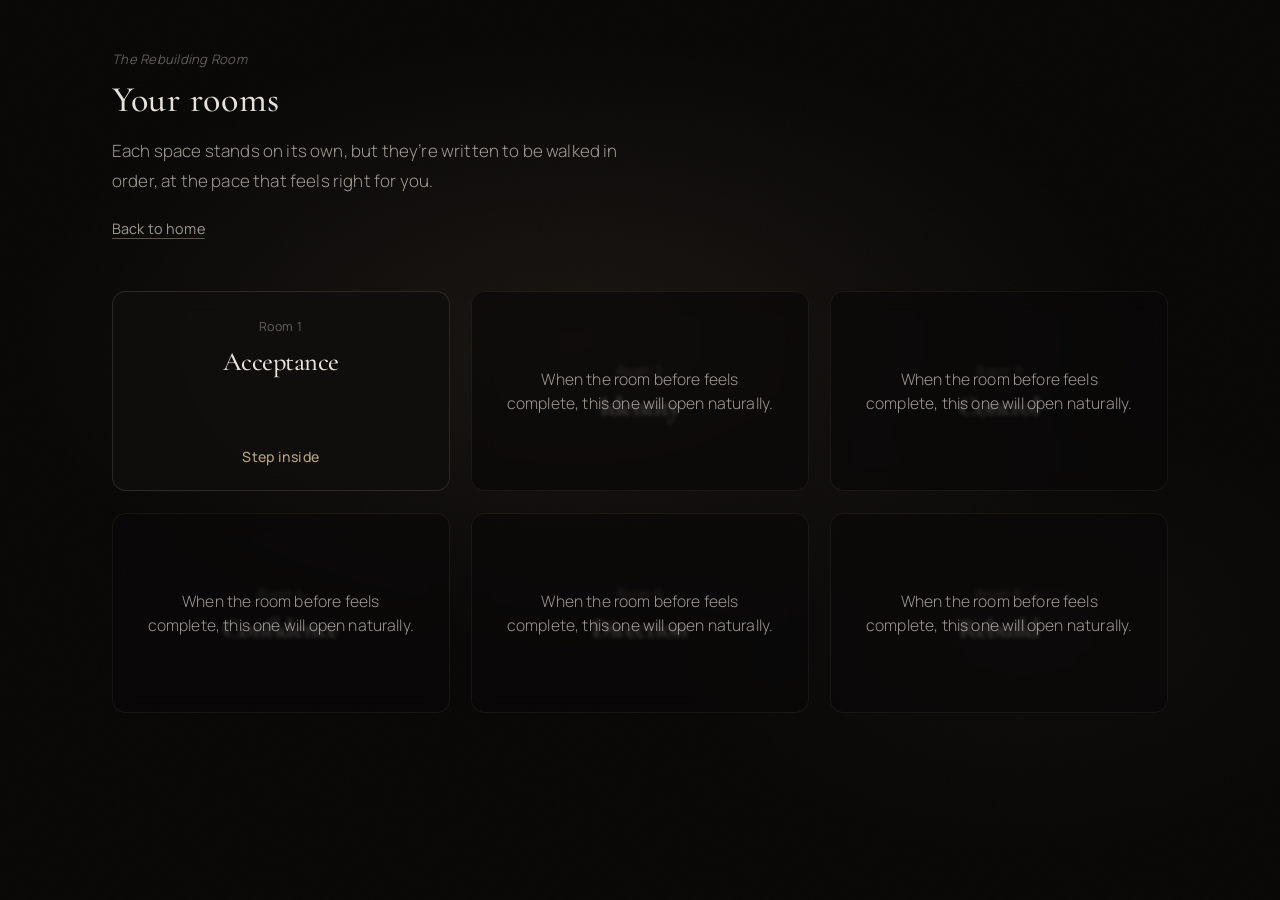
<file: the-rebuilding-room/dashboard.html>
<!DOCTYPE html>
<html lang="en">
<head>
  <meta charset="UTF-8">
  <meta name="viewport" content="width=device-width, initial-scale=1, viewport-fit=cover">
  <title>Your rooms: The Rebuilding Room</title>
  <meta name="description" content="Your rooms in The Rebuilding Room: a free step-by-step coaching course.">
  <meta name="robots" content="index, follow">
  <meta name="theme-color" content="#070605">
  <link rel="stylesheet" href="css/coaching-theme.css">
  <style>
    :root {
      --gutter: clamp(1rem, 4vw + 0.35rem, 3rem);
    }

    * {
      box-sizing: border-box;
      margin: 0;
    }

    body {
      min-height: 100%;
      min-height: 100dvh;
    }

    .dash-backdrop {
      position: fixed;
      inset: 0;
      z-index: 0;
      pointer-events: none;
      background:
        radial-gradient(ellipse 70% 55% at 45% 38%, var(--accent-glow), transparent 62%),
        radial-gradient(ellipse 50% 45% at 80% 70%, rgba(120, 110, 95, 0.06), transparent 55%),
        var(--bg-base);
      animation: coaching-ambient 28s var(--ease-soft) infinite;
    }

    .dash-grain {
      position: fixed;
      inset: -20%;
      z-index: 1;
      pointer-events: none;
      opacity: 0.026;
      background-image: url("data:image/svg+xml,%3Csvg viewBox='0 0 200 200' xmlns='http://www.w3.org/2000/svg'%3E%3Cfilter id='n'%3E%3CfeTurbulence type='fractalNoise' baseFrequency='0.85' numOctaves='3' stitchTiles='stitch'/%3E%3C/filter%3E%3Crect width='100%25' height='100%25' filter='url(%23n)'/%3E%3C/svg%3E");
      background-size: 220px 220px;
    }

    .dash-main {
      position: relative;
      z-index: 2;
      max-width: 72rem;
      margin: 0 auto;
      padding-left: max(var(--gutter), env(safe-area-inset-left, 0px));
      padding-right: max(var(--gutter), env(safe-area-inset-right, 0px));
      padding-top: max(var(--gutter), env(safe-area-inset-top, 0px));
      padding-bottom: max(clamp(3rem, 8vh, 5rem), env(safe-area-inset-bottom, 0px));
    }

    .dash-header {
      margin-bottom: clamp(2rem, 5vw, 3rem);
    }

    .dash-header__eyebrow {
      margin-bottom: 0.5rem;
      color: var(--text-faint);
      font-family: var(--font-body);
      font-size: 0.82rem;
      font-weight: 400;
      font-style: italic;
      letter-spacing: 0.02em;
    }

    .dash-header__title {
      font-family: var(--font-display);
      font-size: clamp(1.65rem, 3.8vw, 2.25rem);
      font-weight: 500;
      letter-spacing: var(--heading-tracking, 0.02em);
      line-height: 1.14;
    }

    .dash-header__lead {
      margin-top: 1rem;
      max-width: 34rem;
      color: var(--text-quiet);
      font-size: clamp(0.98rem, 1.65vw, 1.06rem);
      font-weight: 300;
      line-height: 1.72;
    }

    .dash-back {
      display: inline-block;
      margin-top: 1.35rem;
      color: var(--text-quiet);
      font-size: 0.9rem;
      font-weight: 400;
      letter-spacing: 0.01em;
      text-decoration: underline;
      text-decoration-color: var(--accent-soft);
      text-underline-offset: 0.3em;
    }

    .dash-back:hover,
    .dash-back:focus-visible {
      color: var(--accent);
    }

    .dash-back:focus-visible {
      outline: 2px solid var(--line-strong);
      outline-offset: 4px;
    }

    .dash-complete-banner {
      margin-bottom: clamp(1.5rem, 4vw, 2rem);
      padding: 1.15rem 1.35rem;
      border: 1px solid var(--line);
      border-radius: 0.75rem;
      background: var(--bg-card);
      color: var(--text-quiet);
      font-size: clamp(0.95rem, 1.55vw, 1.02rem);
      font-weight: 300;
      line-height: 1.65;
      text-wrap: pretty;
    }

    .dash-complete-banner a {
      display: inline-block;
      margin-top: 0.55rem;
      color: var(--accent);
      font-size: 0.95rem;
      font-weight: 500;
      text-decoration: underline;
      text-decoration-color: var(--accent-soft);
      text-underline-offset: 0.25em;
    }

    .dash-complete-banner a:hover,
    .dash-complete-banner a:focus-visible {
      color: var(--text);
    }

    .dash-complete-banner a:focus-visible {
      outline: 2px solid var(--line-strong);
      outline-offset: 3px;
    }

    .dash-grid {
      display: grid;
      gap: clamp(1rem, 2.5vw, 1.35rem);
      grid-template-columns: 1fr;
      margin: 0;
      padding: 0;
      list-style: none;
    }

    .dash-grid__cell {
      margin: 0;
      padding: 0;
      min-width: 0;
    }

    .dash-grid__cell > a,
    .dash-grid__cell > article {
      height: 100%;
    }

    .dash-grid__cell {
      opacity: 0;
      animation: coaching-rise var(--dur-long) var(--ease-soft) forwards;
    }

    .dash-grid__cell:nth-child(1) {
      animation-delay: 0.06s;
    }

    .dash-grid__cell:nth-child(2) {
      animation-delay: 0.12s;
    }

    .dash-grid__cell:nth-child(3) {
      animation-delay: 0.18s;
    }

    .dash-grid__cell:nth-child(4) {
      animation-delay: 0.24s;
    }

    .dash-grid__cell:nth-child(5) {
      animation-delay: 0.3s;
    }

    .dash-grid__cell:nth-child(6) {
      animation-delay: 0.36s;
    }

    @media (min-width: 34em) {
      .dash-grid {
        grid-template-columns: repeat(2, 1fr);
      }
    }

    @media (min-width: 56em) {
      .dash-grid {
        grid-template-columns: repeat(3, 1fr);
      }
    }

    .dash-card {
      position: relative;
      display: flex;
      flex-direction: column;
      min-height: 12.5rem;
      padding: 1.5rem 1.35rem 1.35rem;
      border: 1px solid var(--line);
      border-radius: 0.85rem;
      background: var(--bg-card-solid);
      text-align: center;
      overflow: hidden;
      backdrop-filter: blur(12px);
    }

    .dash-card--unlocked {
      color: inherit;
      text-decoration: none;
      cursor: pointer;
      touch-action: manipulation;
      transition:
        border-color var(--dur-short) var(--ease-out),
        box-shadow var(--dur-medium) var(--ease-soft),
        transform var(--dur-medium) var(--ease-soft);
    }

    @media (hover: hover) and (pointer: fine) {
      .dash-card--unlocked:hover {
        border-color: var(--line-strong);
        box-shadow: 0 0 0 1px var(--accent-glow), 0 1.25rem 3rem rgba(0, 0, 0, 0.35);
        transform: translateY(-3px);
      }

      .dash-card--unlocked:focus-visible {
        border-color: var(--line-strong);
        box-shadow: 0 0 0 1px var(--accent-glow), 0 1.25rem 3rem rgba(0, 0, 0, 0.35);
        transform: translateY(-3px);
      }
    }

    .dash-card--unlocked:focus-visible {
      outline: 2px solid var(--line-strong);
      outline-offset: 3px;
    }

    .dash-card__n {
      display: block;
      margin-bottom: 0.55rem;
      color: var(--text-faint);
      font-size: 0.78rem;
      font-weight: 400;
      letter-spacing: 0.04em;
    }

    .dash-card__title {
      font-family: var(--font-display);
      font-size: clamp(1.4rem, 2.6vw, 1.65rem);
      font-weight: 500;
      letter-spacing: -0.02em;
      line-height: 1.18;
      overflow-wrap: break-word;
    }

    .dash-card__cta {
      margin-top: auto;
      padding-top: 1.15rem;
      color: var(--accent);
      font-size: 0.88rem;
      font-weight: 500;
      letter-spacing: 0.02em;
    }

    .dash-card__trail {
      display: block;
      margin-top: 0.45rem;
      color: var(--text-faint);
      font-size: 0.8rem;
      font-weight: 300;
      font-style: italic;
      line-height: 1.35;
    }

    .dash-card--await {
      border-color: rgba(210, 190, 155, 0.08);
      background: rgba(10, 9, 8, 0.65);
    }

    .dash-card__veil {
      flex: 1;
      display: flex;
      flex-direction: column;
      align-items: center;
      justify-content: center;
      filter: blur(2px);
      opacity: 0.42;
      pointer-events: none;
      user-select: none;
      transition: opacity var(--dur-medium) var(--ease-soft);
    }

    .dash-card--await .dash-card__title {
      color: rgba(235, 232, 225, 0.75);
    }

    .dash-card__await-note {
      position: absolute;
      inset: 0;
      z-index: 1;
      display: flex;
      align-items: center;
      justify-content: center;
      padding: 1.25rem 1.5rem;
      margin: 0;
      color: var(--text-quiet);
      font-size: clamp(0.88rem, 1.45vw, 0.98rem);
      font-weight: 300;
      line-height: 1.55;
      text-align: center;
      text-wrap: balance;
      pointer-events: none;
    }

    @media (prefers-reduced-motion: reduce) {
      .dash-backdrop {
        animation: none;
      }

      .dash-grid__cell {
        opacity: 1;
        animation: none;
      }

      .dash-card--unlocked {
        transition: none;
      }

      .dash-card--unlocked:hover,
      .dash-card--unlocked:focus-visible {
        transform: none;
      }

      .dash-card__veil {
        filter: blur(1px);
        opacity: 0.36;
      }
    }
  </style>
</head>
<body>
  <div class="dash-backdrop" aria-hidden="true"></div>
  <div class="dash-grain" aria-hidden="true"></div>

  <main class="dash-main" id="main">
    <header class="dash-header">
      <p class="dash-header__eyebrow">The Rebuilding Room</p>
      <h1 class="dash-header__title">Your rooms</h1>
      <p class="dash-header__lead">Each space stands on its own, but they’re written to be walked in order, at the pace that feels right for you.</p>
      <a class="dash-back" href="./">Back to home</a>
    </header>

    <p class="dash-complete-banner" id="dash-complete-banner" hidden>
      You’ve finished all six rooms.
      <a href="completion.html">View your completion screen</a>
    </p>

    <ul class="dash-grid" id="dash-grid"></ul>
  </main>

  <script src="js/course-progress.js"></script>
  <script>
    (function () {
      const rooms = [
        { id: 1, name: "Acceptance" },
        { id: 2, name: "Identity" },
        { id: 3, name: "Control" },
        { id: 4, name: "Confidence" },
        { id: 5, name: "Direction" },
        { id: 6, name: "Rebuild" },
      ];

      const progress = window.RRCourseProgress.load();
      const unlockedUpTo = progress.unlockedUpTo;
      const completed = progress.completedRoomIds;

      const banner = document.getElementById("dash-complete-banner");
      if (banner && window.RRCourseProgress.hasCompletedCourse()) {
        banner.removeAttribute("hidden");
      }

      const grid = document.getElementById("dash-grid");
      if (!grid) {
        return;
      }

      const frag = document.createDocumentFragment();

      rooms.forEach((room) => {
        const li = document.createElement("li");
        li.className = "dash-grid__cell";

        if (room.id <= unlockedUpTo) {
          const a = document.createElement("a");
          const isDone = completed.indexOf(room.id) !== -1;
          a.className = "dash-card dash-card--unlocked" + (isDone ? " dash-card--complete" : "");
          a.href = `room.html?room=${room.id}`;
          let inner =
            `<span class="dash-card__n">Room ${room.id}</span>` +
            `<span class="dash-card__title">${room.name}</span>`;
          if (isDone) {
            inner += `<span class="dash-card__trail">You’ve already spent time here.</span>`;
          }
          inner += `<span class="dash-card__cta">Step inside</span>`;
          a.innerHTML = inner;
          li.appendChild(a);
        } else {
          const article = document.createElement("article");
          article.className = "dash-card dash-card--await";
          article.setAttribute("aria-disabled", "true");
          article.innerHTML =
            `<div class="dash-card__veil">` +
            `<span class="dash-card__n">Room ${room.id}</span>` +
            `<h2 class="dash-card__title">${room.name}</h2>` +
            `</div>` +
            `<p class="dash-card__await-note">When the room before feels complete, this one will open naturally.</p>`;
          li.appendChild(article);
        }

        frag.appendChild(li);
      });

      grid.appendChild(frag);
    })();
  </script>
</body>
</html>
</file>
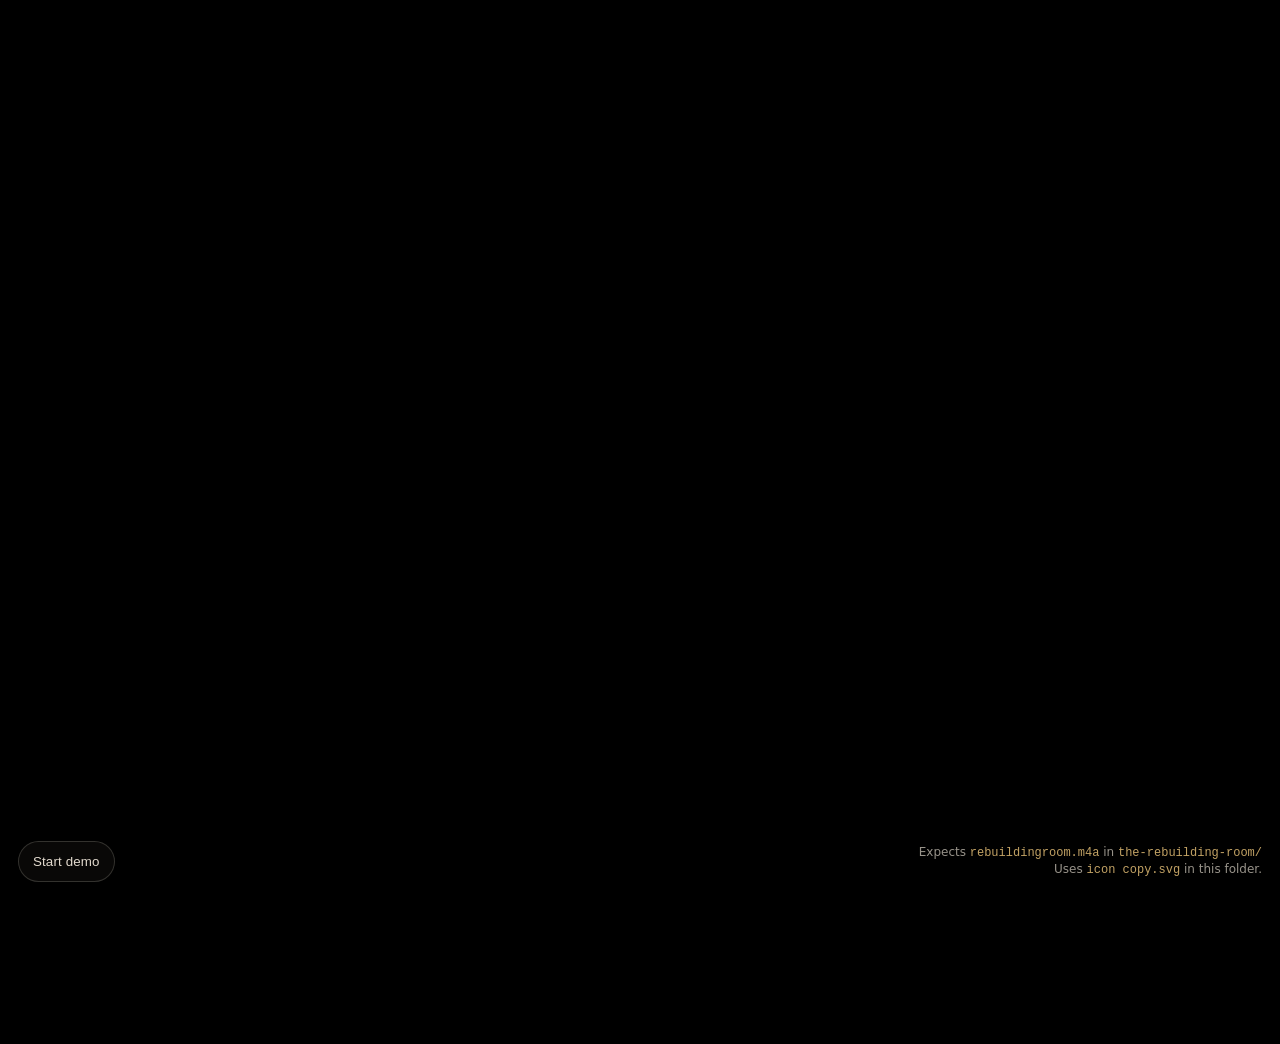
<file: the-rebuilding-room/demo-logo-intro.html>
<!doctype html>
<html lang="en">
  <head>
    <meta charset="utf-8" />
    <meta name="viewport" content="width=device-width, initial-scale=1, viewport-fit=cover" />
    <meta name="theme-color" content="#070605" />
    <title>Logo intro demo | The Rebuilding Room</title>
    <style>
      :root {
        --bg: #000000;
        --ink: rgba(245, 237, 223, 0.92);
        --gold: rgba(211, 176, 108, 0.78);
        --gold-soft: rgba(211, 176, 108, 0.42);
        --ease: cubic-bezier(0.16, 1, 0.3, 1);
      }

      html,
      body {
        height: 100%;
      }

      body {
        margin: 0;
        background: var(--bg);
        color: var(--ink);
        font-family: ui-sans-serif, system-ui, -apple-system, Segoe UI, Roboto, Helvetica, Arial,
          "Apple Color Emoji", "Segoe UI Emoji";
      }

      .wrap {
        min-height: 100%;
        display: grid;
        align-content: end;
        justify-items: center;
        padding: 24px;
        padding-bottom: max(clamp(3rem, 14vh, 7.5rem), env(safe-area-inset-bottom, 0px));
      }

      .stage {
        position: relative;
        width: min(62vw, 520px);
        aspect-ratio: 1 / 1;
        display: grid;
        place-items: center;
      }

      .logo {
        position: relative;
        width: 100%;
        height: 100%;
        opacity: 0;
        transform: translateY(2px) scale(0.992);
        filter: drop-shadow(0 0 0 rgba(0, 0, 0, 0));
        transition: opacity 600ms var(--ease), transform 900ms var(--ease);
        will-change: opacity, transform, filter;
      }

      .logo__clip {
        width: 100%;
        height: 100%;
        overflow: hidden;
        /* start fully hidden, then reveal upward */
        clip-path: inset(100% 0% 0% 0% round 0px);
        will-change: clip-path;
      }

      .logo__clip img {
        width: 100%;
        height: 100%;
        display: block;
        transform: translateY(6%);
        /* soften the reveal edge slightly */
        -webkit-mask-image: linear-gradient(
          to top,
          rgba(0, 0, 0, 1) 0%,
          rgba(0, 0, 0, 1) 82%,
          rgba(0, 0, 0, 0) 100%
        );
        mask-image: linear-gradient(
          to top,
          rgba(0, 0, 0, 1) 0%,
          rgba(0, 0, 0, 1) 82%,
          rgba(0, 0, 0, 0) 100%
        );
      }

      /*
        The source "icon.svg" is a raster image embedded in SVG (base64 PNG),
        so we simulate a "path draw" feeling with a soft mask + shimmer grain.
      */
      .logo::before {
        content: "";
        position: absolute;
        inset: -14%;
        background:
          radial-gradient(60% 60% at 50% 45%, rgba(245, 237, 223, 0.08), rgba(0, 0, 0, 0) 62%),
          radial-gradient(70% 70% at 50% 50%, rgba(211, 176, 108, 0.09), rgba(0, 0, 0, 0) 64%);
        opacity: 0;
        filter: blur(18px);
        transform: scale(0.98);
        transition: opacity 900ms var(--ease), transform 1200ms var(--ease);
        pointer-events: none;
      }

      .logo::after {
        content: "";
        position: absolute;
        inset: -10%;
        opacity: 0;
        pointer-events: none;
        mix-blend-mode: screen;
        background:
          radial-gradient(80% 80% at 45% 40%, rgba(245, 237, 223, 0.14), rgba(0, 0, 0, 0) 58%),
          radial-gradient(90% 90% at 55% 55%, rgba(211, 176, 108, 0.14), rgba(0, 0, 0, 0) 66%),
          repeating-linear-gradient(
            115deg,
            rgba(245, 237, 223, 0.00) 0px,
            rgba(245, 237, 223, 0.00) 10px,
            rgba(245, 237, 223, 0.05) 12px,
            rgba(245, 237, 223, 0.00) 18px
          );
        filter: blur(9px);
        transform: translateY(0px);
      }

      .controls {
        position: fixed;
        left: 18px;
        right: 18px;
        bottom: 18px;
        display: flex;
        align-items: center;
        justify-content: space-between;
        gap: 12px;
      }

      .volume-hint {
        position: fixed;
        left: 50%;
        top: 56%;
        transform: translate(-50%, -50%);
        color: rgba(245, 237, 223, 0.72);
        font-size: 14px;
        letter-spacing: 0.06em;
        text-transform: uppercase;
        text-shadow: 0 0 20px rgba(211, 176, 108, 0.10);
        opacity: 0;
        pointer-events: none;
        transition: opacity 500ms var(--ease);
      }

      .is-running .volume-hint {
        opacity: 1;
      }

      .is-running .volume-hint.is-hidden {
        opacity: 0;
      }

      .is-running .volume-hint .type {
        display: inline-block;
        white-space: nowrap;
        overflow: hidden;
        width: 0ch;
        animation: type-on 1200ms steps(18, end) 0ms forwards;
      }

      @keyframes type-on {
        from {
          width: 0ch;
        }
        to {
          width: 18ch; /* "TURN ON VOLUME..." */
        }
      }

      .btn {
        border: 1px solid rgba(245, 237, 223, 0.18);
        background: rgba(18, 16, 14, 0.55);
        color: var(--ink);
        padding: 12px 14px;
        border-radius: 999px;
        cursor: pointer;
        letter-spacing: 0.01em;
        transition: transform 120ms var(--ease), background 180ms var(--ease),
          border-color 180ms var(--ease);
        backdrop-filter: blur(12px);
      }

      .btn:hover {
        transform: translateY(-1px);
        border-color: rgba(211, 176, 108, 0.42);
        background: rgba(26, 22, 19, 0.62);
      }

      .hint {
        font-size: 12px;
        color: rgba(245, 237, 223, 0.62);
        line-height: 1.3;
        text-align: right;
      }

      .hint code {
        color: rgba(211, 176, 108, 0.92);
      }

      .is-running .logo {
        animation: breathe 12.5s ease-in-out infinite;
      }

      /* pure black for first ~9s */
      .is-running .logo {
        animation-delay: 0s;
      }

      .is-running .logo::before {
        animation: aura 18s ease-in-out infinite;
        animation-delay: 9s;
      }

      .is-running .logo::after {
        animation: ink 22s ease-in-out infinite;
        animation-delay: 9s;
      }

      .is-running .logo[data-phase="visible"] {
        opacity: 1;
        transform: translateY(0px) scale(1);
        filter:
          drop-shadow(0 0 18px rgba(211, 176, 108, 0.10))
          drop-shadow(0 0 42px rgba(245, 237, 223, 0.06));
      }

      .is-running .logo[data-phase="visible"]::before {
        opacity: 1;
        transform: scale(1);
      }

      .is-running .logo[data-phase="visible"]::after {
        opacity: 0.55;
      }

      .is-running .logo[data-phase="visible"] .logo__clip {
        animation: draw-up 78s var(--ease) 0s forwards;
      }

      @keyframes breathe {
        0% {
          transform: translateY(0px) scale(1);
        }
        50% {
          transform: translateY(-1px) scale(1.006);
        }
        100% {
          transform: translateY(0px) scale(1);
        }
      }

      @keyframes aura {
        0% {
          opacity: 0.0;
          filter: blur(20px);
        }
        35% {
          opacity: 0.85;
          filter: blur(18px);
        }
        70% {
          opacity: 0.62;
          filter: blur(22px);
        }
        100% {
          opacity: 0.75;
          filter: blur(19px);
        }
      }

      @keyframes ink {
        0% {
          opacity: 0.0;
          transform: translateY(0px);
        }
        20% {
          opacity: 0.36;
          transform: translateY(-0.5px);
        }
        45% {
          opacity: 0.60;
          transform: translateY(0.2px);
        }
        70% {
          opacity: 0.44;
          transform: translateY(-0.3px);
        }
        100% {
          opacity: 0.55;
          transform: translateY(0px);
        }
      }

      @keyframes draw-up {
        0% {
          clip-path: inset(100% 0% 0% 0% round 0px);
        }
        12% {
          clip-path: inset(82% 0% 0% 0% round 0px);
        }
        28% {
          clip-path: inset(62% 0% 0% 0% round 0px);
        }
        46% {
          clip-path: inset(38% 0% 0% 0% round 0px);
        }
        68% {
          clip-path: inset(14% 0% 0% 0% round 0px);
        }
        100% {
          clip-path: inset(0% 0% 0% 0% round 0px);
        }
      }

      @media (prefers-reduced-motion: reduce) {
        .is-running .logo,
        .is-running .logo::before,
        .is-running .logo::after {
          animation: none !important;
        }

        .is-running .logo[data-phase="visible"] .logo__clip {
          animation: none !important;
          clip-path: inset(0% 0% 0% 0% round 0px);
        }
      }
    </style>
  </head>
  <body>
    <div class="wrap" role="application" aria-label="Logo intro demo">
      <div class="stage" aria-hidden="true">
        <div class="logo" id="logo" aria-hidden="true">
          <div class="logo__clip" aria-hidden="true">
            <img src="icon copy.svg" alt="" draggable="false" />
          </div>
        </div>
      </div>
    </div>

    <div class="volume-hint" id="volume-hint" aria-live="polite">
      <span class="type">Turn on volume...</span>
    </div>

    <div class="controls">
      <button class="btn" id="start">Start demo</button>
      <div class="hint">
        Expects <code>rebuildingroom.m4a</code> in <code>the-rebuilding-room/</code><br />
        Uses <code>icon copy.svg</code> in this folder.
      </div>
    </div>

    <script>
      const logoEl = document.getElementById("logo");
      const startBtn = document.getElementById("start");
      const volumeHintEl = document.getElementById("volume-hint");

      const playIntro = async () => {
        document.documentElement.classList.add("is-running");

        const audio = new Audio("rebuildingroom.m4a");
        audio.preload = "auto";
        audio.volume = 0;

        try {
          await audio.play();
        } catch (err) {
          // If playback is blocked, still show the visual timing.
        }

        // Keep it completely black for ~9 seconds.
        window.setTimeout(() => {
          logoEl.dataset.phase = "visible";
        }, 9000);

        // Gentle volume fade-in after 1s (once audio has started).
        window.setTimeout(() => {
          audio.volume = 1;
        }, 1000);

        // Show "Turn on volume" for ~3s, then fade away.
        window.setTimeout(() => {
          volumeHintEl?.classList.add("is-hidden");
        }, 3000);
      };

      let started = false;
      startBtn.addEventListener("click", async () => {
        if (started) return;
        started = true;
        startBtn.textContent = "Playing...";
        startBtn.setAttribute("disabled", "true");

        await playIntro();
      });
    </script>
  </body>
</html>
</file>
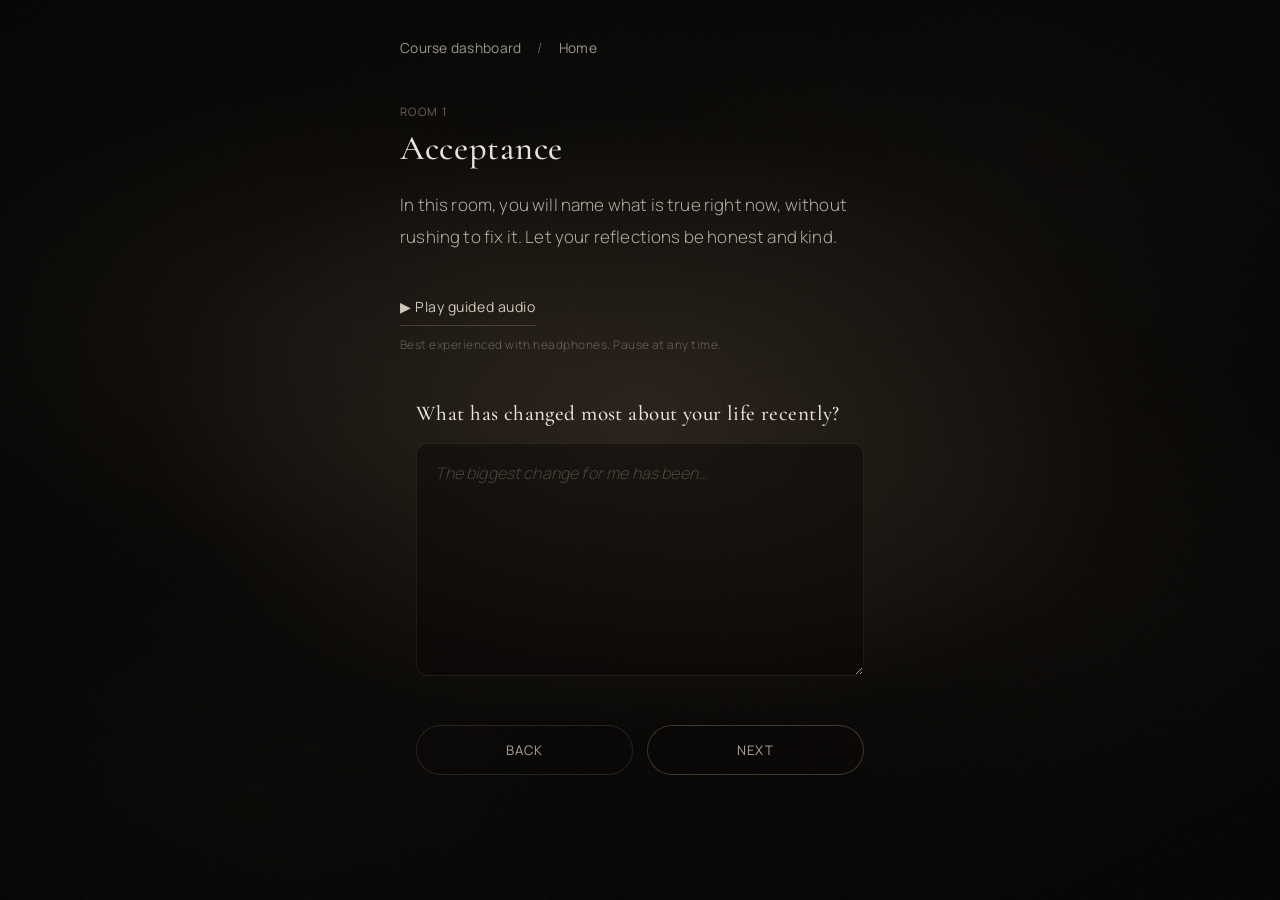
<file: the-rebuilding-room/room.html>
<!DOCTYPE html>
<html lang="en">
<head>
  <meta charset="UTF-8">
  <meta name="viewport" content="width=device-width, initial-scale=1, viewport-fit=cover">
  <title>Room: The Rebuilding Room</title>
  <meta name="description" content="A guided room in The Rebuilding Room: reflection, audio, and a small step forward.">
  <meta name="robots" content="index, follow">
  <meta name="theme-color" content="#070605">
  <link rel="stylesheet" href="css/coaching-theme.css">
  <link rel="stylesheet" href="css/room-acceptance.css">
  <link rel="stylesheet" href="css/room-identity.css">
  <style>
    :root {
      --ease: var(--ease-soft);
      --gutter: clamp(1rem, 4vw + 0.35rem, 3rem);
    }

    * {
      box-sizing: border-box;
      margin: 0;
    }

    [hidden] {
      display: none !important;
    }

    body {
      min-height: 100%;
      min-height: 100dvh;
    }

    .room-bg {
      position: fixed;
      inset: 0;
      z-index: 0;
      pointer-events: none;
      background:
        radial-gradient(ellipse 60% 48% at 50% 0%, var(--accent-glow), transparent 62%),
        radial-gradient(ellipse 45% 35% at 15% 85%, rgba(90, 82, 72, 0.06), transparent 55%),
        var(--bg-base);
      animation: coaching-ambient 30s var(--ease-soft) infinite;
    }

    .room-grain {
      position: fixed;
      inset: -20%;
      z-index: 1;
      pointer-events: none;
      opacity: 0.022;
      background-image: url("data:image/svg+xml,%3Csvg viewBox='0 0 200 200' xmlns='http://www.w3.org/2000/svg'%3E%3Cfilter id='n'%3E%3CfeTurbulence type='fractalNoise' baseFrequency='0.85' numOctaves='3' stitchTiles='stitch'/%3E%3C/filter%3E%3Crect width='100%25' height='100%25' filter='url(%23n)'/%3E%3C/svg%3E");
      background-size: 220px 220px;
    }

    .room-page {
      position: relative;
      z-index: 2;
      width: 100%;
      max-width: 42rem;
      margin: 0 auto;
      padding-left: max(var(--gutter), env(safe-area-inset-left, 0px));
      padding-right: max(var(--gutter), env(safe-area-inset-right, 0px));
      padding-top: max(clamp(1.5rem, 4vw, 2.25rem), env(safe-area-inset-top, 0px));
      padding-bottom: max(clamp(2.5rem, 6vh, 4rem), env(safe-area-inset-bottom, 0px));
    }

    .room-page__nav {
      margin-bottom: clamp(1.75rem, 4vw, 2.5rem);
      font-size: 0.86rem;
      font-weight: 400;
      letter-spacing: 0.02em;
      display: flex;
      flex-wrap: wrap;
      align-items: baseline;
      gap: 0.35rem 0.5rem;
      row-gap: 0.35rem;
    }

    .room-page__nav a {
      color: var(--text-quiet);
      text-decoration: none;
      border-bottom: 1px solid transparent;
      transition: color var(--dur-short) var(--ease-out), border-color var(--dur-short) var(--ease-out);
      overflow-wrap: anywhere;
    }

    .room-page__nav a:hover,
    .room-page__nav a:focus-visible {
      color: var(--accent);
      border-bottom-color: var(--accent-soft);
    }

    .room-page__nav a:focus-visible {
      outline: 2px solid var(--line-strong);
      outline-offset: 3px;
    }

    .room-page__nav-sep {
      margin: 0 0.5rem;
      color: var(--text-faint);
    }

    .room-block {
      margin-bottom: clamp(1.75rem, 4vw, 2.25rem);
    }

    .room-visually-hidden {
      position: absolute !important;
      width: 1px !important;
      height: 1px !important;
      padding: 0 !important;
      margin: -1px !important;
      overflow: hidden !important;
      clip: rect(0, 0, 0, 0) !important;
      white-space: nowrap !important;
      border: 0 !important;
    }

    .room-eyebrow {
      margin-bottom: 0.45rem;
      color: var(--text-faint);
      font-size: 0.86rem;
      font-weight: 400;
      font-style: italic;
      letter-spacing: 0.02em;
    }

    .room-title {
      font-family: var(--font-display);
      font-size: clamp(1.45rem, 4.8vw, 2.1rem);
      font-weight: 500;
      letter-spacing: var(--heading-tracking, 0.02em);
      line-height: 1.14;
      text-wrap: balance;
      overflow-wrap: break-word;
    }

    .room-intro {
      margin-top: 1.35rem;
      color: var(--text-quiet);
      font-size: clamp(0.98rem, 1.85vw, 1.06rem);
      font-weight: 300;
      line-height: 1.82;
      letter-spacing: 0.01em;
      text-wrap: pretty;
    }

    /* Legacy guided control (hidden when ceremony player is active; all rooms 1–6 use ceremony audio). */

    .room-audio__play-guided {
      display: inline-flex;
      align-items: center;
      justify-content: flex-start;
      gap: 0.45rem;
      width: auto;
      max-width: 100%;
      min-height: 0;
      padding: 0.55rem 0;
      border: none;
      border-bottom: 1px solid rgba(185, 155, 115, 0.28);
      border-radius: 0;
      background: transparent;
      color: rgba(232, 224, 210, 0.88);
      font: inherit;
      font-size: 0.88rem;
      font-weight: 400;
      letter-spacing: 0.04em;
      cursor: pointer;
      touch-action: manipulation;
      transition: color var(--dur-short) var(--ease-out), border-color var(--dur-short) var(--ease-out),
        opacity var(--dur-short) var(--ease-out);
    }

    .room-audio__play-guided:hover,
    .room-audio__play-guided:focus-visible {
      color: rgba(245, 238, 226, 0.96);
      border-bottom-color: rgba(210, 185, 145, 0.5);
    }

    @media (hover: none) {
      .room-audio__play-guided:hover {
        color: rgba(232, 224, 210, 0.88);
        border-bottom-color: rgba(185, 155, 115, 0.28);
      }
    }

    .room-audio__play-guided:focus-visible {
      outline: 1px solid rgba(210, 185, 145, 0.35);
      outline-offset: 0.35rem;
    }

    .room-audio-block + .room-block {
      margin-top: clamp(1.25rem, 4vh, 2.5rem);
    }

    .room-audio__fake-controls {
      display: flex;
      align-items: center;
      gap: 0.5rem;
      color: rgba(245, 242, 235, 0.45);
      font-variant-numeric: tabular-nums;
      font-size: 0.72rem;
      letter-spacing: 0.06em;
    }

    .room-audio__play {
      width: 2rem;
      height: 2rem;
      border-radius: 50%;
      border: 1px solid rgba(201, 160, 106, 0.4);
      background: rgba(201, 160, 106, 0.08);
    }

    .room-reflect__heading {
      margin-bottom: 0;
      font-family: var(--font-display);
      font-size: 1rem;
      font-weight: 500;
      letter-spacing: var(--heading-tracking, 0.02em);
      line-height: 1.35;
    }

    .room-reflect__field {
      margin-bottom: 1.35rem;
    }

    .room-reflect__field:last-of-type {
      margin-bottom: 0;
    }

    .room-prompt__title {
      margin-bottom: 1.1rem;
      font-family: var(--font-display);
      font-size: clamp(1.02rem, 3.6vw, 1.18rem);
      font-weight: 500;
      letter-spacing: var(--heading-tracking, 0.02em);
      line-height: 1.38;
      overflow-wrap: break-word;
    }

    .room-prompt__body {
      margin-bottom: 1rem;
      color: var(--text-quiet);
      font-size: clamp(0.92rem, 3.6vw, 0.98rem);
      font-weight: 300;
      line-height: 1.75;
      white-space: pre-wrap;
      text-wrap: pretty;
      overflow-wrap: break-word;
    }

    .room-reflect__q {
      display: block;
      margin-bottom: 0.5rem;
      color: var(--text-quiet);
      font-size: 0.92rem;
      font-weight: 400;
      line-height: 1.55;
    }

    .room-prompt__rest {
      margin-top: 0.55rem;
      color: var(--text-faint);
      font-size: 0.82rem;
      font-weight: 300;
      line-height: 1.45;
    }

    .room-prompt__nav {
      display: flex;
      flex-wrap: wrap;
      gap: 0.65rem;
      margin-top: 1.1rem;
      align-items: stretch;
    }

    .room-prompt__nav .room-btn {
      flex: 1 1 auto;
      min-width: min(100%, 8rem);
      min-height: max(2.75rem, 44px);
      touch-action: manipulation;
    }

    .room-prompt__nav #prompt-next {
      margin-left: auto;
    }

    @media (max-width: 26rem) {
      .room-prompt__nav {
        flex-direction: column;
      }

      .room-prompt__nav #prompt-next {
        margin-left: 0;
      }

      .room-prompt__nav .room-btn {
        width: 100%;
        min-width: 0;
      }
    }

    .room-reflect__ta {
      width: 100%;
      min-height: 6rem;
      padding: 0.95rem 1.05rem;
      border: 1px solid var(--line);
      border-radius: 0.55rem;
      background: rgba(8, 7, 6, 0.45);
      color: var(--text);
      font-family: var(--font-body);
      font-size: max(16px, 1rem);
      font-weight: 300;
      line-height: 1.75;
      letter-spacing: 0.01em;
      resize: vertical;
      scroll-margin-bottom: 5rem;
      transition: border-color var(--dur-short) var(--ease-out), box-shadow var(--dur-medium) var(--ease-soft);
    }

    .room-reflect__ta::placeholder {
      color: rgba(235, 232, 225, 0.42);
      font-family: var(--font-body);
      font-weight: 300;
      line-height: 1.55;
      white-space: pre-wrap;
    }

    .room-reflect__ta:focus-visible {
      outline: none;
      border-color: var(--line-strong);
      box-shadow: 0 0 0 1px var(--accent-glow);
    }

    .room-action {
      padding: 1.15rem 1.2rem;
      border-left: 2px solid var(--accent-soft);
      border-radius: 0 0.55rem 0.55rem 0;
      background: rgba(185, 155, 115, 0.06);
    }

    .room-action__label {
      margin-bottom: 0.4rem;
      color: var(--text-quiet);
      font-size: 0.78rem;
      font-weight: 500;
      letter-spacing: 0.04em;
    }

    .room-action__text {
      font-family: var(--font-display);
      font-size: 0.98rem;
      font-weight: 400;
      line-height: 1.65;
      color: rgba(242, 240, 235, 0.94);
    }

    .room-actions {
      display: flex;
      flex-direction: column;
      gap: 0.65rem;
      margin-top: 0.25rem;
    }

    @media (min-width: 30em) {
      .room-actions {
        flex-direction: row;
        flex-wrap: wrap;
        align-items: center;
      }

      .room-actions__primary {
        margin-left: auto;
      }
    }

    .room-btn {
      display: inline-flex;
      align-items: center;
      justify-content: center;
      min-height: max(2.75rem, 44px);
      padding: 0.78rem 1.15rem;
      border-radius: 0.5rem;
      font: inherit;
      font-size: 0.88rem;
      font-weight: 500;
      letter-spacing: 0.02em;
      cursor: pointer;
      border: 1px solid transparent;
      touch-action: manipulation;
      transition: border-color var(--dur-short) var(--ease-out), box-shadow var(--dur-medium) var(--ease-soft), transform var(--dur-medium) var(--ease-soft), background var(--dur-short) var(--ease-out);
    }

    .room-btn--ghost {
      border-color: var(--line);
      color: var(--text);
      background: transparent;
    }

    .room-btn--ghost:hover,
    .room-btn--ghost:focus-visible {
      border-color: var(--line-strong);
      background: var(--bg-card);
    }

    .room-btn--primary {
      border-color: var(--line-strong);
      color: #171310;
      background: linear-gradient(165deg, rgba(232, 212, 184, 0.98) 0%, var(--accent-mid) 50%, #8f734d 100%);
      box-shadow: 0 0 1.25rem var(--accent-glow);
    }

    .room-btn--primary:hover,
    .room-btn--primary:focus-visible {
      box-shadow: 0 0 1.75rem rgba(185, 155, 115, 0.2);
      transform: translateY(-2px);
    }

    @media (hover: none) {
      .room-btn--primary:hover {
        box-shadow: 0 0 1.25rem var(--accent-glow);
        transform: none;
      }
    }

    .room-btn:focus-visible {
      outline: 2px solid var(--line-strong);
      outline-offset: 3px;
    }

    .room-status {
      margin-top: 1rem;
      min-height: 1.25rem;
      color: var(--text-quiet);
      font-size: 0.86rem;
      font-weight: 300;
      line-height: 1.45;
    }

    @media (prefers-reduced-motion: reduce) {
      .room-bg {
        animation: none;
      }

      .room-btn--primary:hover,
      .room-btn--primary:focus-visible {
        transform: none;
      }
    }

    @media print {
      .room-no-print {
        display: none !important;
      }

      body {
        background: #fff;
        color: #111;
      }

      .room-bg {
        display: none;
      }

      .room-page {
        max-width: none;
        padding: 0.75in;
      }

      .room-title {
        color: #111;
      }

      .room-intro,
      .room-reflect__q {
        color: #333;
      }

      .room-reflect__ta {
        border: 1px solid #999;
        background: #fff;
        color: #111;
        min-height: 4rem;
      }

      .room-action {
        background: #f4f1ea;
        border-left-color: #8a7349;
      }

      .room-action__label {
        color: #5c4a32;
      }

      .room-action__text {
        color: #222;
      }
    }
  </style>
</head>
<body>
  <div class="room-bg" aria-hidden="true"></div>
  <div class="room-grain" aria-hidden="true"></div>

  <div class="acc-atmo" id="acc-atmo" hidden>
    <div class="acc-atmo__vignette" aria-hidden="true"></div>
    <div class="acc-atmo__warm" aria-hidden="true"></div>
    <div class="acc-atmo__drift" aria-hidden="true"></div>
    <div class="acc-atmo__particles" aria-hidden="true"></div>
  </div>

  <div class="acc-interlude" id="acc-interlude" aria-hidden="true">
    <div class="acc-interlude__inner">
      <p class="acc-interlude__line" id="acc-interlude-line">You do not need to pretend in here.</p>
      <button type="button" class="acc-interlude__continue" id="acc-interlude-continue">Continue</button>
    </div>
  </div>

  <div class="acc-outro" id="acc-outro" aria-hidden="true">
    <div class="acc-outro__inner">
      <svg class="acc-outro__branch" viewBox="0 0 100 160" fill="none" xmlns="http://www.w3.org/2000/svg" aria-hidden="true">
        <path d="M50 8C50 8 38 28 42 52C46 76 58 88 50 108C42 128 28 138 22 152" stroke="rgba(185,155,115,0.35)" stroke-width="1.2" stroke-linecap="round"/>
        <path d="M50 8C50 8 62 32 58 54C54 76 44 92 52 112C60 132 78 142 84 152" stroke="rgba(165,140,105,0.28)" stroke-width="1" stroke-linecap="round"/>
        <path d="M50 8V42" stroke="rgba(200,175,130,0.2)" stroke-width="0.8" stroke-linecap="round"/>
      </svg>
      <h2 class="acc-outro__title" id="acc-outro-title">Room 1 Complete</h2>
      <p class="acc-outro__verse">Acceptance is not weakness.<br />Acceptance is honesty.<br />And honesty is often where rebuilding begins.</p>
      <p class="acc-outro__hint">Continue when ready.</p>
      <button type="button" class="acc-outro__continue" id="acc-outro-continue">Continue</button>
    </div>
  </div>

  <div class="idm-atmo" id="idm-atmo" hidden>
    <div class="idm-atmo__vignette" aria-hidden="true"></div>
    <div class="idm-atmo__warm" aria-hidden="true"></div>
    <div class="idm-atmo__drift" aria-hidden="true"></div>
  </div>

  <div class="room-page">
    <nav class="room-page__nav room-no-print" aria-label="Room navigation">
      <a href="dashboard.html">Course dashboard</a>
      <span class="room-page__nav-sep" aria-hidden="true">/</span>
      <a href="./">Home</a>
    </nav>

    <main>
      <header class="room-block">
        <p class="room-eyebrow" id="room-eyebrow">Room</p>
        <h1 class="room-title" id="room-title">Title</h1>
        <p class="room-intro" id="room-intro"></p>
      </header>

      <section class="room-block room-no-print room-audio-block" aria-label="Guided audio">
        <div class="room-audio-ceremony-wrap">
          <div class="room-acc-audio-minimal">
            <button type="button" class="room-acc-minimal-play" id="play-guided-audio-acc" aria-pressed="false">
              ▶ Play guided audio
            </button>
            <div class="room-acc-wave-inline" aria-hidden="true">
              <span></span><span></span><span></span><span></span><span></span>
            </div>
          </div>
          <div class="room-acc-scrub-wrap">
            <label class="room-visually-hidden" for="acc-audio-scrub">Playback position</label>
            <input
              type="range"
              id="acc-audio-scrub"
              class="room-acc-scrub"
              min="0"
              max="0"
              value="0"
              step="0.1"
              disabled
              aria-valuemin="0"
              aria-valuemax="0"
              aria-valuenow="0"
              aria-valuetext="0:00"
            />
            <div class="room-acc-scrub-times" aria-hidden="true">
              <span id="acc-audio-time-elapsed">0:00</span>
              <span class="room-acc-scrub-sep">/</span>
              <span id="acc-audio-time-total">0:00</span>
            </div>
          </div>
          <p class="room-acc-audio-caption">Best experienced with headphones. Pause at any time.</p>
        </div>
        <div class="room-audio-legacy-wrap">
          <button type="button" class="room-audio__play-guided" id="play-guided-audio">▶ Play guided audio</button>
        </div>
      </section>

      <section class="room-block" aria-labelledby="room-reflect-heading">
        <h2 class="room-reflect__heading room-visually-hidden" id="room-reflect-heading">Reflection</h2>

        <div class="room-prompt" id="room-prompt-flow">
          <div class="room-prompt__scene" id="prompt-scene">
            <h3 class="room-prompt__title" id="prompt-title">Prompt</h3>
            <p class="room-prompt__body" id="prompt-body"></p>
            <label class="room-reflect__q room-visually-hidden" for="reflect-current" id="prompt-label">Writing</label>
            <textarea class="room-reflect__ta" id="reflect-current" name="reflect-current" rows="7" autocomplete="off"></textarea>
            <div id="identity-coda" class="room-identity-coda" hidden>
              <p class="room-identity-coda__text" id="identity-coda-text"></p>
            </div>
            <p class="room-prompt__rest" hidden></p>
          </div>

          <div class="room-prompt__nav room-no-print">
            <button type="button" class="room-btn room-btn--ghost" id="prompt-prev">Back</button>
            <button type="button" class="room-btn room-btn--ghost" id="prompt-next">Next</button>
          </div>
        </div>

        <div class="room-reflect__legacy" id="room-legacy-flow" hidden>
          <div class="room-reflect__field">
            <label class="room-reflect__q" for="reflect-1" id="label-1">Question 1</label>
            <textarea class="room-reflect__ta" id="reflect-1" name="reflect-1" rows="5" autocomplete="off"></textarea>
          </div>
          <div class="room-reflect__field">
            <label class="room-reflect__q" for="reflect-2" id="label-2">Question 2</label>
            <textarea class="room-reflect__ta" id="reflect-2" name="reflect-2" rows="5" autocomplete="off"></textarea>
          </div>
          <div class="room-reflect__field">
            <label class="room-reflect__q" for="reflect-3" id="label-3">Question 3</label>
            <textarea class="room-reflect__ta" id="reflect-3" name="reflect-3" rows="5" autocomplete="off"></textarea>
          </div>
          <p class="room-prompt__rest" hidden></p>
        </div>
      </section>

      <section class="room-block room-action" aria-labelledby="room-action-label">
        <p class="room-action__label" id="room-action-label">A small move forward</p>
        <p class="room-action__text" id="room-action-text"></p>
      </section>

      <div class="room-actions room-no-print" hidden>
        <button type="button" class="room-btn room-btn--primary room-actions__primary" id="btn-complete">
          Mark this room complete
        </button>
      </div>

      <p class="room-status room-no-print" id="room-status" role="status" aria-live="polite"></p>
    </main>
  </div>

  <script src="js/course-progress.js"></script>
  <script>
    (function () {
      const ROOMS = {
        1: {
          slug: "acceptance",
          eyebrow: "Room 1",
          title: "Acceptance",
          intro:
            "In this room, you will name what is true right now, without rushing to fix it. Let your reflections be honest and kind.",
          prompts: [
            {
              key: "r1",
              kicker: "Prompt one.",
              title: "What has changed most about your life recently?",
              body: "",
              placeholder: "The biggest change for me has been…",
            },
            {
              key: "r2",
              kicker: "Prompt two.",
              title: "What feels hardest for you right now?",
              body: "",
              placeholder: "What feels hardest right now is…",
            },
            {
              key: "r3",
              kicker: "Prompt three.",
              title: "What have you been finding difficult to talk about?",
              body: "",
              placeholder: "Something I haven’t really spoken about is…",
            },
            {
              key: "anchor",
              kicker: "Prompt four.",
              title: "What do you need more of right now?",
              body: "",
              placeholder: "Right now, I think I need more…",
            },
            {
              key: "nurture",
              kicker: "Before you leave.",
              title: "What is one small thing you can do for yourself this week?",
              body: "",
              placeholder: "One small thing I can do for myself this week is…",
            },
          ],
          action: "",
        },
        2: {
          slug: "identity",
          eyebrow: "Room 2",
          title: "Identity",
          intro: "In this room, you'll reflect on how life has changed the way you see yourself.",
          prompts: [
            {
              key: "r1",
              title: "Before this chapter of your life, how would you have described yourself?",
              body: "",
              placeholder: "Before this chapter of my life, I would have described myself as…",
            },
            {
              key: "r2",
              title: "What feels different about you now?",
              body: "",
              placeholder: "Something that feels different about me now is…",
            },
            {
              key: "r3",
              title: "What parts of yourself do you feel are still the same?",
              body: "",
              placeholder: "One part of myself that still feels the same is…",
            },
            {
              key: "r4",
              title: "What have you handled better than you give yourself credit for?",
              body: "",
              placeholder: "Something I have handled better than I realise is…",
            },
            {
              key: "r5",
              title: "What helps you feel most like yourself again?",
              body: "",
              placeholder: "Something that helps me feel like myself again is…",
            },
            {
              key: "forward",
              title: "A small move forward",
              body: "",
              placeholder: "I am still someone who…",
            },
            {
              type: "coda",
              body:
                "You are allowed to grow into a different version of yourself without losing your value.\n\nIdentity is not erased by change.\n\nSometimes it is rebuilt through it.",
            },
          ],
          action: "",
        },
        3: {
          slug: "control",
          eyebrow: "Room 3",
          title: "Control",
          intro:
            "In this room, you'll focus on the things that still belong to you, even when life feels unpredictable.",
          prompts: [
            {
              key: "r1",
              title: "What feels most outside of your control right now?",
              body: "",
              placeholder: "Something that feels outside of my control right now is…",
            },
            {
              key: "r2",
              title: "What situations tend to drain your energy the most?",
              body: "",
              placeholder: "Something that drains my energy the most is…",
            },
            {
              key: "r3",
              title: "What helps you feel more grounded on difficult days?",
              body: "",
              placeholder: "Something that helps me feel more grounded is…",
            },
            {
              key: "r4",
              title: "Where do you think you need stronger boundaries right now?",
              body: "",
              placeholder: "One boundary I probably need right now is…",
            },
            {
              key: "r5",
              title: "What is one small thing you can control this week?",
              body: "",
              placeholder: "One thing I can still control this week is…",
            },
            {
              key: "forward",
              title: "A small move forward",
              body: "",
              placeholder: "One thing I still have control over is…",
            },
            {
              type: "coda",
              body:
                "Control is not about controlling everything.\n\nSometimes it is simply learning where your energy deserves to go.",
            },
          ],
          action: "",
        },
        4: {
          slug: "confidence",
          eyebrow: "Room 4",
          title: "Confidence",
          intro:
            "In this room, you'll reflect on your confidence and the pressure you place on yourself.",
          prompts: [
            {
              key: "r1",
              title: "What has affected your confidence the most recently?",
              body: "",
              placeholder: "Something that has affected my confidence recently is…",
            },
            {
              key: "r2",
              title: "When do you feel least like yourself?",
              body: "",
              placeholder: "I feel least like myself when…",
            },
            {
              key: "r3",
              title: "What pressure do you put on yourself that others might not see?",
              body: "",
              placeholder: "One pressure I put on myself is…",
            },
            {
              key: "r4",
              title: "What has helped you keep going on difficult days?",
              body: "",
              placeholder: "Something that has helped me keep going is…",
            },
            {
              key: "r5",
              title: "What would confidence look like for you right now?",
              body: "",
              placeholder: "Confidence for me right now would look like…",
            },
            {
              key: "forward",
              title: "A small move forward",
              body: "",
              placeholder: "I deserve to feel confident even when…",
            },
            {
              type: "coda",
              body:
                "Confidence does not always return loudly.\n\nSometimes it rebuilds quietly through consistency, honesty, and self-respect.",
            },
          ],
          action: "",
        },
        5: {
          slug: "direction",
          eyebrow: "Room 5",
          title: "Direction",
          intro:
            "In this room, you'll reflect on what matters to you now and where you want life to move towards.",
          prompts: [
            {
              key: "r1",
              title: "What feels most uncertain about your future right now?",
              body: "",
              placeholder: "Something that feels uncertain for me right now is…",
            },
            {
              key: "r2",
              title: "What expectations have changed for you recently?",
              body: "",
              placeholder: "One expectation that has changed for me is…",
            },
            {
              key: "r3",
              title: "What still feels meaningful to you during difficult periods?",
              body: "",
              placeholder: "Something that still feels meaningful to me is…",
            },
            {
              key: "r4",
              title: "What do you want more of in your life moving forward?",
              body: "",
              placeholder: "Something I want more of in my life is…",
            },
            {
              key: "r5",
              title: "What kind of life do you want to build emotionally?",
              body: "",
              placeholder: "Emotionally, I want my life to feel more…",
            },
            {
              key: "forward",
              title: "A small move forward",
              body: "",
              placeholder: "A direction I want to move towards is…",
            },
            {
              type: "coda",
              body:
                "You do not need to have your entire future figured out.\n\nSometimes direction begins with simply deciding not to give up on yourself.",
            },
          ],
          action: "",
        },
        6: {
          slug: "rebuild",
          eyebrow: "Room 6",
          title: "Rebuild",
          intro:
            "In this room, you'll reflect on how you've grown and what you want to carry forward.",
          prompts: [
            {
              key: "r1",
              title: "What have you got through that would surprise your past self?",
              body: "",
              placeholder: "Something I've got through that would surprise my past self is…",
            },
            {
              key: "r2",
              title: "How have you grown emotionally through this experience?",
              body: "",
              placeholder: "Emotionally, I think I've grown by…",
            },
            {
              key: "r3",
              title: "What do you understand about yourself now that you didn't before?",
              body: "",
              placeholder: "Something I understand about myself now is…",
            },
            {
              key: "r4",
              title: "What strengths have shown up in you during difficult moments?",
              body: "",
              placeholder: "One strength that has shown up in me is…",
            },
            {
              key: "r5",
              title: "What would you say to the version of you who first entered Room 1?",
              body: "",
              placeholder: "If I could speak to the version of me from Room 1, I would say…",
            },
            {
              key: "forward",
              title: "A small move forward",
              body: "",
              placeholder: "I am rebuilding into someone who…",
            },
            {
              type: "coda",
              body:
                "Rebuilding is not becoming the person you were before.\n\nIt is learning how to carry everything you have lived through\nwithout losing yourself in the process.",
            },
          ],
          action: "",
        },
      };

      const params = new URLSearchParams(window.location.search);
      let roomId = parseInt(params.get("room"), 10);
      if (!Number.isFinite(roomId) || roomId < 1 || roomId > 6) {
        roomId = 1;
      }

      if (!window.RRCourseProgress.isRoomUnlocked(roomId)) {
        window.location.replace("dashboard.html");
        return;
      }

      const data = ROOMS[roomId];
      if (!data) {
        window.location.replace("dashboard.html");
        return;
      }

      window.RRCourseProgress.setLastOpenedRoom(roomId);
      document.title = `${data.title}: The Rebuilding Room`;

      document.getElementById("room-eyebrow").textContent = data.eyebrow;
      document.getElementById("room-title").textContent = data.title;

      const isAcceptanceRoom = roomId === 1;
      const journeyWithCoda = roomId >= 2 && roomId <= 6;
      const isPromptJourneyRoom = roomId >= 1 && roomId <= 6;
      const isCeremonyAudioRoom = roomId >= 1 && roomId <= 6;

      const introEl = document.getElementById("room-intro");
      introEl.textContent = data.intro;
      if (journeyWithCoda) {
        introEl.classList.add("room-intro--preline");
      } else {
        introEl.classList.remove("room-intro--preline");
      }
      document.getElementById("room-action-text").textContent = journeyWithCoda ? "" : data.action;

      if (isAcceptanceRoom) {
        document.documentElement.classList.add("room-acceptance");
        document.getElementById("acc-atmo")?.removeAttribute("hidden");
      }
      if (journeyWithCoda) {
        document.documentElement.classList.add("room-identity");
        document.getElementById("idm-atmo")?.removeAttribute("hidden");
      }
      if (isCeremonyAudioRoom) {
        document.documentElement.classList.add("room-ceremony-audio");
      }

      const promptFlow = document.getElementById("room-prompt-flow");
      const legacyFlow = document.getElementById("room-legacy-flow");

      const reflectEl = document.getElementById("reflect-current");
      const ta1 = document.getElementById("reflect-1");
      const ta2 = document.getElementById("reflect-2");
      const ta3 = document.getElementById("reflect-3");
      const statusEl = document.getElementById("room-status");
      const actionsWrap = document.querySelector(".room-actions");
      const completeBtn = document.getElementById("btn-complete");
      const playGuidedAudioBtn = document.getElementById(
        isCeremonyAudioRoom ? "play-guided-audio-acc" : "play-guided-audio"
      );
      const syncAccPlayUi = () => {
        if (!isCeremonyAudioRoom || !playGuidedAudioBtn) {
          return;
        }
        const active = document.documentElement.classList.contains("acc-audio-active");
        playGuidedAudioBtn.setAttribute("aria-pressed", active ? "true" : "false");
        playGuidedAudioBtn.textContent = active ? "Pause guided audio" : "▶ Play guided audio";
      };
      const promptTitle = document.getElementById("prompt-title");
      const promptBody = document.getElementById("prompt-body");
      const promptPrev = document.getElementById("prompt-prev");
      const promptNext = document.getElementById("prompt-next");
      const actionSection = document.getElementById("room-action-text")?.closest("section");
      const promptScene = document.getElementById("prompt-scene");
      const identityCodaEl = document.getElementById("identity-coda");
      const identityCodaText = document.getElementById("identity-coda-text");
      const accInterlude = document.getElementById("acc-interlude");
      const accOutro = document.getElementById("acc-outro");
      const accInterludeContinue = document.getElementById("acc-interlude-continue");
      const accOutroContinue = document.getElementById("acc-outro-continue");

      let accGuideAudio = null;
      let accGuideListenersAttached = false;
      let accScrubbing = false;
      const accScrubEl = isCeremonyAudioRoom ? document.getElementById("acc-audio-scrub") : null;
      const accTimeElapsedEl = isCeremonyAudioRoom ? document.getElementById("acc-audio-time-elapsed") : null;
      const accTimeTotalEl = isCeremonyAudioRoom ? document.getElementById("acc-audio-time-total") : null;

      const formatAccTime = (sec) => {
        if (!Number.isFinite(sec) || sec < 0) {
          return "0:00";
        }
        const h = Math.floor(sec / 3600);
        const m = Math.floor((sec % 3600) / 60);
        const s = Math.floor(sec % 60);
        if (h > 0) {
          return `${h}:${String(m).padStart(2, "0")}:${String(s).padStart(2, "0")}`;
        }
        return `${m}:${String(s).padStart(2, "0")}`;
      };

      const syncAccScrubFromAudio = () => {
        if (!isCeremonyAudioRoom || !accScrubEl || !accGuideAudio) {
          return;
        }
        const d = accGuideAudio.duration;
        const c = accGuideAudio.currentTime;
        if (Number.isFinite(d) && d > 0) {
          accScrubEl.max = String(d);
          accScrubEl.setAttribute("aria-valuemax", String(Math.floor(d)));
          if (!accScrubbing) {
            accScrubEl.value = String(Math.min(Math.max(c, 0), d));
          }
          const thumbT = accScrubbing ? parseFloat(accScrubEl.value) : c;
          const pct = Math.min(100, Math.max(0, (Number.isFinite(thumbT) ? thumbT : 0) / d) * 100);
          accScrubEl.style.setProperty("--acc-scrub-pct", `${pct}%`);
          accScrubEl.setAttribute("aria-valuenow", String(Math.floor(Number(accScrubEl.value) || 0)));
          accScrubEl.setAttribute("aria-valuetext", formatAccTime(Number(accScrubEl.value) || 0));
          if (accTimeTotalEl) {
            accTimeTotalEl.textContent = formatAccTime(d);
          }
          accScrubEl.disabled = false;
        }
        if (accTimeElapsedEl) {
          const showT =
            accScrubbing && Number.isFinite(d) && d > 0
              ? parseFloat(accScrubEl.value)
              : Number.isFinite(c)
                ? c
                : 0;
          accTimeElapsedEl.textContent = formatAccTime(showT);
        }
      };

      const attachAccGuideListeners = () => {
        if (accGuideListenersAttached || !accGuideAudio) {
          return;
        }
        accGuideListenersAttached = true;
        accGuideAudio.addEventListener(
          "playing",
          () => {
            document.documentElement.classList.add("acc-audio-scrub-revealed");
          },
          { once: true }
        );
        accGuideAudio.addEventListener("loadedmetadata", syncAccScrubFromAudio);
        accGuideAudio.addEventListener("durationchange", syncAccScrubFromAudio);
        accGuideAudio.addEventListener("timeupdate", syncAccScrubFromAudio);
        accGuideAudio.addEventListener("pause", syncAccScrubFromAudio);
        accGuideAudio.addEventListener("play", syncAccScrubFromAudio);
        accGuideAudio.addEventListener("ended", () => {
          document.documentElement.classList.remove("acc-audio-active");
          syncAccPlayUi();
          accScrubbing = false;
          syncAccScrubFromAudio();
        });
      };

      const ensureAccGuideAudio = () => {
        if (!accGuideAudio) {
          const guideSrcByRoom = {
            1: "Room One Audio.mp3",
            2: "Room Two Audio.mp3",
            3: "Room Three Audio.mp3",
            4: "Room Four Audio.mp3",
            5: "Room Five Audio.mp3",
            6: "Room Six Audio.mp3",
          };
          const src = guideSrcByRoom[roomId] || "";
          if (!src) {
            return null;
          }
          accGuideAudio = new Audio(encodeURI(src));
          accGuideAudio.preload = "auto";
          attachAccGuideListeners();
        }
        return accGuideAudio;
      };

      if (isCeremonyAudioRoom && accScrubEl) {
        const endScrub = () => {
          accScrubbing = false;
          syncAccScrubFromAudio();
        };
        accScrubEl.addEventListener("pointerdown", () => {
          accScrubbing = true;
        });
        accScrubEl.addEventListener("pointerup", endScrub);
        accScrubEl.addEventListener("pointercancel", endScrub);
        accScrubEl.addEventListener("lostpointercapture", endScrub);
        accScrubEl.addEventListener("input", () => {
          const a = accGuideAudio || ensureAccGuideAudio();
          const v = parseFloat(accScrubEl.value);
          if (Number.isFinite(v) && Number.isFinite(a.duration) && a.duration > 0) {
            a.currentTime = Math.min(Math.max(v, 0), a.duration);
          }
          syncAccScrubFromAudio();
        });
        ensureAccGuideAudio();
      }
      const accSceneMs = 880;
      const motionReduceQ = window.matchMedia("(prefers-reduced-motion: reduce)");

      let promptIndex = 0;
      let promptAnswers = { r1: "", r2: "", r3: "", r4: "", r5: "", forward: "", anchor: "", nurture: "" };
      let acceptanceFinished = false;

      const saveReflections = () => {
        if (isPromptJourneyRoom) {
          window.RRCourseProgress.saveReflections(roomId, promptAnswers);
          return;
        }
        window.RRCourseProgress.saveReflections(roomId, {
          r1: ta1 ? ta1.value : "",
          r2: ta2 ? ta2.value : "",
          r3: ta3 ? ta3.value : "",
        });
      };

      const applyReflectionsToFields = () => {
        const parsed = window.RRCourseProgress.getReflections(roomId);
        if (isPromptJourneyRoom) {
          promptAnswers = {
            r1: parsed.r1 || "",
            r2: parsed.r2 || "",
            r3: parsed.r3 || "",
            r4: parsed.r4 || "",
            r5: parsed.r5 || "",
            forward: parsed.forward || "",
            anchor: parsed.anchor || "",
            nurture: parsed.nurture || "",
          };
          return;
        }
        if (ta1) ta1.value = parsed.r1 || "";
        if (ta2) ta2.value = parsed.r2 || "";
        if (ta3) ta3.value = parsed.r3 || "";
      };

      const setStatus = (msg) => {
        if (statusEl) {
          statusEl.textContent = msg;
        }
      };

      if (promptFlow) {
        promptFlow.toggleAttribute("hidden", !isPromptJourneyRoom);
      }
      if (legacyFlow) {
        legacyFlow.toggleAttribute("hidden", isPromptJourneyRoom);
      }
      if (!isPromptJourneyRoom && actionsWrap) {
        actionsWrap.removeAttribute("hidden");
      }

      applyReflectionsToFields();

      const prompts = isPromptJourneyRoom && Array.isArray(data.prompts) ? data.prompts : [];

      const setTextareaValue = (value) => {
        if (reflectEl) {
          reflectEl.value = value || "";
        }
      };

      const getTextareaValue = () => (reflectEl ? reflectEl.value : "");

      const persistCurrentPrompt = () => {
        const current = prompts[promptIndex];
        if (!current || !current.key) {
          return;
        }
        promptAnswers[current.key] = getTextareaValue();
      };

      const openAccOverlay = (el) => {
        if (!el) {
          return;
        }
        document.body.style.overflow = "hidden";
        el.setAttribute("aria-hidden", "false");
        window.requestAnimationFrame(() => {
          el.classList.add("is-open");
        });
      };

      const closeAccOverlay = (el) => {
        if (!el) {
          return;
        }
        el.classList.remove("is-open");
        window.setTimeout(() => {
          el.setAttribute("aria-hidden", "true");
          document.body.style.overflow = "";
        }, 1100);
      };

      const runPromptTransition = (applyIndexChange) => {
        if (!isPromptJourneyRoom || !promptScene || motionReduceQ.matches) {
          applyIndexChange();
          syncPromptUI();
          if (reflectEl && !reflectEl.hidden) {
            reflectEl.focus();
          }
          return;
        }
        promptScene.classList.remove("is-entering");
        promptScene.classList.add("is-exiting");
        window.setTimeout(() => {
          applyIndexChange();
          syncPromptUI();
          promptScene.classList.remove("is-exiting");
          void promptScene.offsetWidth;
          promptScene.classList.add("is-entering");
          window.setTimeout(() => {
            promptScene.classList.remove("is-entering");
            if (reflectEl && !reflectEl.hidden) {
              reflectEl.focus();
            }
          }, accSceneMs);
        }, accSceneMs);
      };

      const syncPromptUI = () => {
        if (!isPromptJourneyRoom) {
          return;
        }
        const current = prompts[promptIndex];
        if (!current) {
          return;
        }

        const isCoda = current.type === "coda";

        if (promptTitle) {
          if (isCoda) {
            promptTitle.textContent = "";
            promptTitle.classList.add("room-visually-hidden");
          } else {
            promptTitle.classList.remove("room-visually-hidden");
            promptTitle.textContent = current.title || "Prompt";
          }
        }
        if (promptBody) {
          promptBody.textContent = isCoda ? "" : current.body || "";
          promptBody.toggleAttribute(
            "hidden",
            (isAcceptanceRoom || journeyWithCoda) && (isCoda || !String(current.body || "").trim())
          );
        }

        if (identityCodaEl && identityCodaText) {
          if (journeyWithCoda && isCoda) {
            identityCodaEl.hidden = false;
            identityCodaText.textContent = current.body || "";
            identityCodaEl.classList.remove("is-revealed");
            void identityCodaEl.offsetWidth;
            window.requestAnimationFrame(() => {
              identityCodaEl.classList.add("is-revealed");
            });
          } else {
            identityCodaEl.hidden = true;
            identityCodaEl.classList.remove("is-revealed");
          }
        }

        if (reflectEl) {
          reflectEl.hidden = Boolean(isCoda);
          if (!isCoda && current.key) {
            setTextareaValue(promptAnswers[current.key] || "");
            reflectEl.placeholder = String(current.placeholder != null ? current.placeholder : "").trim();
            const t = String(current.title || "").trim();
            reflectEl.setAttribute("aria-label", t ? `Response: ${t}` : "Your response");
          }
        }

        if (promptPrev) {
          promptPrev.disabled = promptIndex === 0;
          promptPrev.toggleAttribute("hidden", isAcceptanceRoom && acceptanceFinished);
        }
        if (promptNext) {
          if (journeyWithCoda) {
            promptNext.toggleAttribute("hidden", false);
            promptNext.textContent = isCoda ? "Finish" : "Next";
          } else {
            promptNext.toggleAttribute("hidden", isAcceptanceRoom && acceptanceFinished);
            promptNext.textContent = promptIndex >= prompts.length - 1 ? "Finish" : "Next";
          }
        }

        if (completeBtn) {
          if (isAcceptanceRoom) {
            completeBtn.toggleAttribute("hidden", !(isAcceptanceRoom && acceptanceFinished));
          } else if (journeyWithCoda) {
            completeBtn.toggleAttribute("hidden", true);
          }
        }

        if (actionsWrap) {
          if (isAcceptanceRoom) {
            actionsWrap.toggleAttribute("hidden", !acceptanceFinished);
          } else if (journeyWithCoda) {
            actionsWrap.toggleAttribute("hidden", true);
          }
        }

        if (actionSection) {
          const shouldShowAction = Boolean(data.action) && !journeyWithCoda;
          actionSection.toggleAttribute("hidden", !shouldShowAction);
        }
      };

      const renderPrompt = () => {
        syncPromptUI();
      };

      let debounceId = null;
      const scheduleAutosave = () => {
        if (debounceId !== null) {
          window.clearTimeout(debounceId);
        }
        debounceId = window.setTimeout(() => {
          debounceId = null;
          if (isPromptJourneyRoom) {
            persistCurrentPrompt();
            window.RRCourseProgress.saveReflections(roomId, promptAnswers);
          } else {
            saveReflections();
          }
        }, 600);
      };

      if (isPromptJourneyRoom) {
        if (reflectEl) {
          reflectEl.addEventListener("input", scheduleAutosave);
        }
      } else {
        [ta1, ta2, ta3].forEach((ta) => ta?.addEventListener("input", scheduleAutosave));
      }

      window.addEventListener("pagehide", saveReflections);
      document.addEventListener("visibilitychange", () => {
        if (document.visibilityState === "hidden") {
          saveReflections();
        }
      });

      if (isPromptJourneyRoom) {
        promptPrev?.addEventListener("click", () => {
          persistCurrentPrompt();
          if (isAcceptanceRoom) {
            acceptanceFinished = false;
          }
          runPromptTransition(() => {
            promptIndex = Math.max(0, promptIndex - 1);
          });
        });

        promptNext?.addEventListener("click", () => {
          persistCurrentPrompt();

          if (isAcceptanceRoom) {
            if (promptIndex === 2) {
              try {
                accGuideAudio?.pause?.();
              } catch (e) {
                /* ignore */
              }
              document.documentElement.classList.remove("acc-audio-active");
              syncAccPlayUi();
              openAccOverlay(accInterlude);
              accInterludeContinue?.focus();
              return;
            }

            if (promptIndex >= prompts.length - 1) {
              window.RRCourseProgress.saveReflections(roomId, promptAnswers);
              document.documentElement.classList.remove("acc-audio-active");
              syncAccPlayUi();
              try {
                accGuideAudio?.pause?.();
              } catch (e) {
                /* ignore */
              }
              openAccOverlay(accOutro);
              accOutroContinue?.focus();
              return;
            }

            runPromptTransition(() => {
              promptIndex = Math.min(prompts.length - 1, promptIndex + 1);
            });
            return;
          }

          if (journeyWithCoda) {
            const atCoda = prompts[promptIndex] && prompts[promptIndex].type === "coda";
            if (atCoda) {
              try {
                accGuideAudio?.pause?.();
              } catch (e) {
                /* ignore */
              }
              document.documentElement.classList.remove("acc-audio-active");
              syncAccPlayUi();
              finishRoomAndLeave();
              return;
            }
            if (promptIndex >= prompts.length - 1) {
              return;
            }
            runPromptTransition(() => {
              promptIndex = Math.min(prompts.length - 1, promptIndex + 1);
            });
          }
        });
      }

      if (isAcceptanceRoom) {
        accInterludeContinue?.addEventListener("click", () => {
          closeAccOverlay(accInterlude);
          window.setTimeout(() => {
            runPromptTransition(() => {
              promptIndex = 3;
            });
          }, 400);
        });

        accOutroContinue?.addEventListener("click", () => {
          closeAccOverlay(accOutro);
          window.setTimeout(() => {
            acceptanceFinished = true;
            setStatus("");
            if (actionsWrap) {
              actionsWrap.removeAttribute("hidden");
            }
            syncPromptUI();
          }, 450);
        });
      }

      if (playGuidedAudioBtn) {
        playGuidedAudioBtn.addEventListener("click", () => {
          if (!isCeremonyAudioRoom) {
            setStatus("Guided audio is coming soon.");
            return;
          }

          const on = !document.documentElement.classList.contains("acc-audio-active");
          document.documentElement.classList.toggle("acc-audio-active", on);
          syncAccPlayUi();
          if (on) {
            setStatus("");
            const audio = ensureAccGuideAudio();
            if (!audio) {
              return;
            }
            audio.volume = 0;
            audio
              .play()
              .then(() => {
                window.setTimeout(() => {
                  audio.volume = 1;
                }, 400);
              })
              .catch(() => {
                setStatus("");
                document.documentElement.classList.remove("acc-audio-active");
                syncAccPlayUi();
              });
          } else {
            try {
              accGuideAudio?.pause?.();
            } catch (e) {
              /* ignore */
            }
          }
        });
      }

      const finishRoomAndLeave = () => {
        if (isPromptJourneyRoom) {
          persistCurrentPrompt();
        }
        saveReflections();
        window.RRCourseProgress.completeRoom(roomId);
        if (roomId === 6) {
          setStatus("Noted. A moment to land before the next screen.");
          window.setTimeout(() => {
            window.location.href = "completion.html";
          }, 650);
        } else {
          setStatus("Noted. Returning to your spaces.");
          window.setTimeout(() => {
            window.location.href = "dashboard.html";
          }, 650);
        }
      };

      document.getElementById("btn-complete")?.addEventListener("click", () => {
        finishRoomAndLeave();
      });

      // Initial render
      if (isPromptJourneyRoom) {
        renderPrompt();
      } else {
        const labels = ["label-1", "label-2", "label-3"];
        (data.questions || []).forEach((q, i) => {
          const el = document.getElementById(labels[i]);
          if (el) el.textContent = q;
        });
      }
    })();
  </script>
</body>
</html>
</file>
<file: css/site-nav.css>
.site-nav__menu {
  display: flex;
  align-items: center;
  justify-content: center;
  padding:
    calc(4.25rem + env(safe-area-inset-top, 0px))
    max(var(--screen-gutter, 2rem), env(safe-area-inset-right, 0px))
    max(var(--screen-gutter, 2rem), env(safe-area-inset-bottom, 0px))
    max(var(--screen-gutter, 2rem), env(safe-area-inset-left, 0px));
}

.site-nav__list {
  display: flex;
  flex-direction: column;
  align-items: center;
  justify-content: center;
  gap: clamp(2rem, 4.5vh, 3.25rem);
  width: min(100%, 20rem);
  margin: 0;
  padding: 0;
  list-style: none;
  text-align: center;
}

.site-nav__list > li {
  display: block;
  width: 100%;
  margin: 0;
  padding: 0;
}

.site-nav__link {
  display: block;
  width: 100%;
  text-align: center;
  text-wrap: balance;
}
</file>
<file: the-rebuilding-room/css/coaching-theme.css>
/* The Rebuilding Room: shared editorial / cinematic aesthetic */
@import url("https://fonts.googleapis.com/css2?family=Cormorant+Garamond:ital,wght@0,400;0,500;0,600;1,400&family=Manrope:wght@300;400;500&display=swap");

:root {
  --font-display: "Cormorant Garamond", "Baskerville", "Palatino Linotype", Georgia, serif;
  --font-body: "Manrope", system-ui, -apple-system, sans-serif;

  --bg-base: #070605;
  --bg-card: rgba(20, 18, 16, 0.55);
  --bg-card-solid: rgba(16, 15, 14, 0.92);

  --text: rgba(245, 241, 233, 0.94);
  --text-quiet: rgba(232, 226, 216, 0.66);
  --text-faint: rgba(218, 210, 198, 0.42);

  --line: rgba(200, 182, 152, 0.16);
  --line-strong: rgba(200, 182, 152, 0.28);

  --accent: rgba(198, 175, 138, 0.92);
  --accent-mid: rgba(168, 145, 110, 0.85);
  --accent-soft: rgba(190, 168, 130, 0.45);
  --accent-glow: rgba(175, 150, 115, 0.1);

  --ease-out: cubic-bezier(0.28, 0.9, 0.34, 1);
  --ease-soft: cubic-bezier(0.22, 1, 0.36, 1);
  --dur-short: 0.45s;
  --dur-medium: 0.85s;
  --dur-long: 1.35s;

  --heading-tracking: 0.02em;
  --body-leading: 1.78;
}

html {
  -webkit-font-smoothing: antialiased;
  -moz-osx-font-smoothing: grayscale;
  -webkit-text-size-adjust: 100%;
  text-size-adjust: 100%;
}

body {
  font-family: var(--font-body);
  font-weight: 300;
  font-size: 1.02rem;
  line-height: var(--body-leading);
  letter-spacing: 0.01em;
  color: var(--text);
  background-color: var(--bg-base);
  padding-left: max(0px, env(safe-area-inset-left, 0px));
  padding-right: max(0px, env(safe-area-inset-right, 0px));
}

@keyframes coaching-rise {
  from {
    opacity: 0;
    transform: translateY(0.65rem);
  }
  to {
    opacity: 1;
    transform: translateY(0);
  }
}

@keyframes coaching-ambient {
  0%,
  100% {
    opacity: 1;
    transform: scale(1) translate3d(0, 0, 0);
  }
  50% {
    opacity: 0.92;
    transform: scale(1.02) translate3d(0.5%, -0.5%, 0);
  }
}

@media (prefers-reduced-motion: reduce) {
  @keyframes coaching-rise {
    from {
      opacity: 1;
      transform: none;
    }
    to {
      opacity: 1;
      transform: none;
    }
  }

  @keyframes coaching-ambient {
    0%,
    100% {
      opacity: 1;
      transform: none;
    }
  }
}
</file>
<file: css/support-door.css>
.visually-hidden {
  position: absolute;
  width: 1px;
  height: 1px;
  padding: 0;
  margin: -1px;
  overflow: hidden;
  clip: rect(0, 0, 0, 0);
  white-space: nowrap;
  border: 0;
}

.support-door {
  position: fixed;
  right: clamp(0.85rem, 3vw, 1.65rem);
  bottom: clamp(0.85rem, 3vh, 1.65rem);
  z-index: 35;
  width: clamp(7rem, 18vw, 10rem);
  padding: 0;
  border: 0;
  background: transparent;
  cursor: pointer;
  filter: drop-shadow(0 12px 32px rgba(0, 0, 0, 0.6));
  transition: transform 0.3s ease, opacity 0.3s ease;
}

.support-door:hover,
.support-door:focus-visible {
  transform: scale(1.04);
}

.support-door:focus-visible {
  outline: 2px solid #a8b5a0;
  outline-offset: 4px;
}

.support-door[hidden] {
  display: none !important;
}

.support-door__frame {
  display: block;
  width: 100%;
  height: auto;
  pointer-events: none;
}

body.support-gate-active .support-door,
body.is-nav-open .support-door,
body.is-door-entry-open .support-door {
  opacity: 0;
  pointer-events: none;
}

.support-door-entry {
  position: fixed;
  inset: 0;
  z-index: 250;
  background: #000;
  opacity: 0;
  visibility: hidden;
  pointer-events: none;
  transition: opacity 0.35s ease, visibility 0.35s ease;
}

.support-door-entry.is-active {
  opacity: 1;
  visibility: visible;
  pointer-events: auto;
}

.support-door-entry__close {
  position: fixed;
  top: max(0.85rem, env(safe-area-inset-top));
  right: max(0.85rem, env(safe-area-inset-right));
  z-index: 4;
  width: 2.25rem;
  height: 2.25rem;
  border: 0;
  border-radius: 999px;
  background: rgba(255, 255, 255, 0.1);
  color: rgba(244, 240, 232, 0.8);
  font-size: 1.35rem;
  line-height: 1;
  cursor: pointer;
  opacity: 0;
  pointer-events: none;
  transition: opacity 0.3s ease;
}

.support-door-entry__close.is-visible {
  opacity: 1;
  pointer-events: auto;
}

.support-door-entry__stage {
  position: fixed;
  right: clamp(0.85rem, 3vw, 1.65rem);
  bottom: clamp(0.85rem, 3vh, 1.65rem);
  z-index: 2;
  width: clamp(8rem, 22vw, 12rem);
  aspect-ratio: 1;
  opacity: 1;
  transition: opacity 0.35s ease;
}

.support-door-entry__stage img {
  position: absolute;
  inset: 0;
  width: 100%;
  height: 100%;
  object-fit: contain;
  opacity: 0;
  transition: opacity 0.18s ease;
}

.support-door-entry__stage img.is-current {
  opacity: 1;
}

.support-door-entry.is-form-visible .support-door-entry__stage {
  opacity: 0;
  pointer-events: none;
}

.support-door-entry__portal {
  position: fixed;
  inset: 0;
  z-index: 3;
  display: flex;
  align-items: center;
  justify-content: center;
  padding: max(1rem, env(safe-area-inset-top)) max(1rem, env(safe-area-inset-right))
    max(1rem, env(safe-area-inset-bottom)) max(1rem, env(safe-area-inset-left));
  opacity: 0;
  visibility: hidden;
  pointer-events: none;
  transition: opacity 0.4s ease 0.05s, visibility 0.4s ease 0.05s;
}

.support-door-entry__portal.is-visible {
  opacity: 1;
  visibility: visible;
  pointer-events: auto;
}

.support-door-entry__dialog {
  width: min(100%, 24rem);
  padding: 0.5rem;
  display: flex;
  flex-direction: column;
  align-items: center;
  text-align: center;
}

.support-door-entry__title {
  margin: 0 0 0.5rem;
  color: #f4f0e8;
  font-family: "Iowan Old Style", "Palatino Linotype", Palatino, Georgia, serif;
  font-size: clamp(1.15rem, 3.5vw, 1.35rem);
  font-weight: 400;
  letter-spacing: 0.14em;
  line-height: 1.35;
  text-transform: uppercase;
}

.support-door-entry__lede {
  margin: 0 0 1.4rem;
  color: rgba(244, 240, 232, 0.78);
  font-size: 0.96rem;
  line-height: 1.55;
  text-wrap: balance;
}

.support-door-entry__form {
  display: grid;
  gap: 0.85rem;
  width: 100%;
  text-align: left;
}

.support-door-entry__field {
  display: grid;
  gap: 0.35rem;
}

.support-door-entry__field span {
  font-size: 0.72rem;
  font-weight: 500;
  letter-spacing: 0.08em;
  text-transform: uppercase;
  color: rgba(244, 240, 232, 0.72);
}

.support-door-entry__field input {
  width: 100%;
  padding: 0.7rem 0.8rem;
  border: 1px solid rgba(244, 240, 232, 0.24);
  border-radius: 0.3rem;
  background: rgba(255, 255, 255, 0.06);
  color: #f4f0e8;
  font: inherit;
  font-size: 0.96rem;
}

.support-door-entry__field input:focus {
  outline: 2px solid rgba(168, 181, 160, 0.7);
  outline-offset: 1px;
  border-color: rgba(168, 181, 160, 0.7);
}

.support-door-entry__submit {
  margin-top: 0.35rem;
  padding: 0.8rem 1rem;
  border: 1px solid #f4f0e8;
  border-radius: 999px;
  background: #f4f0e8;
  color: #0a0a0a;
  font-size: 0.78rem;
  font-weight: 500;
  letter-spacing: 0.1em;
  text-transform: uppercase;
  cursor: pointer;
  transition: background 0.2s ease, color 0.2s ease;
}

.support-door-entry__submit:hover,
.support-door-entry__submit:focus-visible {
  background: transparent;
  color: #f4f0e8;
}

.support-door-entry__success {
  display: flex;
  flex-direction: column;
  gap: 0.7rem;
  margin: 0;
  max-width: 18rem;
  color: #f4f0e8;
  font-family: "Iowan Old Style", "Palatino Linotype", Palatino, Georgia, serif;
  font-size: clamp(1.1rem, 3.2vw, 1.28rem);
  line-height: 1.65;
  text-wrap: balance;
}

.support-door-entry__success-note {
  color: #a8b5a0;
  font-family: "Helvetica Neue", Helvetica, Arial, sans-serif;
  font-size: clamp(0.88rem, 2.4vw, 0.98rem);
  font-weight: 400;
  letter-spacing: 0.02em;
  line-height: 1.5;
}

.support-door-entry__form[hidden],
.support-door-entry__success[hidden],
.support-door-entry__lede[hidden],
.support-door-entry__title[hidden] {
  display: none !important;
}

body.is-door-entry-open {
  overflow: hidden;
}

.support-page {
  padding-bottom: clamp(7.5rem, 15vh, 10rem);
}

@media (prefers-reduced-motion: reduce) {
  .support-door-entry,
  .support-door-entry__stage,
  .support-door-entry__stage img,
  .support-door-entry__portal {
    transition: none;
  }
}
</file>
<file: the-rebuilding-room/css/room-acceptance.css>
/* Room 1 (Acceptance) visuals: html.room-acceptance. Ceremony audio UI (rooms 1–2): html.room-ceremony-audio. */

html.room-acceptance {
  --acc-ink: rgba(245, 240, 232, 0.94);
  --acc-ink-soft: rgba(235, 228, 216, 0.72);
  --acc-ink-faint: rgba(220, 210, 195, 0.45);
  --acc-gold: rgba(198, 172, 128, 0.55);
  --acc-gold-deep: rgba(165, 138, 98, 0.35);
  --acc-scene-ease: cubic-bezier(0.32, 0.72, 0.28, 1);
  --acc-scene-ms: 880ms;
}

html.room-acceptance .room-bg {
  background:
    radial-gradient(ellipse 85% 70% at 50% 42%, rgba(120, 95, 68, 0.09), transparent 58%),
    radial-gradient(ellipse 50% 45% at 20% 88%, rgba(85, 72, 58, 0.07), transparent 52%),
    radial-gradient(ellipse 55% 50% at 82% 18%, rgba(95, 82, 68, 0.05), transparent 55%),
    var(--bg-base);
  animation: acc-bg-breathe 42s var(--ease-soft) infinite;
}

@keyframes acc-bg-breathe {
  0%,
  100% {
    filter: brightness(1) saturate(1);
    transform: scale(1) translate3d(0, 0, 0);
  }
  50% {
    filter: brightness(1.03) saturate(1.04);
    transform: scale(1.012) translate3d(0.2%, -0.15%, 0);
  }
}

html.room-acceptance .room-grain {
  opacity: 0.038;
  animation: acc-grain-shift 28s steps(12) infinite;
}

@keyframes acc-grain-shift {
  0% {
    transform: translate3d(0, 0, 0);
  }
  100% {
    transform: translate3d(-2.5%, 1.8%, 0);
  }
}

html.room-acceptance .acc-atmo {
  position: fixed;
  inset: 0;
  z-index: 0;
  pointer-events: none;
  overflow: hidden;
}

html.room-acceptance .acc-atmo__vignette {
  position: absolute;
  inset: 0;
  background: radial-gradient(ellipse 72% 65% at 50% 45%, transparent 35%, rgba(0, 0, 0, 0.55) 100%);
  opacity: 0.85;
}

html.room-acceptance .acc-atmo__warm {
  position: absolute;
  inset: -15%;
  background: radial-gradient(ellipse 48% 42% at 50% 48%, rgba(185, 155, 115, 0.14), transparent 62%);
  animation: acc-warm-pulse 16s ease-in-out infinite;
}

@keyframes acc-warm-pulse {
  0%,
  100% {
    opacity: 0.65;
    transform: scale(1);
  }
  50% {
    opacity: 0.95;
    transform: scale(1.04);
  }
}

html.room-acceptance .acc-atmo__drift {
  position: absolute;
  inset: -25%;
  background:
    radial-gradient(ellipse 40% 35% at 30% 40%, rgba(155, 130, 100, 0.06), transparent 55%),
    radial-gradient(ellipse 45% 38% at 70% 60%, rgba(120, 100, 82, 0.05), transparent 58%);
  animation: acc-drift 55s linear infinite;
  opacity: 0.9;
}

@keyframes acc-drift {
  0% {
    transform: translate3d(0, 0, 0) rotate(0deg);
  }
  100% {
    transform: translate3d(-3%, 2%, 0) rotate(4deg);
  }
}

html.room-acceptance .acc-atmo__particles {
  position: absolute;
  inset: 0;
  opacity: 0;
  transition: opacity 1.4s ease;
  background-image:
    radial-gradient(circle at 12% 22%, rgba(235, 220, 200, 0.09) 0, transparent 0.35%),
    radial-gradient(circle at 88% 18%, rgba(220, 200, 175, 0.07) 0, transparent 0.3%),
    radial-gradient(circle at 40% 78%, rgba(210, 190, 165, 0.06) 0, transparent 0.28%),
    radial-gradient(circle at 72% 62%, rgba(225, 205, 180, 0.05) 0, transparent 0.32%),
    radial-gradient(circle at 22% 55%, rgba(200, 180, 155, 0.05) 0, transparent 0.25%);
  background-size:
    100% 100%,
    100% 100%,
    100% 100%,
    100% 100%,
    100% 100%;
  animation: acc-particles 38s ease-in-out infinite;
}

html.room-acceptance.acc-audio-active .acc-atmo__particles {
  opacity: 1;
}

@keyframes acc-particles {
  0%,
  100% {
    transform: translate3d(0, 0, 0);
  }
  50% {
    transform: translate3d(1.5%, -1.2%, 0);
  }
}

html.room-ceremony-audio.acc-audio-active .room-bg {
  filter: brightness(0.88) saturate(0.95);
  transition: filter 1.2s ease;
}

html.room-acceptance .room-page {
  max-width: 36rem;
  z-index: 2;
}

html.room-acceptance .room-page__nav {
  opacity: 0.85;
}

html.room-acceptance .room-eyebrow {
  color: var(--acc-ink-faint);
  letter-spacing: 0.12em;
  text-transform: uppercase;
  font-style: normal;
  font-size: 0.72rem;
}

html.room-acceptance .room-title {
  color: var(--acc-ink);
  font-weight: 500;
  font-size: clamp(1.55rem, 5vw, 2.15rem);
  line-height: 1.12;
  letter-spacing: var(--heading-tracking, 0.02em);
}

html.room-acceptance .room-intro {
  color: var(--acc-ink-soft);
  font-size: clamp(0.98rem, 3.1vw, 1.06rem);
  font-weight: 300;
  line-height: 1.85;
  max-width: 28rem;
  margin-top: 1.35rem;
}

/* Ceremonial audio: minimal control, reflection is the focal point */
html.room-acceptance .room-page > nav,
html.room-acceptance .room-page > main > header {
  animation: acc-page-rise 1.15s var(--acc-scene-ease) 0.1s both;
}

@keyframes acc-page-rise {
  from {
    opacity: 0;
    transform: translateY(0.75rem);
    filter: blur(6px);
  }
  to {
    opacity: 1;
    transform: translateY(0);
    filter: blur(0);
  }
}

html.room-ceremony-audio .room-audio-block {
  margin-top: 1.25rem;
  margin-bottom: 0.5rem;
  animation: acc-page-rise 1.15s var(--acc-scene-ease) 0.22s both;
}

html.room-ceremony-audio #room-prompt-flow {
  animation: acc-page-rise 1.15s var(--acc-scene-ease) 0.38s both;
  max-width: 28rem;
  margin-left: auto;
  margin-right: auto;
  margin-top: clamp(1.85rem, 5.5vh, 2.85rem);
}

html.room-ceremony-audio .room-acc-audio-minimal {
  display: flex;
  align-items: center;
  gap: 1rem;
  flex-wrap: wrap;
}

html.room-ceremony-audio .room-acc-minimal-play {
  display: inline-flex;
  align-items: center;
  justify-content: center;
  gap: 0.4rem;
  padding: 0.55rem 0;
  border: none;
  border-bottom: 1px solid rgba(185, 155, 115, 0.28);
  background: transparent;
  color: rgba(232, 224, 210, 0.88);
  font-family: var(--font-body);
  font-size: 0.88rem;
  font-weight: 400;
  letter-spacing: 0.04em;
  cursor: pointer;
  touch-action: manipulation;
  transition:
    color 0.45s ease,
    border-color 0.45s ease,
    opacity 0.45s ease;
}

html.room-ceremony-audio .room-acc-minimal-play:hover {
  color: rgba(245, 238, 226, 0.98);
  border-bottom-color: rgba(210, 185, 145, 0.55);
}

html.room-ceremony-audio .room-acc-minimal-play:focus-visible {
  color: rgba(245, 238, 226, 0.98);
  border-bottom-color: rgba(210, 185, 145, 0.55);
  outline: 1px solid rgba(210, 185, 145, 0.35);
  outline-offset: 0.35rem;
}

html.room-ceremony-audio .room-acc-wave-inline {
  display: none;
  align-items: flex-end;
  gap: 2px;
  height: 0.95rem;
  opacity: 0.55;
}

html.room-ceremony-audio.acc-audio-active .room-acc-wave-inline {
  display: inline-flex;
}

html.room-ceremony-audio .room-acc-wave-inline span {
  width: 2px;
  border-radius: 1px;
  background: linear-gradient(to top, rgba(165, 140, 105, 0.2), rgba(210, 190, 160, 0.5));
  animation: acc-wave-mini 1s ease-in-out infinite;
}

html.room-ceremony-audio .room-acc-wave-inline span:nth-child(1) {
  height: 40%;
  animation-delay: 0ms;
}
html.room-ceremony-audio .room-acc-wave-inline span:nth-child(2) {
  height: 65%;
  animation-delay: 100ms;
}
html.room-ceremony-audio .room-acc-wave-inline span:nth-child(3) {
  height: 90%;
  animation-delay: 200ms;
}
html.room-ceremony-audio .room-acc-wave-inline span:nth-child(4) {
  height: 55%;
  animation-delay: 300ms;
}
html.room-ceremony-audio .room-acc-wave-inline span:nth-child(5) {
  height: 42%;
  animation-delay: 400ms;
}

@keyframes acc-wave-mini {
  0%,
  100% {
    transform: scaleY(0.6);
    opacity: 0.45;
  }
  50% {
    transform: scaleY(1);
    opacity: 0.95;
  }
}

html.room-ceremony-audio:not(.acc-audio-scrub-revealed) .room-acc-scrub-wrap {
  display: none;
}

html.room-ceremony-audio .room-acc-scrub-wrap {
  width: 100%;
  max-width: 22rem;
  margin-top: 1rem;
  margin-left: auto;
  margin-right: auto;
}

html.room-ceremony-audio .room-acc-scrub {
  -webkit-appearance: none;
  appearance: none;
  width: 100%;
  height: 0.35rem;
  margin: 0;
  border-radius: 999px;
  background: linear-gradient(
    to right,
    rgba(200, 175, 130, 0.45) 0%,
    rgba(200, 175, 130, 0.45) var(--acc-scrub-pct, 0%),
    rgba(185, 155, 115, 0.12) var(--acc-scrub-pct, 0%),
    rgba(185, 155, 115, 0.12) 100%
  );
  cursor: pointer;
  touch-action: none;
}

html.room-ceremony-audio .room-acc-scrub:disabled {
  cursor: default;
  opacity: 0.45;
}

html.room-ceremony-audio .room-acc-scrub::-webkit-slider-thumb {
  -webkit-appearance: none;
  appearance: none;
  width: 0.85rem;
  height: 0.85rem;
  margin-top: -0.25rem;
  border-radius: 50%;
  border: 1px solid rgba(220, 200, 170, 0.35);
  background: radial-gradient(circle at 35% 30%, rgba(248, 240, 228, 0.95), rgba(175, 150, 115, 0.75));
  box-shadow: 0 0 0 1px rgba(0, 0, 0, 0.2), 0 0 12px rgba(185, 155, 115, 0.25);
}

html.room-ceremony-audio .room-acc-scrub::-moz-range-thumb {
  width: 0.85rem;
  height: 0.85rem;
  border-radius: 50%;
  border: 1px solid rgba(220, 200, 170, 0.35);
  background: radial-gradient(circle at 35% 30%, rgba(248, 240, 228, 0.95), rgba(175, 150, 115, 0.75));
  box-shadow: 0 0 0 1px rgba(0, 0, 0, 0.2), 0 0 12px rgba(185, 155, 115, 0.25);
}

html.room-ceremony-audio .room-acc-scrub:focus-visible {
  outline: 1px solid rgba(210, 185, 145, 0.45);
  outline-offset: 0.35rem;
}

html.room-ceremony-audio .room-acc-scrub::-webkit-slider-runnable-track {
  height: 0.35rem;
  border-radius: 999px;
  background: transparent;
}

html.room-ceremony-audio .room-acc-scrub::-moz-range-track {
  height: 0.35rem;
  border-radius: 999px;
  background: rgba(185, 155, 115, 0.12);
}

html.room-ceremony-audio .room-acc-scrub-times {
  display: flex;
  justify-content: center;
  align-items: baseline;
  gap: 0.35rem;
  margin-top: 0.45rem;
  font-family: var(--font-body);
  font-size: 0.72rem;
  font-weight: 300;
  font-variant-numeric: tabular-nums;
  letter-spacing: 0.04em;
  color: rgba(200, 192, 180, 0.48);
}

html.room-ceremony-audio .room-acc-scrub-sep {
  opacity: 0.45;
}

html.room-ceremony-audio .room-acc-scrub::-moz-range-progress {
  height: 0.35rem;
  border-radius: 999px;
  background: rgba(200, 175, 130, 0.45);
}

html.room-ceremony-audio .room-acc-audio-caption {
  margin-top: 0.65rem;
  font-family: var(--font-body);
  font-size: 0.74rem;
  font-weight: 300;
  letter-spacing: 0.04em;
  color: rgba(200, 192, 180, 0.42);
  line-height: 1.5;
}

/* Prompt scene transitions */
html.room-acceptance .room-prompt__scene {
  transition:
    opacity var(--acc-scene-ms) var(--acc-scene-ease),
    filter var(--acc-scene-ms) var(--acc-scene-ease),
    transform var(--acc-scene-ms) var(--acc-scene-ease);
  will-change: opacity, filter, transform;
}

html.room-acceptance .room-prompt__scene.is-exiting {
  opacity: 0;
  filter: blur(10px);
  transform: translateY(-0.65rem);
  pointer-events: none;
}

html.room-acceptance .room-prompt__scene.is-entering {
  animation: acc-scene-enter var(--acc-scene-ms) var(--acc-scene-ease) forwards;
}

@keyframes acc-scene-enter {
  from {
    opacity: 0;
    filter: blur(12px);
    transform: translateY(1.25rem);
  }
  to {
    opacity: 1;
    filter: blur(0);
    transform: translateY(0);
  }
}

html.room-acceptance .room-prompt__title {
  font-family: var(--font-display);
  font-size: clamp(1.06rem, 3.5vw, 1.32rem);
  font-weight: 500;
  color: var(--acc-ink);
  line-height: 1.42;
  letter-spacing: var(--heading-tracking, 0.02em);
  margin-bottom: 0.85rem;
}

html.room-acceptance .room-prompt__body {
  margin-top: 0;
  margin-bottom: clamp(1.2rem, 3.5vh, 1.9rem);
  color: var(--acc-ink-soft);
  font-size: clamp(0.9rem, 2.8vw, 0.98rem);
  font-weight: 300;
  line-height: 1.82;
  letter-spacing: 0.02em;
}

html.room-acceptance .room-reflect__q {
  color: var(--acc-ink-soft);
  font-size: 0.8rem;
  font-weight: 400;
  letter-spacing: 0.1em;
  text-transform: uppercase;
  margin-bottom: 0.65rem;
}

html.room-acceptance .room-reflect__ta {
  border: 1px solid rgba(185, 155, 115, 0.12);
  border-radius: 0.75rem;
  background: rgba(8, 7, 6, 0.42);
  color: var(--acc-ink);
  font-family: var(--font-body);
  font-size: max(16px, 1rem);
  line-height: 1.75;
  min-height: clamp(8.5rem, 28vh, 12rem);
  padding: 1.1rem 1.15rem;
  box-shadow: 0 0 0 0 rgba(185, 155, 115, 0);
  transition:
    border-color 0.5s ease,
    box-shadow 0.55s ease,
    background 0.55s ease,
    min-height 0.6s var(--acc-scene-ease),
    color 0.45s ease;
}

html.room-acceptance .room-reflect__ta::placeholder {
  color: rgba(200, 190, 175, 0.28);
  font-style: italic;
  letter-spacing: 0.01em;
}

html.room-acceptance .room-reflect__ta:hover {
  border-color: rgba(185, 155, 115, 0.2);
}

html.room-acceptance .room-reflect__ta:focus {
  outline: none;
  border-color: rgba(200, 175, 130, 0.35);
  box-shadow:
    0 0 0 1px rgba(185, 155, 115, 0.12),
    0 0 36px rgba(185, 155, 115, 0.08) inset,
    0 0 48px rgba(0, 0, 0, 0.25);
  background: rgba(12, 10, 9, 0.55);
  min-height: clamp(10rem, 32vh, 14rem);
}

html.room-acceptance .room-reflect__ta:not(:placeholder-shown) {
  color: rgba(248, 244, 238, 0.98);
  box-shadow: 0 0 28px rgba(185, 155, 115, 0.06) inset;
}

html.room-acceptance .room-prompt__nav {
  margin-top: clamp(1.75rem, 5vh, 2.5rem);
  gap: 0.85rem;
}

html.room-acceptance .room-prompt__nav .room-btn--ghost {
  border: 1px solid rgba(185, 155, 115, 0.18);
  color: var(--acc-ink-soft);
  background: rgba(12, 10, 9, 0.25);
  border-radius: 999px;
  font-size: 0.82rem;
  letter-spacing: 0.08em;
  text-transform: uppercase;
  font-weight: 400;
  transition: box-shadow 0.55s ease, border-color 0.45s ease, color 0.45s ease, background 0.45s ease;
}

html.room-acceptance .room-prompt__nav .room-btn--ghost:hover,
html.room-acceptance .room-prompt__nav .room-btn--ghost:focus-visible {
  border-color: rgba(200, 175, 130, 0.35);
  color: var(--acc-ink);
  box-shadow: 0 0 28px rgba(185, 155, 115, 0.12);
  background: rgba(18, 15, 13, 0.45);
}

html.room-acceptance .room-prompt__nav #prompt-next {
  border-color: rgba(200, 175, 130, 0.28);
}

html:not(.room-ceremony-audio) .room-audio-ceremony-wrap {
  display: none !important;
}

html.room-ceremony-audio .room-audio-legacy-wrap {
  display: none !important;
}

html:not(.room-acceptance) .acc-atmo,
html:not(.room-acceptance) .acc-interlude,
html:not(.room-acceptance) .acc-outro {
  display: none !important;
}

/* Interlude + outro overlays */
.acc-interlude,
.acc-outro {
  position: fixed;
  inset: 0;
  z-index: 80;
  display: grid;
  place-items: center;
  padding: max(1.5rem, env(safe-area-inset-top)) max(1.25rem, env(safe-area-inset-right))
    max(1.5rem, env(safe-area-inset-bottom)) max(1.25rem, env(safe-area-inset-left));
  background: rgba(3, 2, 2, 0.72);
  backdrop-filter: blur(10px);
  -webkit-backdrop-filter: blur(10px);
  opacity: 0;
  visibility: hidden;
  pointer-events: none;
  transition: opacity 1s ease, visibility 1s linear;
}

.acc-interlude.is-open,
.acc-outro.is-open {
  opacity: 1;
  visibility: visible;
  pointer-events: auto;
}

.acc-interlude__inner,
.acc-outro__inner {
  max-width: 26rem;
  text-align: center;
}

.acc-interlude__line {
  font-family: var(--font-display);
  font-size: clamp(1.25rem, 4.5vw, 1.55rem);
  font-weight: 400;
  color: rgba(240, 232, 220, 0.92);
  line-height: 1.45;
  letter-spacing: -0.015em;
  text-wrap: balance;
  opacity: 0;
}

.acc-interlude.is-open .acc-interlude__line {
  animation: acc-line-rise 1.2s var(--acc-scene-ease) forwards;
}

@keyframes acc-line-rise {
  from {
    opacity: 0;
    transform: translateY(0.75rem);
    filter: blur(6px);
  }
  to {
    opacity: 1;
    transform: translateY(0);
    filter: blur(0);
  }
}

.acc-interlude__continue,
.acc-outro__continue {
  margin-top: 2rem;
  padding: 0.85rem 1.75rem;
  border-radius: 999px;
  border: 1px solid rgba(200, 175, 130, 0.35);
  background: rgba(18, 15, 12, 0.55);
  color: rgba(235, 226, 210, 0.9);
  font-family: var(--font-body);
  font-size: 0.78rem;
  font-weight: 400;
  letter-spacing: 0.14em;
  text-transform: uppercase;
  cursor: pointer;
  transition: box-shadow 0.5s ease, border-color 0.45s ease;
}

.acc-interlude__continue:hover,
.acc-outro__continue:hover,
.acc-interlude__continue:focus-visible,
.acc-outro__continue:focus-visible {
  box-shadow: 0 0 32px rgba(185, 155, 115, 0.15);
  border-color: rgba(220, 195, 150, 0.45);
  outline: none;
}

.acc-outro {
  background: radial-gradient(ellipse 70% 60% at 50% 45%, rgba(45, 38, 32, 0.55), rgba(5, 4, 3, 0.88));
}

.acc-outro.is-open {
  animation: acc-outro-brighten 2.4s ease forwards;
}

@keyframes acc-outro-brighten {
  from {
    filter: brightness(0.85);
  }
  to {
    filter: brightness(1.05);
  }
}

.acc-outro__branch {
  width: min(12rem, 42vw);
  height: auto;
  margin: 0 auto 1.75rem;
  opacity: 0.35;
  animation: acc-branch-grow 3.5s var(--acc-scene-ease) forwards;
}

@keyframes acc-branch-grow {
  from {
    opacity: 0;
    transform: scale(0.92) translateY(0.5rem);
  }
  to {
    opacity: 0.4;
    transform: scale(1) translateY(0);
  }
}

.acc-outro__title {
  font-family: var(--font-display);
  font-size: clamp(1.5rem, 5vw, 2rem);
  font-weight: 500;
  color: rgba(248, 242, 232, 0.96);
  letter-spacing: -0.02em;
  margin-bottom: 1.35rem;
}

.acc-outro__verse {
  font-family: var(--font-display);
  font-size: clamp(1.02rem, 3.4vw, 1.18rem);
  font-weight: 400;
  color: rgba(228, 218, 205, 0.88);
  line-height: 1.65;
  text-wrap: balance;
  margin-bottom: 0.65rem;
}

.acc-outro__hint {
  margin-top: 1.75rem;
  font-family: var(--font-body);
  font-size: 0.8rem;
  font-weight: 300;
  letter-spacing: 0.12em;
  text-transform: uppercase;
  color: rgba(195, 185, 170, 0.5);
}

html.room-acceptance .room-actions .room-btn {
  border-radius: 999px;
}

html.room-acceptance .room-actions .room-btn--primary {
  box-shadow: 0 0 32px rgba(185, 155, 115, 0.15);
}

@media (prefers-reduced-motion: reduce) {
  html.room-ceremony-audio .room-page > nav,
  html.room-ceremony-audio .room-page > main > header,
  html.room-ceremony-audio .room-audio-block,
  html.room-ceremony-audio #room-prompt-flow {
    animation: none !important;
    opacity: 1 !important;
    transform: none !important;
    filter: none !important;
  }

  html.room-acceptance .room-bg,
  html.room-acceptance .room-grain,
  html.room-acceptance .acc-atmo__warm,
  html.room-acceptance .acc-atmo__drift,
  html.room-acceptance .acc-atmo__particles,
  html.room-ceremony-audio .room-acc-wave-inline span {
    animation: none !important;
  }

  html.room-ceremony-audio.acc-audio-active .room-bg {
    filter: none;
  }

  html.room-ceremony-audio .room-prompt__scene.is-exiting,
  html.room-ceremony-audio .room-prompt__scene.is-entering {
    animation: none !important;
    opacity: 1 !important;
    filter: none !important;
    transform: none !important;
  }

  html.room-acceptance .acc-atmo__particles {
    opacity: 0 !important;
  }

  .acc-outro__branch {
    animation: none !important;
  }
}
</file>
<file: the-rebuilding-room/css/room-identity.css>
/* Room 2 (Identity): cinematic layer — mirrors Room 1 tone, scoped html.room-identity */

html.room-identity {
  --idm-ink: rgba(245, 240, 232, 0.94);
  --idm-ink-soft: rgba(235, 228, 216, 0.72);
  --idm-ink-faint: rgba(220, 210, 195, 0.45);
  --idm-scene-ease: cubic-bezier(0.32, 0.72, 0.28, 1);
  --idm-scene-ms: 880ms;
}

html.room-identity .room-bg {
  background:
    radial-gradient(ellipse 85% 70% at 50% 42%, rgba(120, 95, 68, 0.09), transparent 58%),
    radial-gradient(ellipse 50% 45% at 20% 88%, rgba(85, 72, 58, 0.07), transparent 52%),
    radial-gradient(ellipse 55% 50% at 82% 18%, rgba(95, 82, 68, 0.05), transparent 55%),
    var(--bg-base);
  animation: idm-bg-breathe 42s var(--ease-soft) infinite;
}

@keyframes idm-bg-breathe {
  0%,
  100% {
    filter: brightness(1) saturate(1);
    transform: scale(1) translate3d(0, 0, 0);
  }
  50% {
    filter: brightness(1.03) saturate(1.04);
    transform: scale(1.012) translate3d(0.2%, -0.15%, 0);
  }
}

html.room-identity .room-grain {
  opacity: 0.038;
  animation: idm-grain-shift 28s steps(12) infinite;
}

@keyframes idm-grain-shift {
  0% {
    transform: translate3d(0, 0, 0);
  }
  100% {
    transform: translate3d(-2.5%, 1.8%, 0);
  }
}

html.room-identity .idm-atmo {
  position: fixed;
  inset: 0;
  z-index: 0;
  pointer-events: none;
  overflow: hidden;
}

html.room-identity .idm-atmo__vignette {
  position: absolute;
  inset: 0;
  background: radial-gradient(ellipse 72% 65% at 50% 45%, transparent 35%, rgba(0, 0, 0, 0.55) 100%);
  opacity: 0.85;
}

html.room-identity .idm-atmo__warm {
  position: absolute;
  inset: -15%;
  background: radial-gradient(ellipse 48% 42% at 50% 48%, rgba(175, 155, 125, 0.12), transparent 62%);
  animation: idm-warm-pulse 18s ease-in-out infinite;
}

@keyframes idm-warm-pulse {
  0%,
  100% {
    opacity: 0.55;
    transform: scale(1);
  }
  50% {
    opacity: 0.82;
    transform: scale(1.03);
  }
}

html.room-identity .idm-atmo__drift {
  position: absolute;
  inset: -25%;
  background:
    radial-gradient(ellipse 40% 35% at 30% 40%, rgba(145, 128, 108, 0.06), transparent 55%),
    radial-gradient(ellipse 45% 38% at 70% 60%, rgba(110, 98, 85, 0.05), transparent 58%);
  animation: idm-drift 55s linear infinite;
  opacity: 0.88;
}

@keyframes idm-drift {
  0% {
    transform: translate3d(0, 0, 0) rotate(0deg);
  }
  100% {
    transform: translate3d(-3%, 2%, 0) rotate(4deg);
  }
}

html.room-identity .room-page {
  max-width: 36rem;
  z-index: 2;
}

html.room-identity .room-page__nav {
  opacity: 0.85;
}

html.room-identity .room-page > nav,
html.room-identity .room-page > main > header {
  animation: idm-page-rise 1.15s var(--idm-scene-ease) 0.1s both;
}

@keyframes idm-page-rise {
  from {
    opacity: 0;
    transform: translateY(0.75rem);
    filter: blur(6px);
  }
  to {
    opacity: 1;
    transform: translateY(0);
    filter: blur(0);
  }
}

html.room-identity .room-eyebrow {
  color: var(--idm-ink-faint);
  letter-spacing: 0.12em;
  text-transform: uppercase;
  font-style: normal;
  font-size: 0.72rem;
}

html.room-identity .room-title {
  color: var(--idm-ink);
  font-weight: 500;
  font-size: clamp(1.55rem, 5vw, 2.15rem);
  line-height: 1.12;
  letter-spacing: var(--heading-tracking, 0.02em);
}

html.room-identity .room-intro {
  color: var(--idm-ink-soft);
  font-size: clamp(0.98rem, 3.1vw, 1.06rem);
  font-weight: 300;
  line-height: 1.85;
  max-width: 28rem;
  margin-top: 1.35rem;
}

html.room-identity .room-intro--preline {
  white-space: pre-line;
  text-wrap: pretty;
}

html.room-identity #room-prompt-flow {
  animation: idm-page-rise 1.15s var(--idm-scene-ease) 0.28s both;
  max-width: 28rem;
  margin-left: auto;
  margin-right: auto;
  margin-top: clamp(1.85rem, 5.5vh, 2.85rem);
}

html.room-identity .room-prompt__scene {
  transition:
    opacity var(--idm-scene-ms) var(--idm-scene-ease),
    filter var(--idm-scene-ms) var(--idm-scene-ease),
    transform var(--idm-scene-ms) var(--idm-scene-ease);
  will-change: opacity, filter, transform;
}

html.room-identity .room-prompt__scene.is-exiting {
  opacity: 0;
  filter: blur(10px);
  transform: translateY(-0.85rem);
}

html.room-identity .room-prompt__scene.is-entering {
  animation: idm-scene-enter var(--idm-scene-ms) var(--idm-scene-ease) both;
}

@keyframes idm-scene-enter {
  from {
    opacity: 0;
    filter: blur(12px);
    transform: translateY(1.25rem);
  }
  to {
    opacity: 1;
    filter: blur(0);
    transform: translateY(0);
  }
}

html.room-identity .room-prompt__title {
  font-family: var(--font-display);
  font-size: clamp(1.06rem, 3.5vw, 1.32rem);
  font-weight: 500;
  color: var(--idm-ink);
  line-height: 1.42;
  letter-spacing: var(--heading-tracking, 0.02em);
  margin-bottom: 0.85rem;
}

html.room-identity .room-prompt__body {
  margin-top: 0;
  margin-bottom: clamp(1.2rem, 3.5vh, 1.9rem);
  color: var(--idm-ink-soft);
  font-size: clamp(0.9rem, 2.8vw, 0.98rem);
  font-weight: 300;
  line-height: 1.82;
  letter-spacing: 0.02em;
  white-space: pre-line;
  text-wrap: pretty;
}

html.room-identity .room-reflect__ta {
  border: 1px solid rgba(185, 155, 115, 0.12);
  border-radius: 0.75rem;
  background: rgba(8, 7, 6, 0.42);
  color: var(--idm-ink);
  font-family: var(--font-body);
  font-size: max(16px, 1rem);
  line-height: 1.75;
  min-height: clamp(8.5rem, 28vh, 12rem);
  padding: 1.1rem 1.15rem;
  box-shadow: 0 0 0 0 rgba(185, 155, 115, 0);
  transition:
    border-color 0.5s ease,
    box-shadow 0.55s ease,
    background 0.55s ease,
    min-height 0.6s var(--idm-scene-ease),
    color 0.45s ease;
}

html.room-identity .room-reflect__ta::placeholder {
  color: rgba(200, 190, 175, 0.28);
  font-style: italic;
  letter-spacing: 0.01em;
}

html.room-identity .room-reflect__ta:hover {
  border-color: rgba(185, 155, 115, 0.2);
}

html.room-identity .room-reflect__ta:focus {
  outline: none;
  border-color: rgba(200, 175, 130, 0.35);
  box-shadow:
    0 0 0 1px rgba(185, 155, 115, 0.12),
    0 0 36px rgba(185, 155, 115, 0.08) inset,
    0 0 48px rgba(0, 0, 0, 0.25);
  background: rgba(12, 10, 9, 0.55);
  min-height: clamp(10rem, 32vh, 14rem);
}

html.room-identity .room-prompt__nav {
  margin-top: clamp(1.75rem, 5vh, 2.5rem);
  gap: 0.85rem;
}

html.room-identity .room-prompt__nav .room-btn--ghost {
  border: 1px solid rgba(185, 155, 115, 0.18);
  color: var(--idm-ink-soft);
  background: rgba(12, 10, 9, 0.25);
  border-radius: 999px;
  font-size: 0.82rem;
  letter-spacing: 0.08em;
  text-transform: uppercase;
  font-weight: 400;
  transition: box-shadow 0.55s ease, border-color 0.45s ease, color 0.45s ease, background 0.45s ease;
}

html.room-identity .room-prompt__nav .room-btn--ghost:hover,
html.room-identity .room-prompt__nav .room-btn--ghost:focus-visible {
  border-color: rgba(200, 175, 130, 0.35);
  color: var(--idm-ink);
  box-shadow: 0 0 28px rgba(185, 155, 115, 0.12);
  background: rgba(18, 15, 13, 0.45);
}

html.room-identity .room-prompt__nav #prompt-next {
  border-color: rgba(200, 175, 130, 0.28);
}

html.room-identity .room-identity-coda {
  margin-top: 0.25rem;
  padding: 0.25rem 0 0.5rem;
}

html.room-identity .room-identity-coda__text {
  font-family: var(--font-display);
  font-size: clamp(1.05rem, 3.4vw, 1.28rem);
  font-weight: 400;
  color: rgba(238, 230, 218, 0.9);
  line-height: 1.55;
  letter-spacing: var(--heading-tracking, 0.02em);
  text-wrap: pretty;
  white-space: pre-line;
  opacity: 0;
  transform: translateY(0.65rem);
  filter: blur(8px);
}

html.room-identity .room-identity-coda.is-revealed .room-identity-coda__text {
  animation: idm-coda-rise 1.15s var(--idm-scene-ease) forwards;
}

@keyframes idm-coda-rise {
  to {
    opacity: 1;
    transform: translateY(0);
    filter: blur(0);
  }
}

html.room-identity .room-actions .room-btn {
  border-radius: 999px;
}

html.room-identity .room-actions .room-btn--primary {
  box-shadow: 0 0 32px rgba(185, 155, 115, 0.15);
}

@media (prefers-reduced-motion: reduce) {
  html.room-identity .room-page > nav,
  html.room-identity .room-page > main > header,
  html.room-identity #room-prompt-flow {
    animation: none !important;
    opacity: 1 !important;
    transform: none !important;
    filter: none !important;
  }

  html.room-identity .room-bg,
  html.room-identity .room-grain,
  html.room-identity .idm-atmo__warm,
  html.room-identity .idm-atmo__drift {
    animation: none !important;
  }

  html.room-identity .room-prompt__scene.is-exiting,
  html.room-identity .room-prompt__scene.is-entering {
    animation: none !important;
    opacity: 1 !important;
    filter: none !important;
    transform: none !important;
  }

  html.room-identity .room-identity-coda__text,
  html.room-identity .room-identity-coda.is-revealed .room-identity-coda__text {
    animation: none !important;
    opacity: 1 !important;
    transform: none !important;
    filter: none !important;
  }
}
</file>
